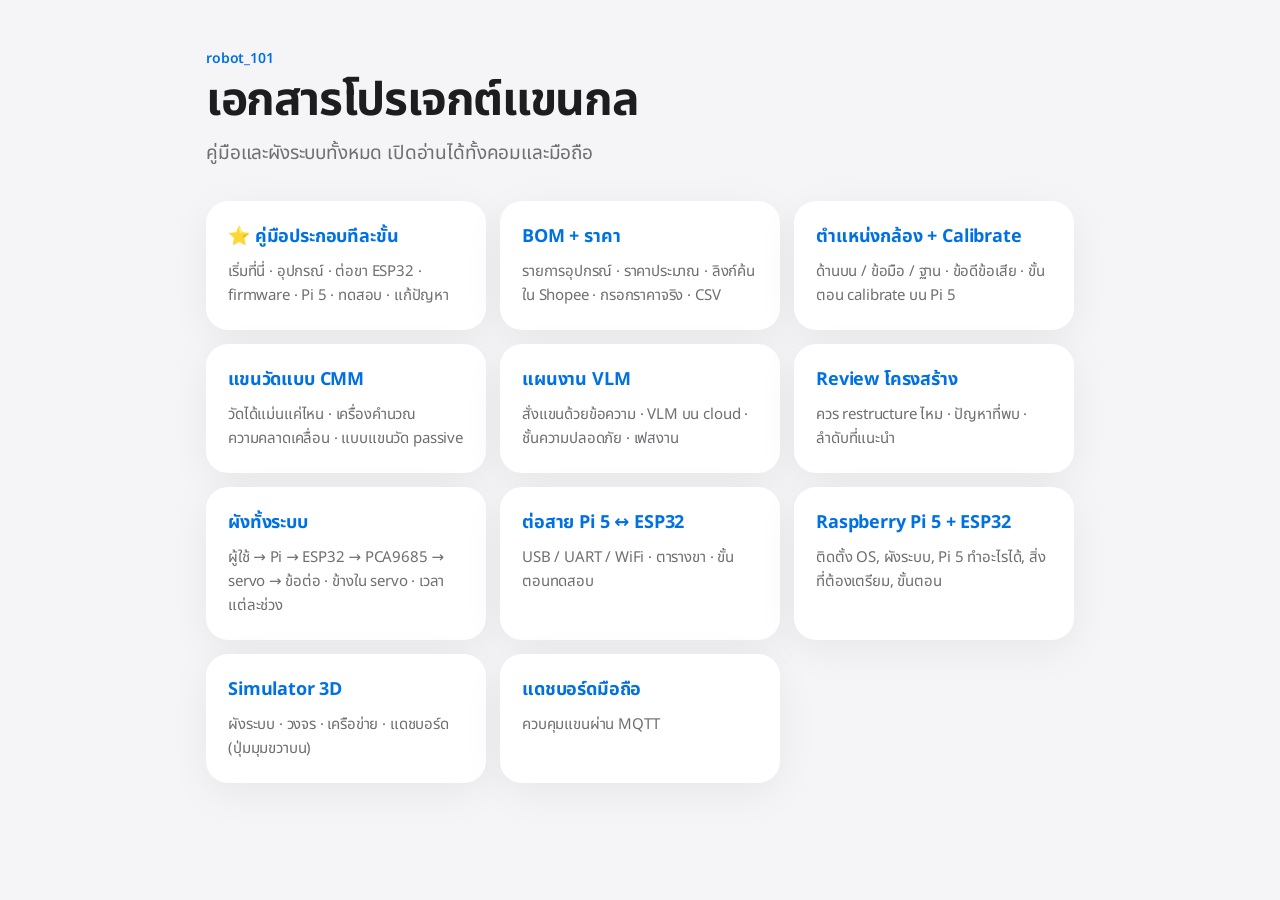
<file: sim/docs/index.html>
<!doctype html>
<html lang="th">
<head>
<meta charset="utf-8">
<meta name="viewport" content="width=device-width,initial-scale=1">
<title>Robot Arm Docs</title>
<link rel="preconnect" href="https://fonts.googleapis.com">
<link href="https://fonts.googleapis.com/css2?family=Noto+Sans+Thai:wght@400;600;700&display=swap" rel="stylesheet">
<link rel="stylesheet" href="docs.css">
</head>
<body>
<main>
  <p class="eyebrow">robot_101</p>
  <h1>เอกสารโปรเจกต์แขนกล</h1>
  <p class="lede">คู่มือและผังระบบทั้งหมด เปิดอ่านได้ทั้งคอมและมือถือ</p>
  <div class="grid">
    <a class="card" href="build-guide.html"><h3>⭐ คู่มือประกอบทีละขั้น</h3><p>เริ่มที่นี่ · อุปกรณ์ · ต่อขา ESP32 · firmware · Pi 5 · ทดสอบ · แก้ปัญหา</p></a>
    <a class="card" href="bom.html"><h3>BOM + ราคา</h3><p>รายการอุปกรณ์ · ราคาประมาณ · ลิงก์ค้นใน Shopee · กรอกราคาจริง · CSV</p></a>
    <a class="card" href="camera.html"><h3>ตำแหน่งกล้อง + Calibrate</h3><p>ด้านบน / ข้อมือ / ฐาน · ข้อดีข้อเสีย · ขั้นตอน calibrate บน Pi 5</p></a>
    <a class="card" href="cmm.html"><h3>แขนวัดแบบ CMM</h3><p>วัดได้แม่นแค่ไหน · เครื่องคำนวณความคลาดเคลื่อน · แบบแขนวัด passive</p></a>
    <a class="card" href="vlm-plan.html"><h3>แผนงาน VLM</h3><p>สั่งแขนด้วยข้อความ · VLM บน cloud · ชั้นความปลอดภัย · เฟสงาน</p></a>
    <a class="card" href="review.html"><h3>Review โครงสร้าง</h3><p>ควร restructure ไหม · ปัญหาที่พบ · ลำดับที่แนะนำ</p></a>
    <a class="card" href="system.html"><h3>ผังทั้งระบบ</h3><p>ผู้ใช้ → Pi → ESP32 → PCA9685 → servo → ข้อต่อ · ข้างใน servo · เวลาแต่ละช่วง</p></a>
    <a class="card" href="pi-wiring.html"><h3>ต่อสาย Pi 5 ↔ ESP32</h3><p>USB / UART / WiFi · ตารางขา · ขั้นตอนทดสอบ</p></a>
    <a class="card" href="raspberry-pi.html"><h3>Raspberry Pi 5 + ESP32</h3><p>ติดตั้ง OS, ผังระบบ, Pi 5 ทำอะไรได้, สิ่งที่ต้องเตรียม, ขั้นตอน</p></a>
    <a class="card" href="../index.html"><h3>Simulator 3D</h3><p>ผังระบบ · วงจร · เครือข่าย · แดชบอร์ด (ปุ่มมุมขวาบน)</p></a>
    <a class="card" href="../remote.html"><h3>แดชบอร์ดมือถือ</h3><p>ควบคุมแขนผ่าน MQTT</p></a>
  </div>
</main>
</body>
</html>
</file>
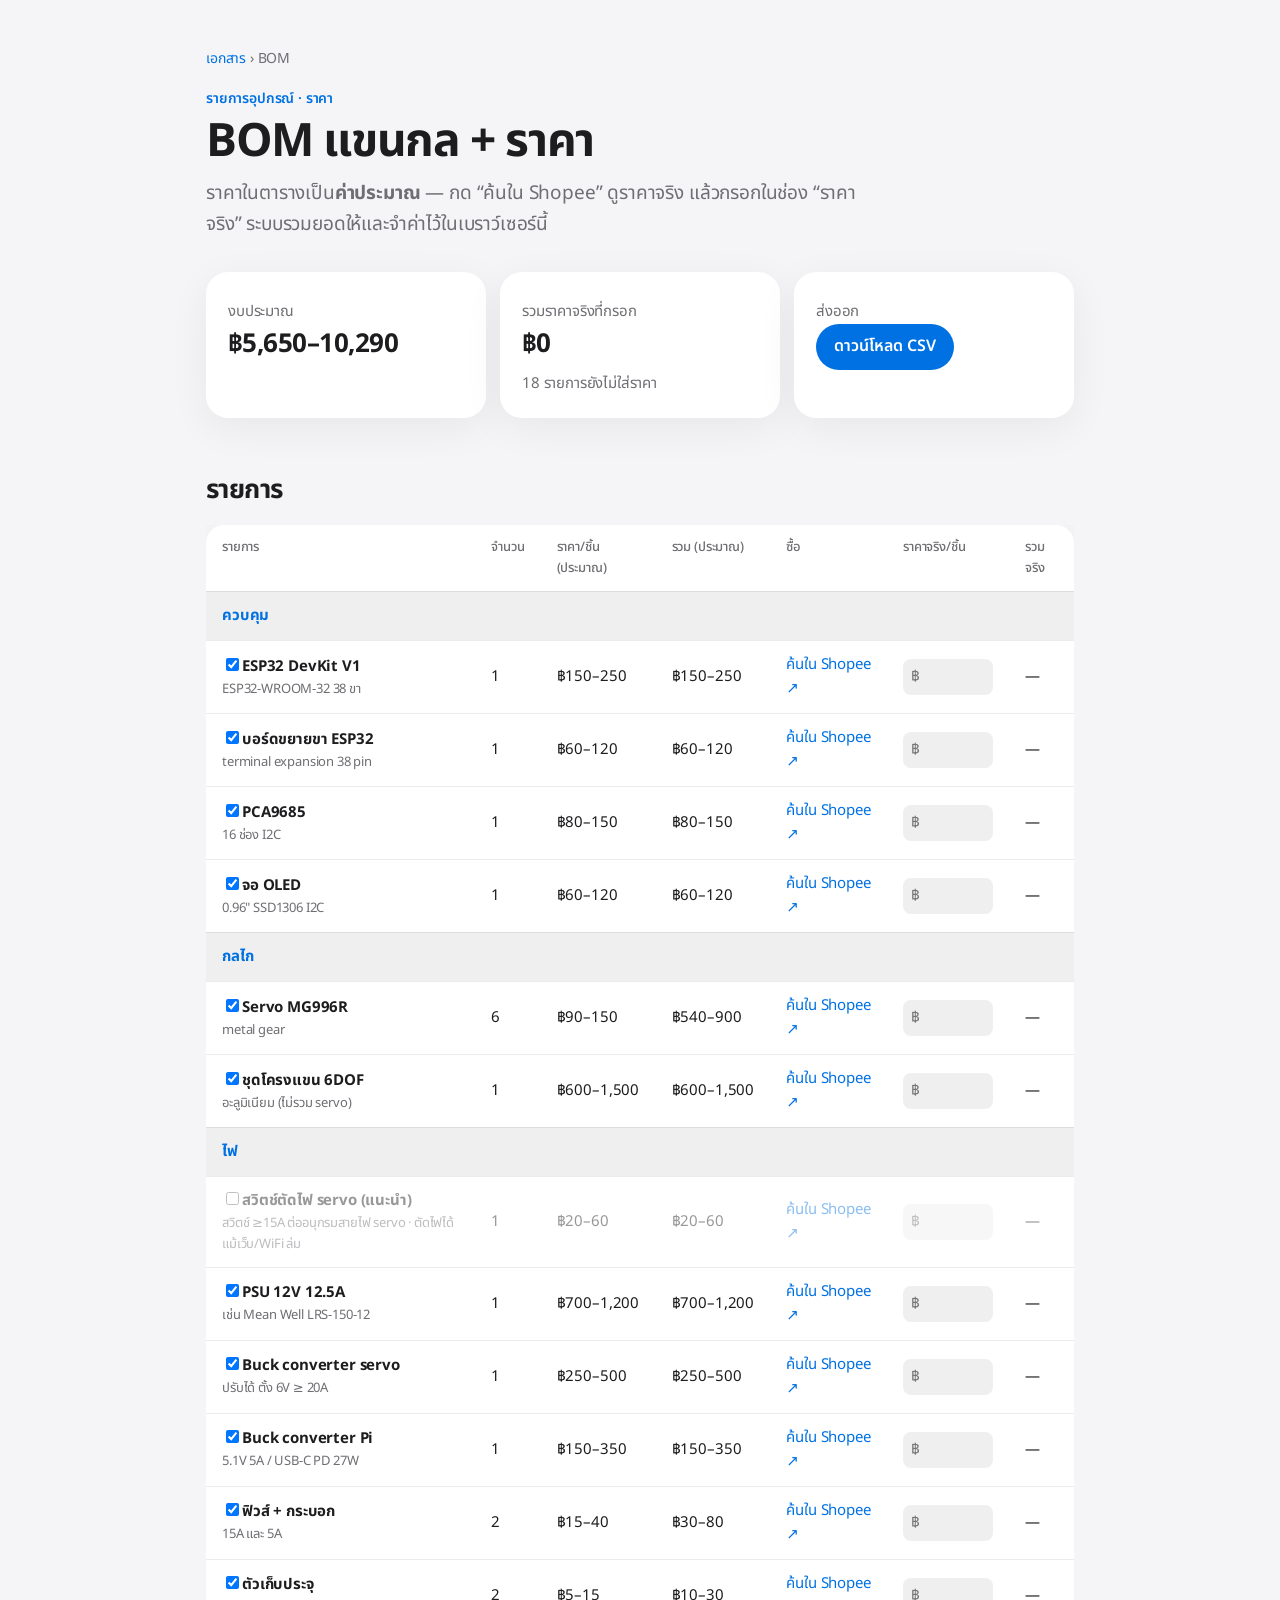
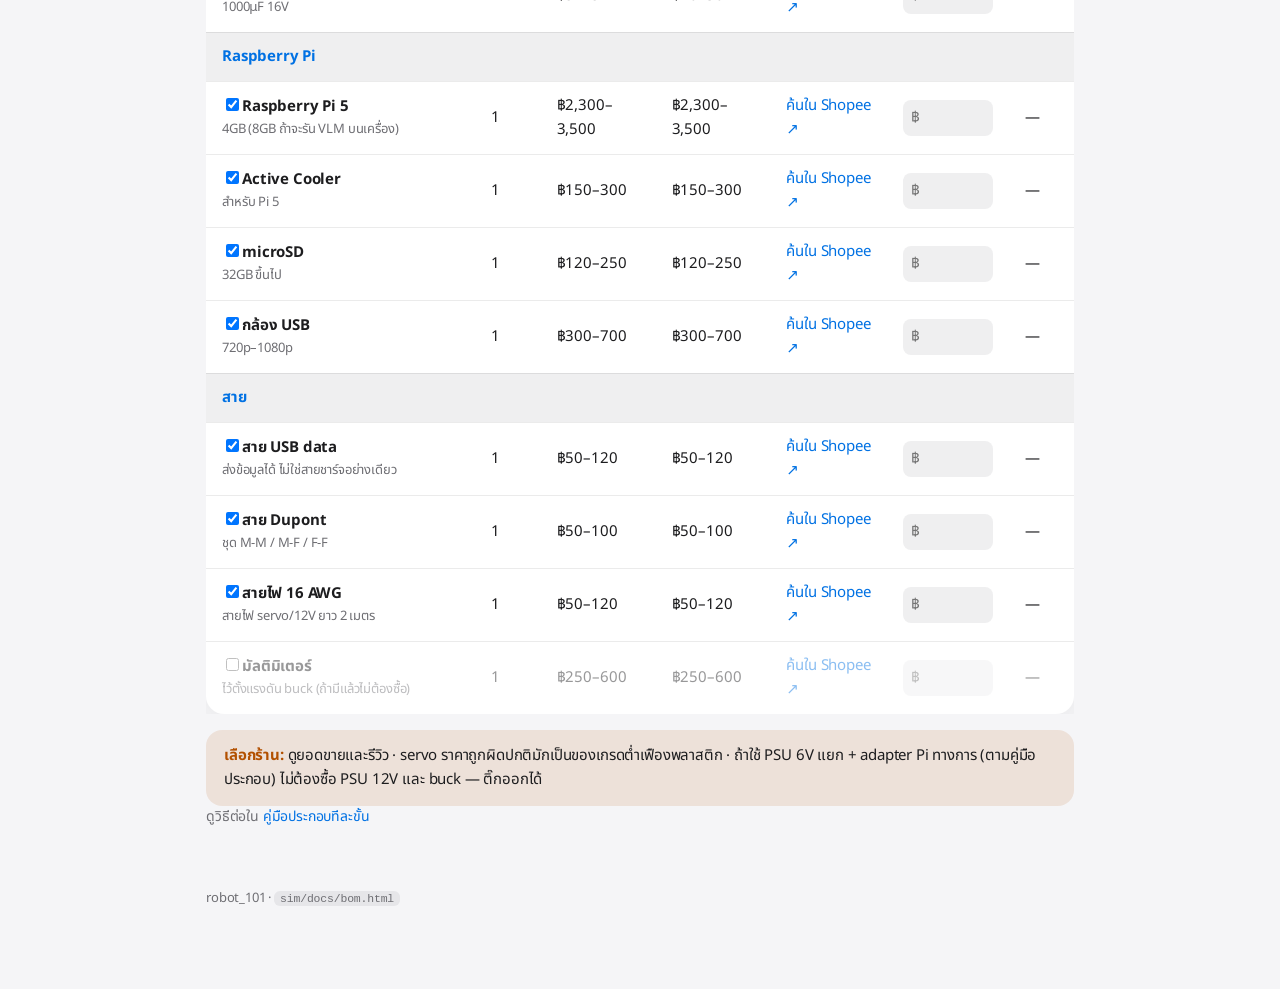
<file: sim/docs/bom.html>
<!DOCTYPE html>
<html lang="th">
<head>
    <meta charset="UTF-8">
    <meta name="viewport" content="width=device-width, initial-scale=1.0">
    <title>Bill of Materials</title>
    <link rel="preconnect" href="https://fonts.googleapis.com">
    <link rel="preconnect" href="https://fonts.gstatic.com" crossorigin>
    <link href="https://fonts.googleapis.com/css2?family=Noto+Sans+Thai:wght@400;600;700&display=swap" rel="stylesheet">
    <link rel="stylesheet" href="docs.css">
    <style>
        table.bom td{vertical-align:middle}
        table.bom .spec{color:var(--muted);font-size:13px}
        table.bom tr.grp td{font-weight:700;color:var(--accent);background:var(--fill)}
        table.bom tr.off{opacity:.45}
        table.bom input.price{width:90px;font:inherit;padding:6px 8px;border:0;border-radius:8px;background:var(--fill);color:var(--text)}
        .tot{font-size:26px;font-weight:700;letter-spacing:-.02em}
        .wrap{overflow-x:auto}
        button.dl{font:inherit;font-weight:600;border:0;border-radius:999px;padding:10px 18px;background:var(--accent);color:#fff;cursor:pointer}
    </style>
</head>
<body>
    <main>
        <div class="crumb"><a href="index.html">เอกสาร</a> › BOM</div>
        <p class="eyebrow">รายการอุปกรณ์ · ราคา</p>
        <h1>BOM แขนกล + ราคา</h1>
        <p class="lede">ราคาในตารางเป็น<b>ค่าประมาณ</b> — กด “ค้นใน Shopee” ดูราคาจริง แล้วกรอกในช่อง “ราคาจริง” ระบบรวมยอดให้และจำค่าไว้ในเบราว์เซอร์นี้</p>

        <div class="grid">
            <div class="card">
                <p>งบประมาณ</p>
                <div class="tot" id="totEst">—</div>
            </div>
            <div class="card">
                <p>รวมราคาจริงที่กรอก</p>
                <div class="tot" id="totActual">฿0</div>
                <p id="missing"></p>
            </div>
            <div class="card">
                <p>ส่งออก</p>
                <button class="dl" id="csv" type="button">ดาวน์โหลด CSV</button>
            </div>
        </div>

        <h2>รายการ</h2>
        <div class="wrap">
            <table class="bom">
                <thead>
                    <tr>
                        <th>รายการ</th>
                        <th>จำนวน</th>
                        <th>ราคา/ชิ้น (ประมาณ)</th>
                        <th>รวม (ประมาณ)</th>
                        <th>ซื้อ</th>
                        <th>ราคาจริง/ชิ้น</th>
                        <th>รวมจริง</th>
                    </tr>
                </thead>
                <tbody id="bomBody"></tbody>
            </table>
        </div>

        <div class="note">
            <b>เลือกร้าน:</b> ดูยอดขายและรีวิว · servo ราคาถูกผิดปกติมักเป็นของเกรดต่ำเฟืองพลาสติก · ถ้าใช้ PSU 6V แยก + adapter Pi ทางการ (ตามคู่มือประกอบ) ไม่ต้องซื้อ PSU 12V และ buck — ติ๊กออกได้
        </div>

        <p class="lede" style="font-size:14px">ดูวิธีต่อใน <a href="build-guide.html">คู่มือประกอบทีละขั้น</a></p>

        <footer>robot_101 · <code>sim/docs/bom.html</code></footer>
    </main>

    <script src="bom.js"></script>
</body>
</html>
</file>
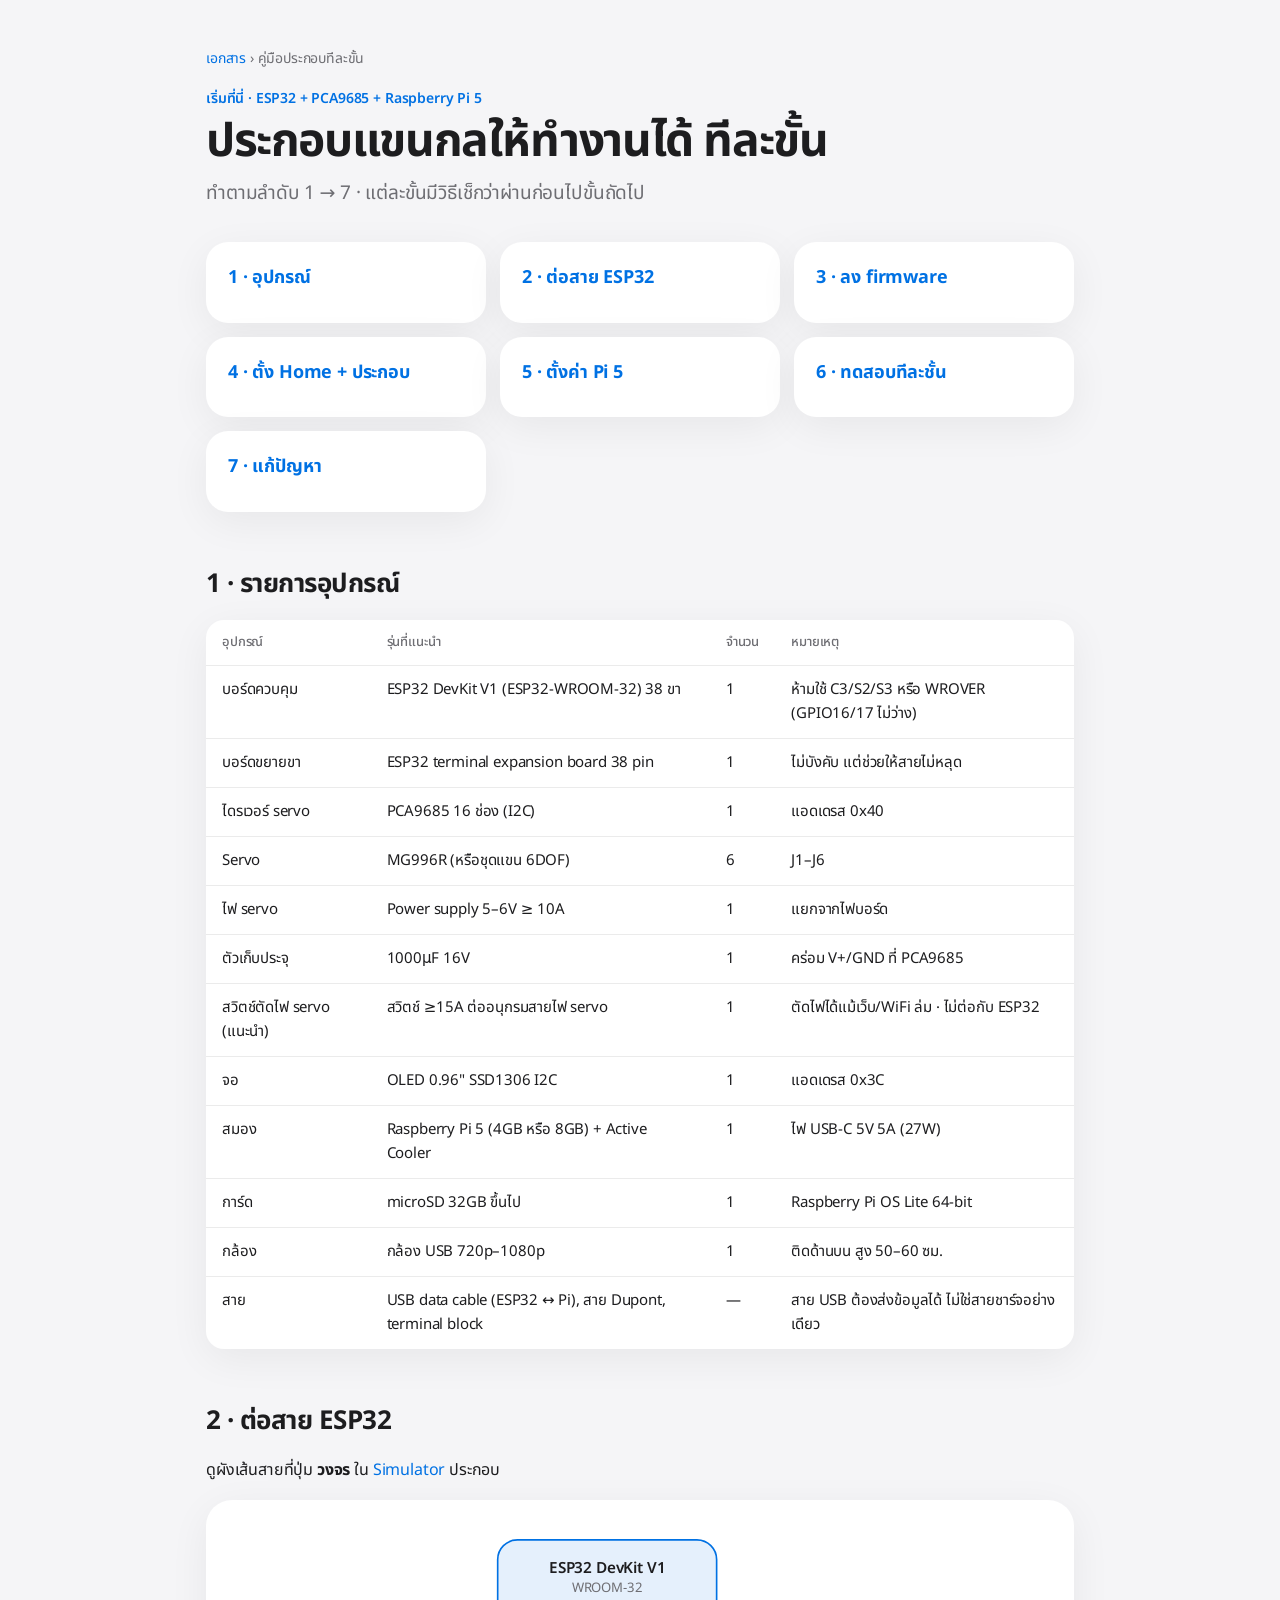
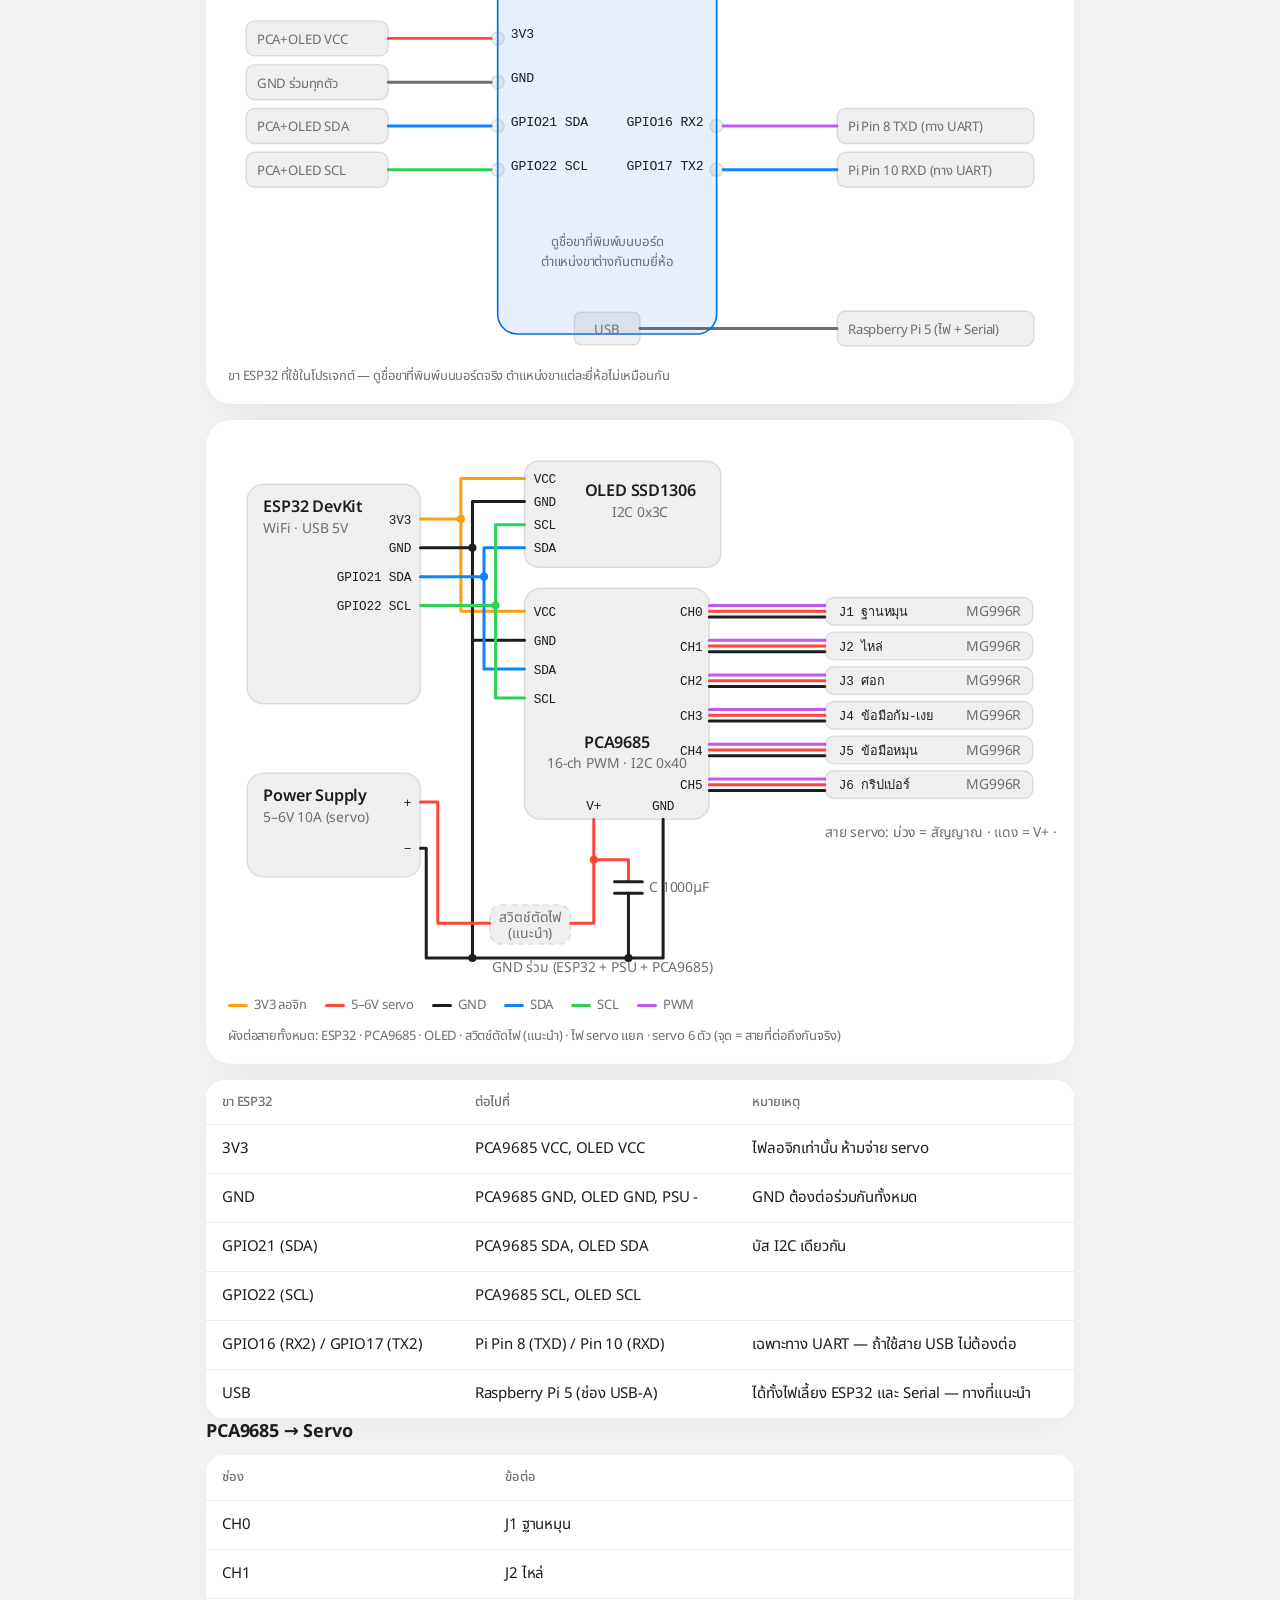
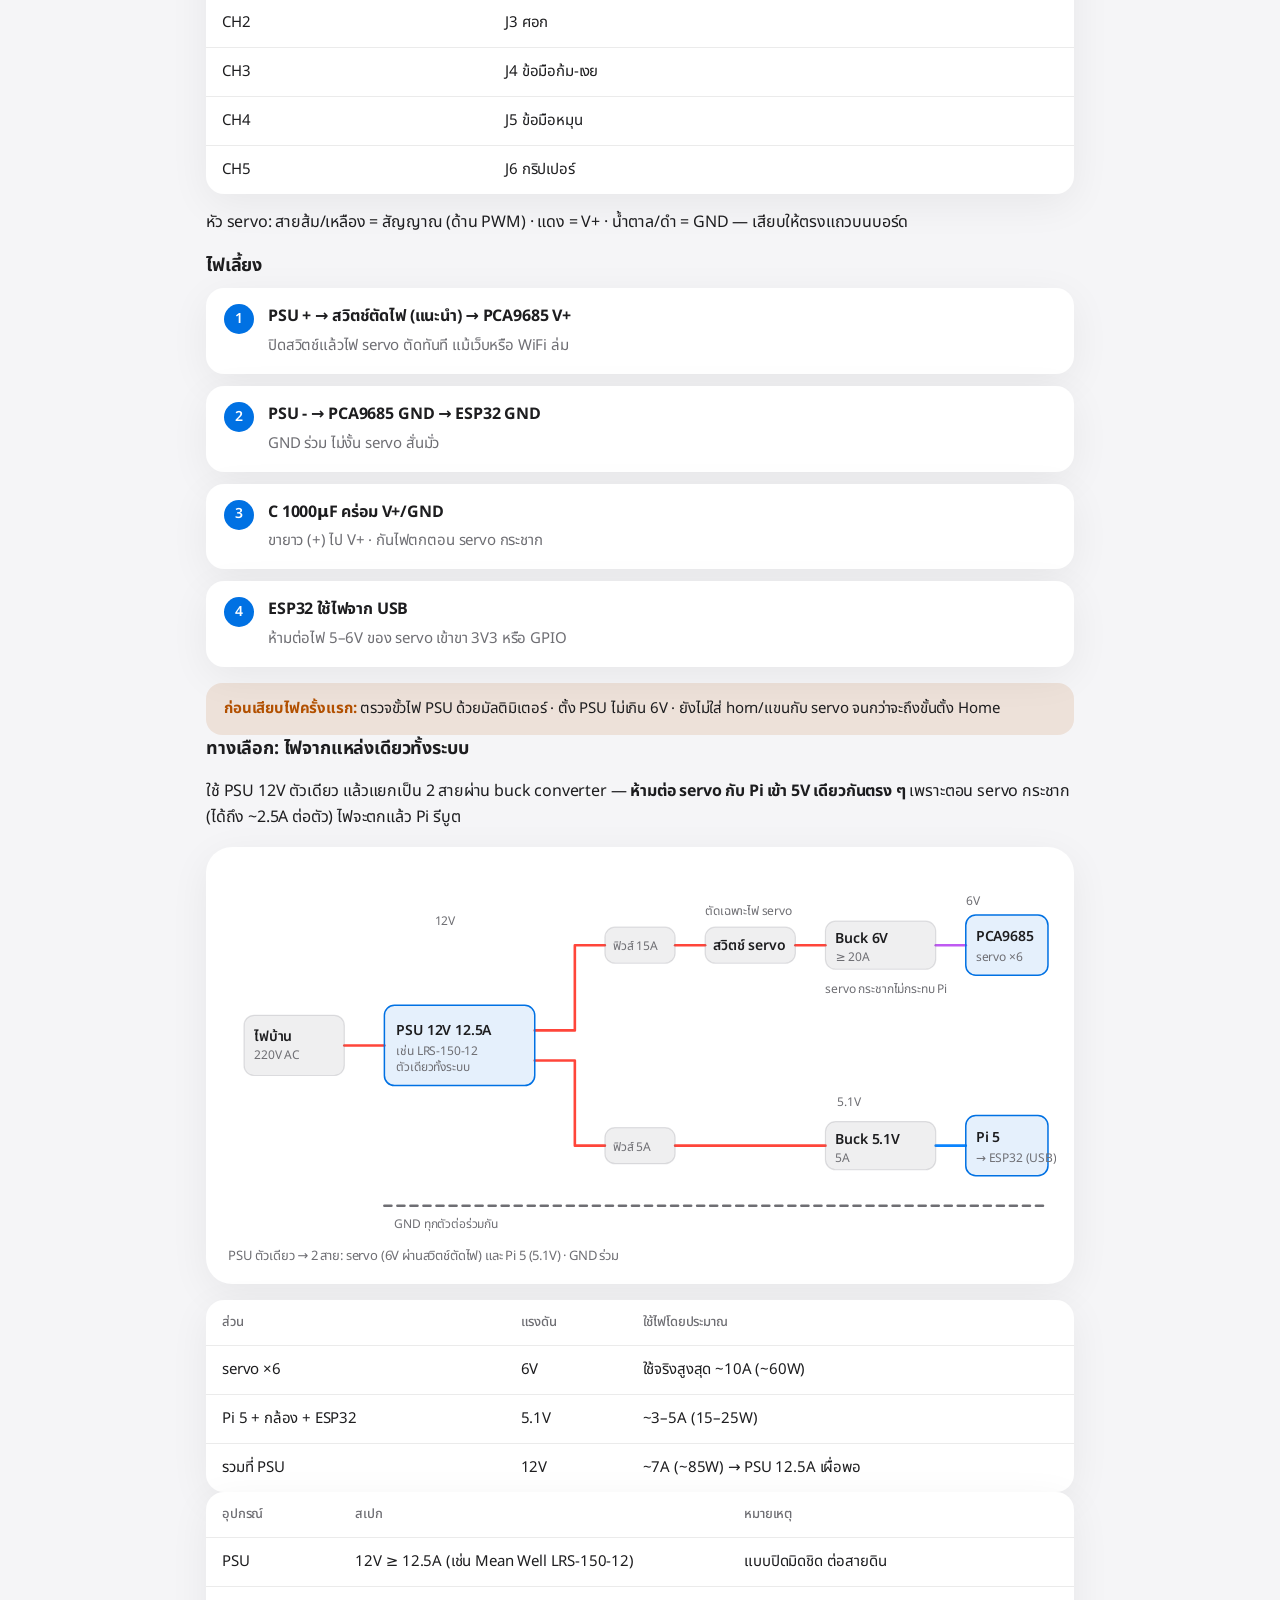
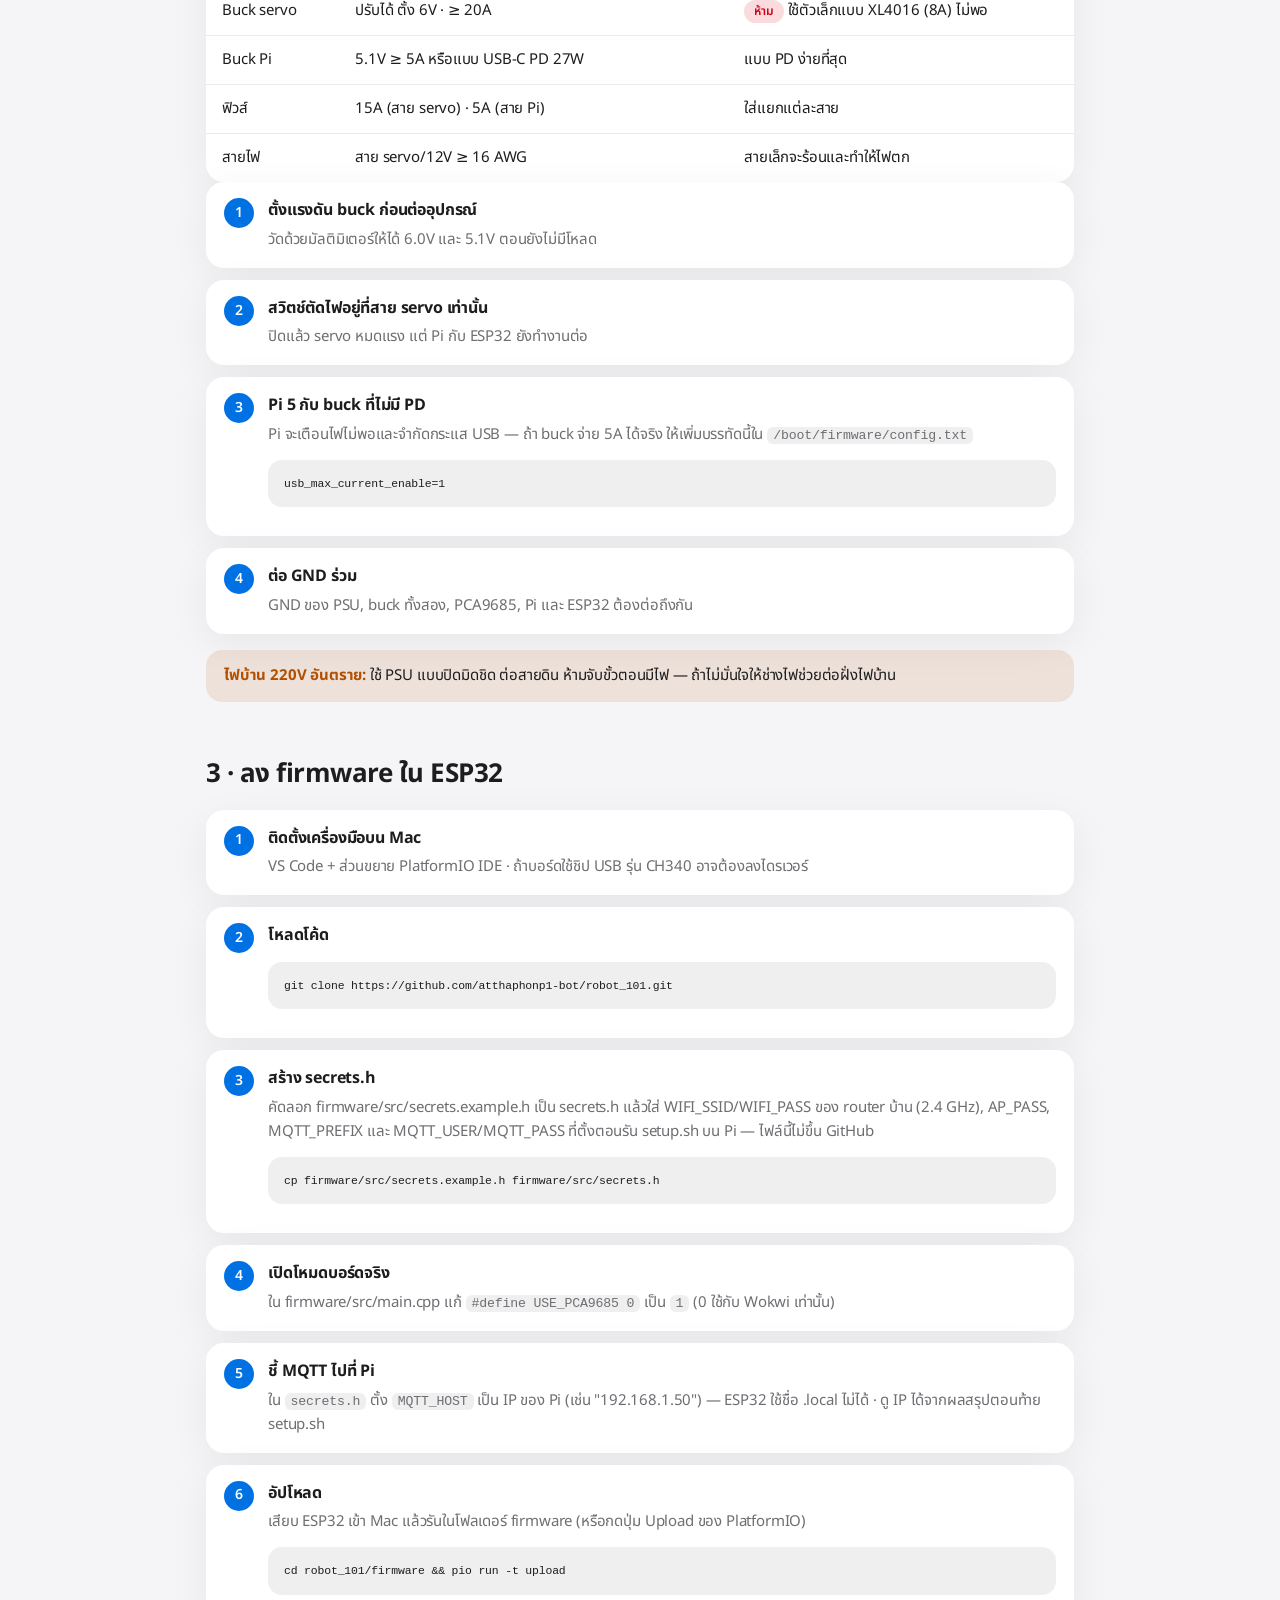
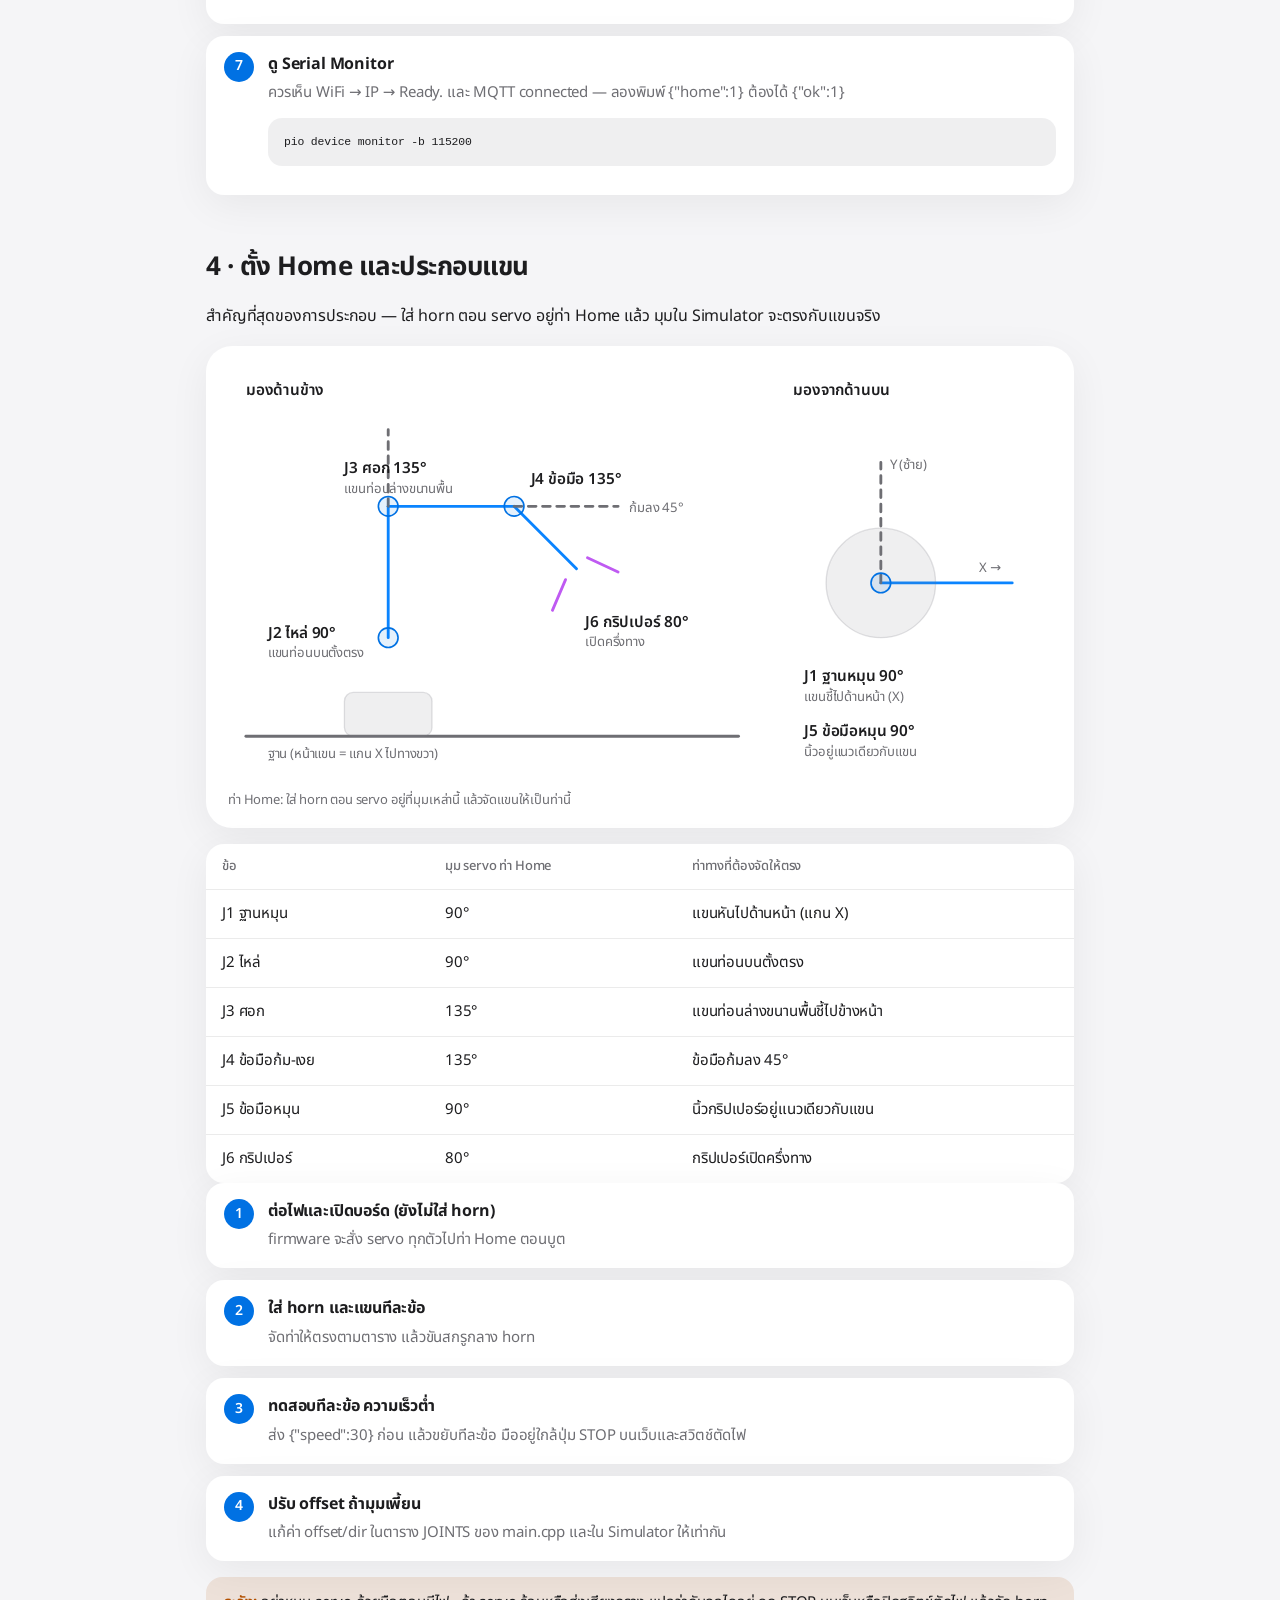
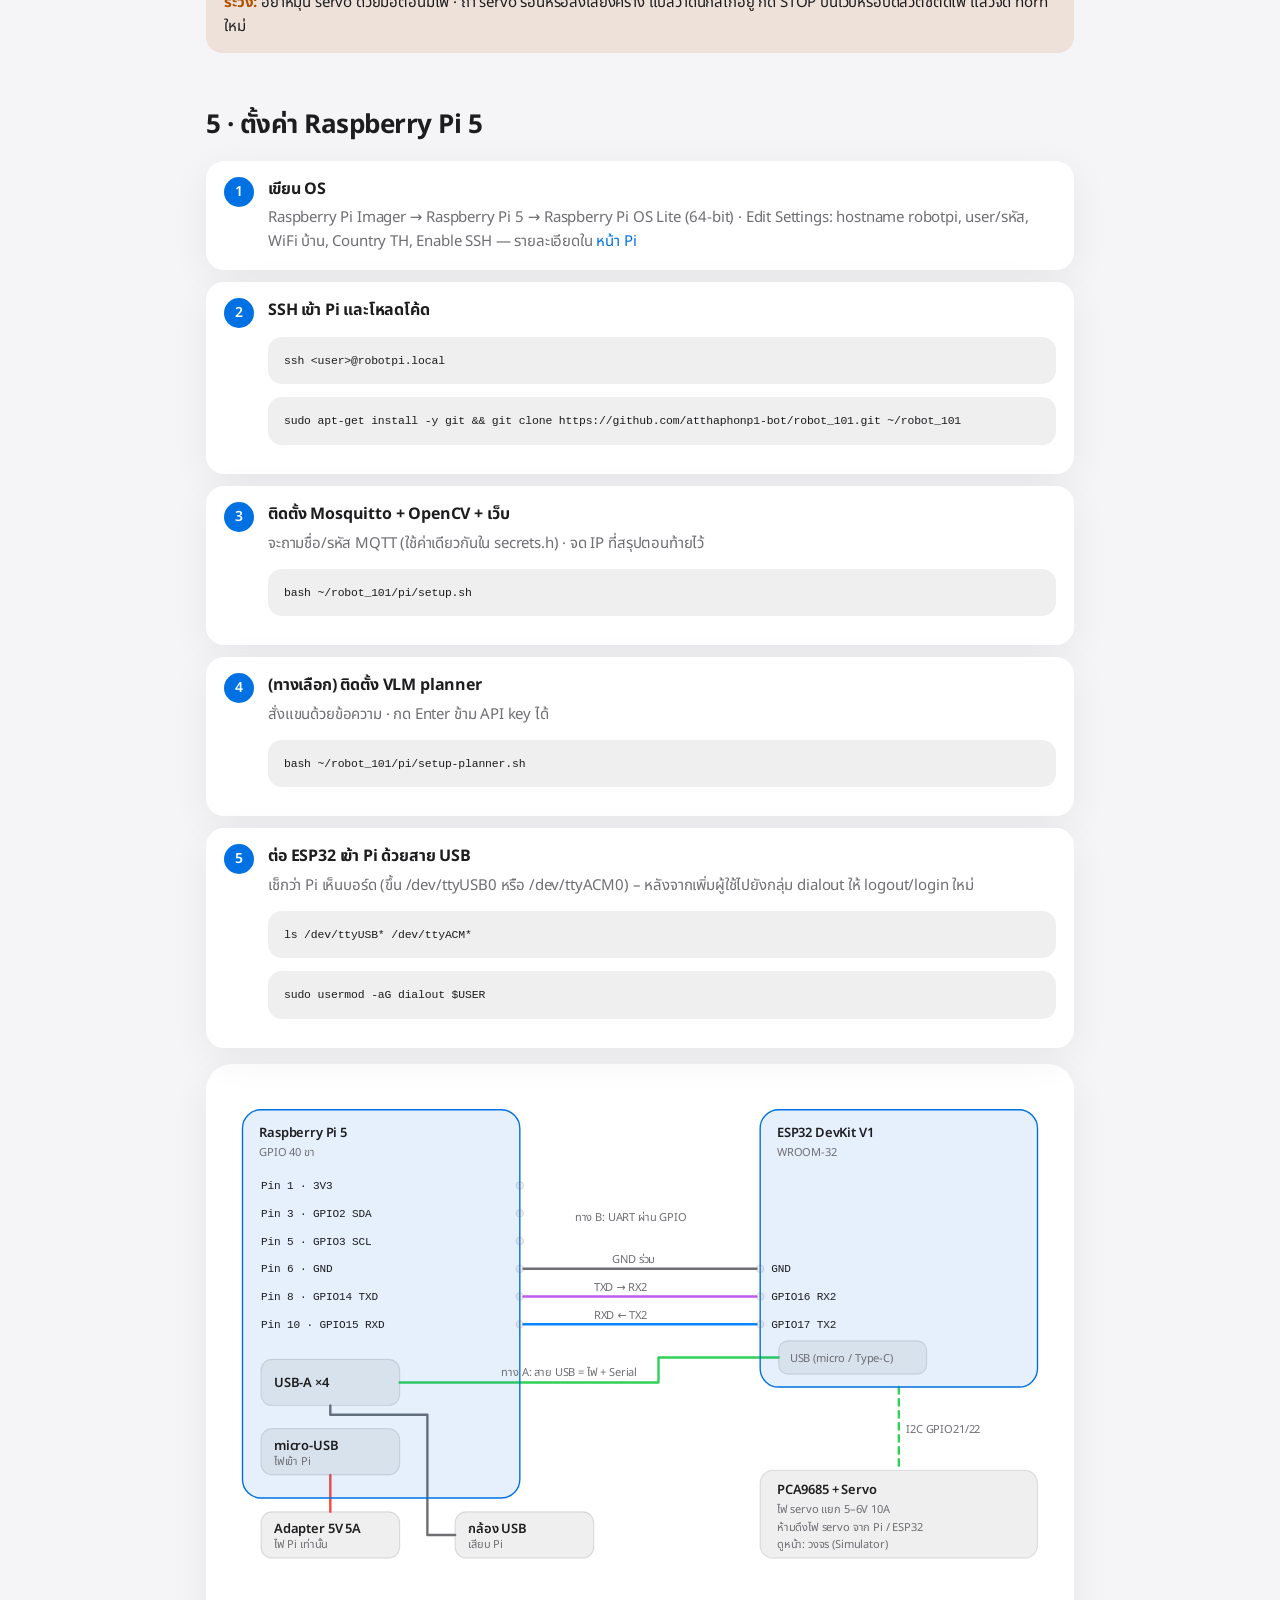
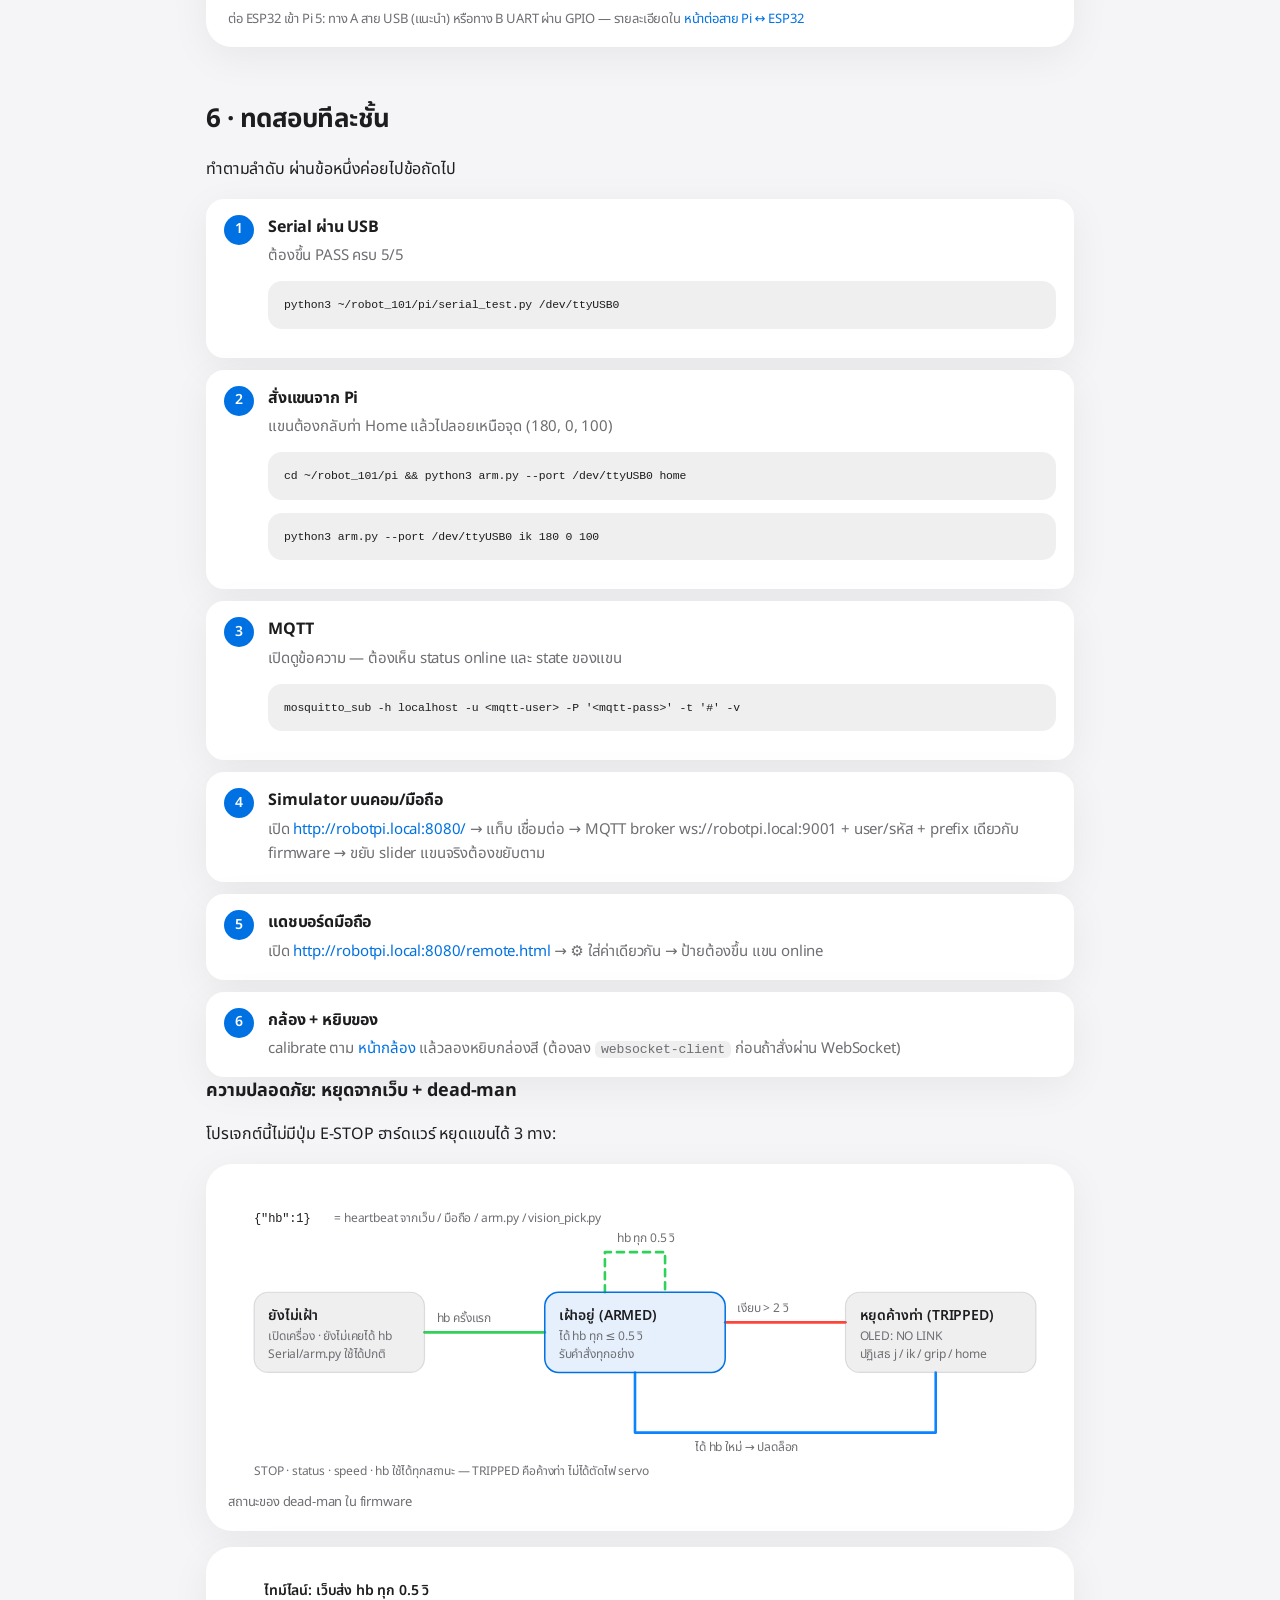
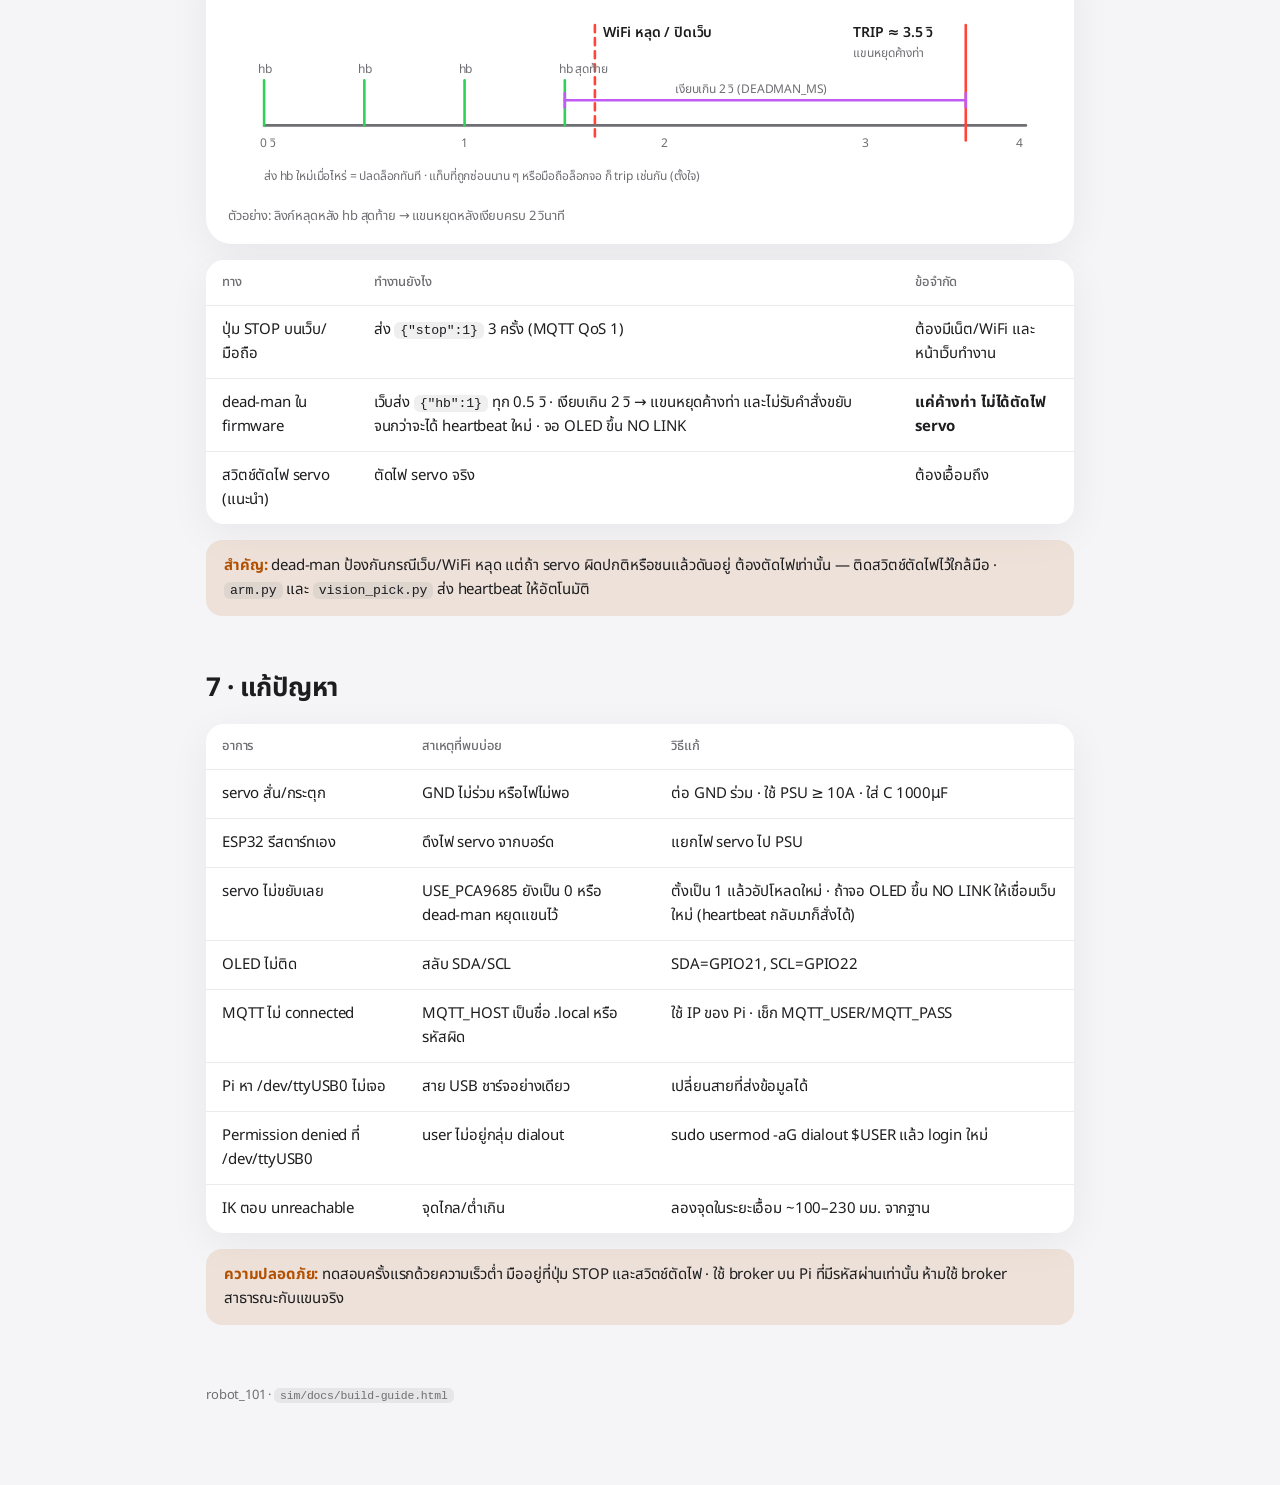
<file: sim/docs/build-guide.html>
<!doctype html>
<html lang="th">
<head>
<meta charset="utf-8">
<meta name="viewport" content="width=device-width,initial-scale=1">
<title>Build Guide</title>
<link rel="preconnect" href="https://fonts.googleapis.com">
<link href="https://fonts.googleapis.com/css2?family=Noto+Sans+Thai:wght@400;600;700&display=swap" rel="stylesheet">
<link rel="stylesheet" href="docs.css">
<style>
  .diagram .pin { fill: var(--text); font: 11px var(--mono); }
  .w.c-3v3 { stroke: #ff9f0a; } .w.c-pwr { stroke: var(--c-red); } .w.c-gnd { stroke: var(--text); }
  .w.c-sda { stroke: var(--c-blue); } .w.c-scl { stroke: var(--c-green); } .w.c-pwm { stroke: var(--c-purple); } .w.c-sig { stroke: #64d2ff; }
  .diagram .dot { stroke: none; }
</style>
</head>
<body>
<main>
  <div class="crumb"><a href="index.html">เอกสาร</a> › คู่มือประกอบทีละขั้น</div>
  <p class="eyebrow">เริ่มที่นี่ · ESP32 + PCA9685 + Raspberry Pi 5</p>
  <h1>ประกอบแขนกลให้ทำงานได้ ทีละขั้น</h1>
  <p class="lede">ทำตามลำดับ 1 → 7 · แต่ละขั้นมีวิธีเช็กว่าผ่านก่อนไปขั้นถัดไป</p>
  <div class="grid">
    <a class="card" href="#parts"><h3>1 · อุปกรณ์</h3></a>
    <a class="card" href="#wiring"><h3>2 · ต่อสาย ESP32</h3></a>
    <a class="card" href="#firmware"><h3>3 · ลง firmware</h3></a>
    <a class="card" href="#home"><h3>4 · ตั้ง Home + ประกอบ</h3></a>
    <a class="card" href="#pi"><h3>5 · ตั้งค่า Pi 5</h3></a>
    <a class="card" href="#test"><h3>6 · ทดสอบทีละชั้น</h3></a>
    <a class="card" href="#trouble"><h3>7 · แก้ปัญหา</h3></a>
  </div>

<h2 id="parts">1 · รายการอุปกรณ์</h2>
<table>
  <thead>
    <tr>
      <th>อุปกรณ์</th>
      <th>รุ่นที่แนะนำ</th>
      <th>จำนวน</th>
      <th>หมายเหตุ</th>
    </tr>
  </thead>
  <tbody>
    <tr>
      <td>บอร์ดควบคุม</td>
      <td>ESP32 DevKit V1 (ESP32-WROOM-32) 38 ขา</td>
      <td>1</td>
      <td>ห้ามใช้ C3/S2/S3 หรือ WROVER (GPIO16/17 ไม่ว่าง)</td>
    </tr>
    <tr>
      <td>บอร์ดขยายขา</td>
      <td>ESP32 terminal expansion board 38 pin</td>
      <td>1</td>
      <td>ไม่บังคับ แต่ช่วยให้สายไม่หลุด</td>
    </tr>
    <tr>
      <td>ไดรเวอร์ servo</td>
      <td>PCA9685 16 ช่อง (I2C)</td>
      <td>1</td>
      <td>แอดเดรส 0x40</td>
    </tr>
    <tr>
      <td>Servo</td>
      <td>MG996R (หรือชุดแขน 6DOF)</td>
      <td>6</td>
      <td>J1–J6</td>
    </tr>
    <tr>
      <td>ไฟ servo</td>
      <td>Power supply 5–6V ≥ 10A</td>
      <td>1</td>
      <td>แยกจากไฟบอร์ด</td>
    </tr>
    <tr>
      <td>ตัวเก็บประจุ</td>
      <td>1000µF 16V</td>
      <td>1</td>
      <td>คร่อม V+/GND ที่ PCA9685</td>
    </tr>
    <tr>
      <td>สวิตช์ตัดไฟ servo (แนะนำ)</td>
      <td>สวิตช์ ≥15A ต่ออนุกรมสายไฟ servo</td>
      <td>1</td>
      <td>ตัดไฟได้แม้เว็บ/WiFi ล่ม · ไม่ต่อกับ ESP32</td>
    </tr>
    <tr>
      <td>จอ</td>
      <td>OLED 0.96" SSD1306 I2C</td>
      <td>1</td>
      <td>แอดเดรส 0x3C</td>
    </tr>
    <tr>
      <td>สมอง</td>
      <td>Raspberry Pi 5 (4GB หรือ 8GB) + Active Cooler</td>
      <td>1</td>
      <td>ไฟ USB-C 5V 5A (27W)</td>
    </tr>
    <tr>
      <td>การ์ด</td>
      <td>microSD 32GB ขึ้นไป</td>
      <td>1</td>
      <td>Raspberry Pi OS Lite 64-bit</td>
    </tr>
    <tr>
      <td>กล้อง</td>
      <td>กล้อง USB 720p–1080p</td>
      <td>1</td>
      <td>ติดด้านบน สูง 50–60 ซม.</td>
    </tr>
    <tr>
      <td>สาย</td>
      <td>USB data cable (ESP32 ↔ Pi), สาย Dupont, terminal block</td>
      <td>—</td>
      <td>สาย USB ต้องส่งข้อมูลได้ ไม่ใช่สายชาร์จอย่างเดียว</td>
    </tr>
  </tbody>
</table>

<h2 id="wiring">2 · ต่อสาย ESP32</h2>
<p>ดูผังเส้นสายที่ปุ่ม <b>วงจร</b> ใน <a href="../index.html">Simulator</a> ประกอบ</p>
  <figure class="diagram" style="margin:16px 0">
    <svg viewBox="0 0 760 400" role="img" aria-label="ขา ESP32 ที่ใช้ในโปรเจกต์และต่อไปที่ไหน">
  <!-- Paths -->
  <path class="w red" d="M244 110H150"/>
  <path class="w gray" d="M244 150H150"/>
  <path class="w blue" d="M244 190H150"/>
  <path class="w green" d="M244 230H150"/>
  <path class="w purple" d="M456 190H560"/>
  <path class="w blue" d="M456 230H560"/>
  <path class="w gray" d="M380 375H560"/>
  <!-- Shapes -->
  <rect class="blk-hi" x="250" y="20" width="200" height="360" rx="18"/>
  <rect class="blk" x="320" y="360" width="60" height="30" rx="6"/>
  <circle class="blk" cx="250" cy="110" r="6"/>
  <circle class="blk" cx="250" cy="150" r="6"/>
  <circle class="blk" cx="250" cy="190" r="6"/>
  <circle class="blk" cx="250" cy="230" r="6"/>
  <circle class="blk" cx="450" cy="190" r="6"/>
  <circle class="blk" cx="450" cy="230" r="6"/>
  <rect class="blk" x="20" y="94" width="130" height="32" rx="8"/>
  <rect class="blk" x="20" y="134" width="130" height="32" rx="8"/>
  <rect class="blk" x="20" y="174" width="130" height="32" rx="8"/>
  <rect class="blk" x="20" y="214" width="130" height="32" rx="8"/>
  <rect class="blk" x="560" y="174" width="180" height="32" rx="8"/>
  <rect class="blk" x="560" y="214" width="180" height="32" rx="8"/>
  <rect class="blk" x="560" y="359" width="180" height="32" rx="8"/>
  <!-- Texts -->
  <text class="t" x="350" y="50" text-anchor="middle">ESP32 DevKit V1</text>
  <text class="s" x="350" y="68" text-anchor="middle">WROOM-32</text>
  <text class="s" x="350" y="380" text-anchor="middle">USB</text>
  <text class="m" x="262" y="110">3V3</text>
  <text class="m" x="262" y="150">GND</text>
  <text class="m" x="262" y="190">GPIO21 SDA</text>
  <text class="m" x="262" y="230">GPIO22 SCL</text>
  <text class="s" x="30" y="115">PCA+OLED VCC</text>
  <text class="s" x="30" y="155">GND ร่วมทุกตัว</text>
  <text class="s" x="30" y="195">PCA+OLED SDA</text>
  <text class="s" x="30" y="235">PCA+OLED SCL</text>
  <text class="m" x="438" y="190" text-anchor="end">GPIO16 RX2</text>
  <text class="m" x="438" y="230" text-anchor="end">GPIO17 TX2</text>
  <text class="s" x="570" y="195">Pi Pin 8 TXD (ทาง UART)</text>
  <text class="s" x="570" y="235">Pi Pin 10 RXD (ทาง UART)</text>
  <text class="s" x="570" y="380">Raspberry Pi 5 (ไฟ + Serial)</text>
  <text class="s" x="350" y="300" text-anchor="middle">ดูชื่อขาที่พิมพ์บนบอร์ด</text>
  <text class="s" x="350" y="318" text-anchor="middle">ตำแหน่งขาต่างกันตามยี่ห้อ</text>
</svg>
    <p class="s" style="margin:10px 4px 0;color:var(--muted);font-size:13px">ขา ESP32 ที่ใช้ในโปรเจกต์ — ดูชื่อขาที่พิมพ์บนบอร์ดจริง ตำแหน่งขาแต่ละยี่ห้อไม่เหมือนกัน</p>
  </figure>
  <figure class="diagram" style="margin:16px 0">
    <svg viewBox="0 0 720 470" role="img" aria-label="แผนผังต่อสาย ESP32, PCA9685, OLED, สวิตช์ตัดไฟ servo, Power supply และ Servo 6 ตัว">
  <!-- ESP32 -->
  <rect class="blk" x="20" y="40" width="150" height="190" rx="14"/>
  <text class="t" x="34" y="64">ESP32 DevKit</text><text class="s" x="34" y="82">WiFi · USB 5V</text>
  <text class="pin" x="162" y="74" text-anchor="end">3V3</text><text class="pin" x="162" y="99" text-anchor="end">GND</text>
  <text class="pin" x="162" y="124" text-anchor="end">GPIO21 SDA</text><text class="pin" x="162" y="149" text-anchor="end">GPIO22 SCL</text>
  
  <!-- OLED -->
  <rect class="blk" x="260" y="20" width="170" height="92" rx="12"/>
  <text class="t" x="360" y="50" text-anchor="middle">OLED SSD1306</text><text class="s" x="360" y="68" text-anchor="middle">I2C 0x3C</text>
  <text class="pin" x="268" y="39">VCC</text><text class="pin" x="268" y="59">GND</text>
  <text class="pin" x="268" y="79">SCL</text><text class="pin" x="268" y="99">SDA</text>
  <!-- PCA9685 -->
  <rect class="blk" x="260" y="130" width="160" height="200" rx="14"/>
  <text class="t" x="340" y="268" text-anchor="middle">PCA9685</text><text class="s" x="340" y="286" text-anchor="middle">16-ch PWM · I2C 0x40</text>
  <text class="pin" x="268" y="154">VCC</text><text class="pin" x="268" y="179">GND</text>
  <text class="pin" x="268" y="204">SDA</text><text class="pin" x="268" y="229">SCL</text>
  <text class="pin" x="320" y="322" text-anchor="middle">V+</text><text class="pin" x="380" y="322" text-anchor="middle">GND</text>
  <!-- PSU -->
  <rect class="blk" x="20" y="290" width="150" height="90" rx="14"/>
  <text class="t" x="34" y="314">Power Supply</text><text class="s" x="34" y="332">5–6V 10A (servo)</text>
  <text class="pin" x="162" y="319" text-anchor="end">+</text><text class="pin" x="162" y="359" text-anchor="end">−</text>
  <!-- optional servo power kill switch -->
  <rect class="blk" x="230" y="404" width="70" height="34" rx="10" stroke-dasharray="5 4"/>
  <text class="s" x="265" y="419" text-anchor="middle">สวิตช์ตัดไฟ</text><text class="s" x="265" y="433" text-anchor="middle">(แนะนำ)</text>

  <!-- I2C + logic power (3V3) -->
  <path class="w c-3v3" d="M170 70H205V35H260M205 70V150H260"/>
  <path class="w c-gnd" d="M170 95H215V55H260M215 95V175H260M215 175V450"/>
  <path class="w c-sda" d="M170 120H225V95H260M225 120V200H260"/>
  <path class="w c-scl" d="M170 145H235V75H260M235 145V225H260"/>
  <!-- servo power through the optional kill switch + capacitor -->
  <path class="w c-pwr" d="M170 315H185V420H230M300 420H320V330M320 365H350V384"/>
  <path class="w c-gnd" d="M170 355H175V450H380V330M350 394V450"/>
  <path class="w c-gnd" d="M338 384H362M338 394H362"/>
  <text class="s" x="368" y="393">C 1000µF</text>
  <g class="dot"><circle cx="205" cy="70" r="3.5" fill="#ff9f0a"/><circle cx="215" cy="95" r="3.5" fill="currentColor"/>
    <circle cx="225" cy="120" r="3.5" fill="#0a84ff"/><circle cx="235" cy="145" r="3.5" fill="#30d158"/>
    <circle cx="320" cy="365" r="3.5" fill="#ff453a"/><circle cx="215" cy="450" r="3.5" fill="currentColor"/><circle cx="350" cy="450" r="3.5" fill="currentColor"/></g>
  <text class="s" x="232" y="462">GND ร่วม (ESP32 + PSU + PCA9685)</text>
  <text class="pin" x="414" y="154" text-anchor="end">CH0</text><path class="w c-pwm" d="M420 145H520"/><path class="w c-pwr" d="M420 150H520"/><path class="w c-gnd" d="M420 155H520"/><rect class="blk" x="520" y="138" width="180" height="24" rx="8"/><text class="pin" x="532" y="154">J1 ฐานหมุน</text><text class="s" x="690" y="154" text-anchor="end">MG996R</text><text class="pin" x="414" y="184" text-anchor="end">CH1</text><path class="w c-pwm" d="M420 175H520"/><path class="w c-pwr" d="M420 180H520"/><path class="w c-gnd" d="M420 185H520"/><rect class="blk" x="520" y="168" width="180" height="24" rx="8"/><text class="pin" x="532" y="184">J2 ไหล่</text><text class="s" x="690" y="184" text-anchor="end">MG996R</text><text class="pin" x="414" y="214" text-anchor="end">CH2</text><path class="w c-pwm" d="M420 205H520"/><path class="w c-pwr" d="M420 210H520"/><path class="w c-gnd" d="M420 215H520"/><rect class="blk" x="520" y="198" width="180" height="24" rx="8"/><text class="pin" x="532" y="214">J3 ศอก</text><text class="s" x="690" y="214" text-anchor="end">MG996R</text><text class="pin" x="414" y="244" text-anchor="end">CH3</text><path class="w c-pwm" d="M420 235H520"/><path class="w c-pwr" d="M420 240H520"/><path class="w c-gnd" d="M420 245H520"/><rect class="blk" x="520" y="228" width="180" height="24" rx="8"/><text class="pin" x="532" y="244">J4 ข้อมือก้ม-เงย</text><text class="s" x="690" y="244" text-anchor="end">MG996R</text><text class="pin" x="414" y="274" text-anchor="end">CH4</text><path class="w c-pwm" d="M420 265H520"/><path class="w c-pwr" d="M420 270H520"/><path class="w c-gnd" d="M420 275H520"/><rect class="blk" x="520" y="258" width="180" height="24" rx="8"/><text class="pin" x="532" y="274">J5 ข้อมือหมุน</text><text class="s" x="690" y="274" text-anchor="end">MG996R</text><text class="pin" x="414" y="304" text-anchor="end">CH5</text><path class="w c-pwm" d="M420 295H520"/><path class="w c-pwr" d="M420 300H520"/><path class="w c-gnd" d="M420 305H520"/><rect class="blk" x="520" y="288" width="180" height="24" rx="8"/><text class="pin" x="532" y="304">J6 กริปเปอร์</text><text class="s" x="690" y="304" text-anchor="end">MG996R</text>
  <text class="s" x="520" y="345">สาย servo: ม่วง = สัญญาณ · แดง = V+ · ดำ = GND</text>
</svg>
    <div class="legend">
      <span><i style="background:#ff9f0a"></i>3V3 ลอจิก</span><span><i style="background:#ff453a"></i>5–6V servo</span>
      <span><i style="background:var(--text)"></i>GND</span><span><i style="background:#0a84ff"></i>SDA</span>
      <span><i style="background:#30d158"></i>SCL</span><span><i style="background:#bf5af2"></i>PWM</span>
    </div>
    <p class="s" style="margin:10px 4px 0;color:var(--muted);font-size:13px">ผังต่อสายทั้งหมด: ESP32 · PCA9685 · OLED · สวิตช์ตัดไฟ (แนะนำ) · ไฟ servo แยก · servo 6 ตัว (จุด = สายที่ต่อถึงกันจริง)</p>
  </figure>

<table>
  <thead>
    <tr>
      <th>ขา ESP32</th>
      <th>ต่อไปที่</th>
      <th>หมายเหตุ</th>
    </tr>
  </thead>
  <tbody>
    <tr>
      <td>3V3</td>
      <td>PCA9685 VCC, OLED VCC</td>
      <td>ไฟลอจิกเท่านั้น ห้ามจ่าย servo</td>
    </tr>
    <tr>
      <td>GND</td>
      <td>PCA9685 GND, OLED GND, PSU −</td>
      <td>GND ต้องต่อร่วมกันทั้งหมด</td>
    </tr>
    <tr>
      <td>GPIO21 (SDA)</td>
      <td>PCA9685 SDA, OLED SDA</td>
      <td>บัส I2C เดียวกัน</td>
    </tr>
    <tr>
      <td>GPIO22 (SCL)</td>
      <td>PCA9685 SCL, OLED SCL</td>
      <td></td>
    </tr>
    <tr>
      <td>GPIO16 (RX2) / GPIO17 (TX2)</td>
      <td>Pi Pin 8 (TXD) / Pin 10 (RXD)</td>
      <td>เฉพาะทาง UART — ถ้าใช้สาย USB ไม่ต้องต่อ</td>
    </tr>
    <tr>
      <td>USB</td>
      <td>Raspberry Pi 5 (ช่อง USB-A)</td>
      <td>ได้ทั้งไฟเลี้ยง ESP32 และ Serial — ทางที่แนะนำ</td>
    </tr>
  </tbody>
</table>

<h3>PCA9685 → Servo</h3>
<table>
  <thead>
    <tr>
      <th>ช่อง</th>
      <th>ข้อต่อ</th>
    </tr>
  </thead>
  <tbody>
    <tr>
      <td>CH0</td>
      <td>J1 ฐานหมุน</td>
    </tr>
    <tr>
      <td>CH1</td>
      <td>J2 ไหล่</td>
    </tr>
    <tr>
      <td>CH2</td>
      <td>J3 ศอก</td>
    </tr>
    <tr>
      <td>CH3</td>
      <td>J4 ข้อมือก้ม-เงย</td>
    </tr>
    <tr>
      <td>CH4</td>
      <td>J5 ข้อมือหมุน</td>
    </tr>
    <tr>
      <td>CH5</td>
      <td>J6 กริปเปอร์</td>
    </tr>
  </tbody>
</table>
<p>หัว servo: สายส้ม/เหลือง = สัญญาณ (ด้าน PWM) · แดง = V+ · น้ำตาล/ดำ = GND — เสียบให้ตรงแถวบนบอร์ด</p>

<h3>ไฟเลี้ยง</h3>
<ol class="steps">
  <li>
    <b>PSU + → สวิตช์ตัดไฟ (แนะนำ) → PCA9685 V+</b>
    <p>ปิดสวิตช์แล้วไฟ servo ตัดทันที แม้เว็บหรือ WiFi ล่ม</p>
  </li>
  <li>
    <b>PSU − → PCA9685 GND → ESP32 GND</b>
    <p>GND ร่วม ไม่งั้น servo สั่นมั่ว</p>
  </li>
  <li>
    <b>C 1000µF คร่อม V+/GND</b>
    <p>ขายาว (+) ไป V+ · กันไฟตกตอน servo กระชาก</p>
  </li>
  <li>
    <b>ESP32 ใช้ไฟจาก USB</b>
    <p>ห้ามต่อไฟ 5–6V ของ servo เข้าขา 3V3 หรือ GPIO</p>
  </li>
</ol>

<div class="note"><b>ก่อนเสียบไฟครั้งแรก:</b> ตรวจขั้วไฟ PSU ด้วยมัลติมิเตอร์ · ตั้ง PSU ไม่เกิน 6V · ยังไม่ใส่ horn/แขนกับ servo จนกว่าจะถึงขั้นตั้ง Home</div>
<h3 id="power-single">ทางเลือก: ไฟจากแหล่งเดียวทั้งระบบ</h3>
<p>ใช้ PSU 12V ตัวเดียว แล้วแยกเป็น 2 สายผ่าน buck converter — <b>ห้ามต่อ servo กับ Pi เข้า 5V เดียวกันตรง ๆ</b> เพราะตอน servo กระชาก (ได้ถึง ~2.5A ต่อตัว) ไฟจะตกแล้ว Pi รีบูต</p>
<figure class="diagram" style="margin:16px 0">
    <svg viewBox="0 0 830 370" role="img" aria-label="ผังไฟจากแหล่งเดียว: PSU 12V แยกเป็น buck 6V ผ่านสวิตช์ตัดไฟไป servo และ buck 5.1V ไป Raspberry Pi 5">
  <path class="w red" d="M120 180H160"/>
  <path class="w red" d="M310 165H350V80H380"/>
  <path class="w red" d="M450 80H480"/>
  <path class="w red" d="M570 80H600"/>
  <path class="w purple" d="M710 80H740"/>
  <path class="w red" d="M310 195H350V280H380"/>
  <path class="w red" d="M450 280H600"/>
  <path class="w blue" d="M710 280H740"/>
  <path class="w gray dash" d="M160 340H820"/>

  <rect class="blk" x="20" y="150" width="100" height="60" rx="10"/>
  <rect class="blk-hi" x="160" y="140" width="150" height="80" rx="10"/>
  <rect class="blk" x="380" y="62" width="70" height="36" rx="10"/>
  <rect class="blk" x="480" y="62" width="90" height="36" rx="10"/>
  <rect class="blk" x="600" y="56" width="110" height="48" rx="10"/>
  <rect class="blk-hi" x="740" y="50" width="82" height="60" rx="10"/>
  <rect class="blk" x="380" y="262" width="70" height="36" rx="10"/>
  <rect class="blk" x="600" y="256" width="110" height="48" rx="10"/>
  <rect class="blk-hi" x="740" y="250" width="82" height="60" rx="10"/>

  <text class="t" x="30" y="176">ไฟบ้าน</text>
  <text class="s" x="30" y="194">220V AC</text>
  <text class="t" x="172" y="170">PSU 12V 12.5A</text>
  <text class="s" x="172" y="190">เช่น LRS-150-12</text>
  <text class="s" x="172" y="206">ตัวเดียวทั้งระบบ</text>
  <text class="s" x="388" y="85">ฟิวส์ 15A</text>
  <text class="t" x="488" y="85">สวิตช์ servo</text>
  <text class="t" x="610" y="78">Buck 6V</text>
  <text class="s" x="610" y="96">≥ 20A</text>
  <text class="t" x="750" y="76">PCA9685</text>
  <text class="s" x="750" y="96">servo ×6</text>
  <text class="s" x="388" y="285">ฟิวส์ 5A</text>
  <text class="t" x="610" y="278">Buck 5.1V</text>
  <text class="s" x="610" y="296">5A</text>
  <text class="t" x="750" y="276">Pi 5</text>
  <text class="s" x="750" y="296">→ ESP32 (USB)</text>
  <text class="s" x="480" y="50">ตัดเฉพาะไฟ servo</text>
  <text class="s" x="600" y="128">servo กระชากไม่กระทบ Pi</text>
  <text class="s" x="170" y="362">GND ทุกตัวต่อร่วมกัน</text>
  <text class="s" x="210" y="60">12V</text>
  <text class="s" x="612" y="240">5.1V</text>
  <text class="s" x="740" y="40">6V</text>
</svg>
    <p style="margin:10px 4px 0;color:var(--muted);font-size:13px">PSU ตัวเดียว → 2 สาย: servo (6V ผ่านสวิตช์ตัดไฟ) และ Pi 5 (5.1V) · GND ร่วม</p>
  </figure>

<table>
  <tr>
    <th>ส่วน</th>
    <th>แรงดัน</th>
    <th>ใช้ไฟโดยประมาณ</th>
  </tr>
  <tr>
    <td>servo ×6</td>
    <td>6V</td>
    <td>ใช้จริงสูงสุด ~10A (~60W)</td>
  </tr>
  <tr>
    <td>Pi 5 + กล้อง + ESP32</td>
    <td>5.1V</td>
    <td>~3–5A (15–25W)</td>
  </tr>
  <tr>
    <td>รวมที่ PSU</td>
    <td>12V</td>
    <td>~7A (~85W) → PSU 12.5A เผื่อพอ</td>
  </tr>
</table>

<table>
  <tr>
    <th>อุปกรณ์</th>
    <th>สเปก</th>
    <th>หมายเหตุ</th>
  </tr>
  <tr>
    <td>PSU</td>
    <td>12V ≥ 12.5A (เช่น Mean Well LRS-150-12)</td>
    <td>แบบปิดมิดชิด ต่อสายดิน</td>
  </tr>
  <tr>
    <td>Buck servo</td>
    <td>ปรับได้ ตั้ง 6V · ≥ 20A</td>
    <td><span class="tag bad">ห้าม</span> ใช้ตัวเล็กแบบ XL4016 (8A) ไม่พอ</td>
  </tr>
  <tr>
    <td>Buck Pi</td>
    <td>5.1V ≥ 5A หรือแบบ USB-C PD 27W</td>
    <td>แบบ PD ง่ายที่สุด</td>
  </tr>
  <tr>
    <td>ฟิวส์</td>
    <td>15A (สาย servo) · 5A (สาย Pi)</td>
    <td>ใส่แยกแต่ละสาย</td>
  </tr>
  <tr>
    <td>สายไฟ</td>
    <td>สาย servo/12V ≥ 16 AWG</td>
    <td>สายเล็กจะร้อนและทำให้ไฟตก</td>
  </tr>
</table>

<ol class="steps">
  <li><b>ตั้งแรงดัน buck ก่อนต่ออุปกรณ์</b><p>วัดด้วยมัลติมิเตอร์ให้ได้ 6.0V และ 5.1V ตอนยังไม่มีโหลด</p></li>
  <li><b>สวิตช์ตัดไฟอยู่ที่สาย servo เท่านั้น</b><p>ปิดแล้ว servo หมดแรง แต่ Pi กับ ESP32 ยังทำงานต่อ</p></li>
  <li><b>Pi 5 กับ buck ที่ไม่มี PD</b><p>Pi จะเตือนไฟไม่พอและจำกัดกระแส USB — ถ้า buck จ่าย 5A ได้จริง ให้เพิ่มบรรทัดนี้ใน <code>/boot/firmware/config.txt</code></p><pre><code>usb_max_current_enable=1</code></pre></li>
  <li><b>ต่อ GND ร่วม</b><p>GND ของ PSU, buck ทั้งสอง, PCA9685, Pi และ ESP32 ต้องต่อถึงกัน</p></li>
</ol>

<div class="note"><b>ไฟบ้าน 220V อันตราย:</b> ใช้ PSU แบบปิดมิดชิด ต่อสายดิน ห้ามจับขั้วตอนมีไฟ — ถ้าไม่มั่นใจให้ช่างไฟช่วยต่อฝั่งไฟบ้าน</div>

<h2 id="firmware">3 · ลง firmware ใน ESP32</h2>
<ol class="steps">
  <li><b>ติดตั้งเครื่องมือบน Mac</b><p>VS Code + ส่วนขยาย PlatformIO IDE · ถ้าบอร์ดใช้ชิป USB รุ่น CH340 อาจต้องลงไดรเวอร์</p></li>
  <li><b>โหลดโค้ด</b><p></p><pre><code>git clone https://github.com/atthaphonp1-bot/robot_101.git</code></pre></li>
  <li><b>สร้าง secrets.h</b><p>คัดลอก firmware/src/secrets.example.h เป็น secrets.h แล้วใส่ WIFI_SSID/WIFI_PASS ของ router บ้าน (2.4 GHz), AP_PASS, MQTT_PREFIX และ MQTT_USER/MQTT_PASS ที่ตั้งตอนรัน setup.sh บน Pi — ไฟล์นี้ไม่ขึ้น GitHub</p><pre><code>cp firmware/src/secrets.example.h firmware/src/secrets.h</code></pre></li>
  <li><b>เปิดโหมดบอร์ดจริง</b><p>ใน firmware/src/main.cpp แก้ <code>#define USE_PCA9685 0</code> เป็น <code>1</code> (0 ใช้กับ Wokwi เท่านั้น)</p></li>
  <li><b>ชี้ MQTT ไปที่ Pi</b><p>ใน <code>secrets.h</code> ตั้ง <code>MQTT_HOST</code> เป็น IP ของ Pi (เช่น "192.168.1.50") — ESP32 ใช้ชื่อ .local ไม่ได้ · ดู IP ได้จากผลสรุปตอนท้าย setup.sh</p></li>
  <li><b>อัปโหลด</b><p>เสียบ ESP32 เข้า Mac แล้วรันในโฟลเดอร์ firmware (หรือกดปุ่ม Upload ของ PlatformIO)</p><pre><code>cd robot_101/firmware &amp;&amp; pio run -t upload</code></pre></li>
  <li><b>ดู Serial Monitor</b><p>ควรเห็น WiFi → IP → Ready. และ MQTT connected — ลองพิมพ์ {"home":1} ต้องได้ {"ok":1}</p><pre><code>pio device monitor -b 115200</code></pre></li>
</ol>

<h2 id="home">4 · ตั้ง Home และประกอบแขน</h2>
<p>สำคัญที่สุดของการประกอบ — ใส่ horn ตอน servo อยู่ท่า Home แล้ว มุมใน Simulator จะตรงกับแขนจริง</p>
  <figure class="diagram" style="margin:16px 0">
    <svg viewBox="0 0 760 380" role="img" aria-label="ท่า Home ของแขน มองจากด้านข้างและด้านบน พร้อมมุม servo ทุกข้อ">
  <!-- Paths -->
  <path class="w gray" d="M20 340H470"/>
  <path class="w blue" d="M150 250V130"/>
  <path class="w blue" d="M150 130H265"/>
  <path class="w blue" d="M265 130L322 187"/>
  <path class="w purple" d="M312 197L300 225"/>
  <path class="w purple" d="M332 177L360 190"/>
  <path class="w gray dash" d="M150 130V60"/>
  <path class="w gray dash" d="M265 130H360"/>
  <path class="w blue" d="M600 200H720"/>
  <path class="w gray dash" d="M600 200V90"/>
  <!-- Shapes -->
  <rect class="blk" x="110" y="300" width="80" height="40" rx="8"/>
  <circle class="blk-hi" cx="150" cy="250" r="9"/>
  <circle class="blk-hi" cx="150" cy="130" r="9"/>
  <circle class="blk-hi" cx="265" cy="130" r="9"/>
  <circle class="blk" cx="600" cy="200" r="50"/>
  <circle class="blk-hi" cx="600" cy="200" r="9"/>
  <!-- Texts -->
  <text class="t" x="20" y="28">มองด้านข้าง</text>
  <text class="t" x="40" y="250">J2 ไหล่ 90°</text>
  <text class="s" x="40" y="268">แขนท่อนบนตั้งตรง</text>
  <text class="t" x="110" y="100">J3 ศอก 135°</text>
  <text class="s" x="110" y="118">แขนท่อนล่างขนานพื้น</text>
  <text class="t" x="280" y="110">J4 ข้อมือ 135°</text>
  <text class="s" x="370" y="135">ก้มลง 45°</text>
  <text class="t" x="330" y="240">J6 กริปเปอร์ 80°</text>
  <text class="s" x="330" y="258">เปิดครึ่งทาง</text>
  <text class="s" x="40" y="360">ฐาน (หน้าแขน = แกน X ไปทางขวา)</text>
  <text class="t" x="520" y="28">มองจากด้านบน</text>
  <text class="t" x="530" y="290">J1 ฐานหมุน 90°</text>
  <text class="s" x="530" y="308">แขนชี้ไปด้านหน้า (X)</text>
  <text class="s" x="690" y="190">X →</text>
  <text class="s" x="608" y="96">Y (ซ้าย)</text>
  <text class="t" x="530" y="340">J5 ข้อมือหมุน 90°</text>
  <text class="s" x="530" y="358">นิ้วอยู่แนวเดียวกับแขน</text>
</svg>
    <p class="s" style="margin:10px 4px 0;color:var(--muted);font-size:13px">ท่า Home: ใส่ horn ตอน servo อยู่ที่มุมเหล่านี้ แล้วจัดแขนให้เป็นท่านี้</p>
  </figure>

<table>
  <tr><th>ข้อ</th><th>มุม servo ท่า Home</th><th>ท่าทางที่ต้องจัดให้ตรง</th></tr>
  <tr><td>J1 ฐานหมุน</td><td>90°</td><td>แขนหันไปด้านหน้า (แกน X)</td></tr>
  <tr><td>J2 ไหล่</td><td>90°</td><td>แขนท่อนบนตั้งตรง</td></tr>
  <tr><td>J3 ศอก</td><td>135°</td><td>แขนท่อนล่างขนานพื้นชี้ไปข้างหน้า</td></tr>
  <tr><td>J4 ข้อมือก้ม-เงย</td><td>135°</td><td>ข้อมือก้มลง 45°</td></tr>
  <tr><td>J5 ข้อมือหมุน</td><td>90°</td><td>นิ้วกริปเปอร์อยู่แนวเดียวกับแขน</td></tr>
  <tr><td>J6 กริปเปอร์</td><td>80°</td><td>กริปเปอร์เปิดครึ่งทาง</td></tr>
</table>
<ol class="steps">
  <li><b>ต่อไฟและเปิดบอร์ด (ยังไม่ใส่ horn)</b><p>firmware จะสั่ง servo ทุกตัวไปท่า Home ตอนบูต</p></li>
  <li><b>ใส่ horn และแขนทีละข้อ</b><p>จัดท่าให้ตรงตามตาราง แล้วขันสกรูกลาง horn</p></li>
  <li><b>ทดสอบทีละข้อ ความเร็วต่ำ</b><p>ส่ง {"speed":30} ก่อน แล้วขยับทีละข้อ มืออยู่ใกล้ปุ่ม STOP บนเว็บและสวิตช์ตัดไฟ</p></li>
  <li><b>ปรับ offset ถ้ามุมเพี้ยน</b><p>แก้ค่า offset/dir ในตาราง JOINTS ของ main.cpp และใน Simulator ให้เท่ากัน</p></li>
</ol>
<div class="note"><b>ระวัง:</b> อย่าหมุน servo ด้วยมือตอนมีไฟ · ถ้า servo ร้อนหรือส่งเสียงคราง แปลว่าดันกลไกอยู่ กด STOP บนเว็บหรือปิดสวิตช์ตัดไฟ แล้วจัด horn ใหม่</div>
<h2 id="pi">5 · ตั้งค่า Raspberry Pi 5</h2>
<ol class="steps">
  <li>
    <b>เขียน OS</b>
    <p>Raspberry Pi Imager → Raspberry Pi 5 → Raspberry Pi OS Lite (64-bit) · Edit Settings: hostname robotpi, user/รหัส, WiFi บ้าน, Country TH, Enable SSH — รายละเอียดใน <a href="raspberry-pi.html">หน้า Pi</a></p>
  </li>
  <li>
    <b>SSH เข้า Pi และโหลดโค้ด</b>
    <pre><code>ssh &lt;user&gt;@robotpi.local</code></pre>
    <pre><code>sudo apt-get install -y git &amp;&amp; git clone https://github.com/atthaphonp1-bot/robot_101.git ~/robot_101</code></pre>
  </li>
  <li>
    <b>ติดตั้ง Mosquitto + OpenCV + เว็บ</b>
    <p>จะถามชื่อ/รหัส MQTT (ใช้ค่าเดียวกันใน secrets.h) · จด IP ที่สรุปตอนท้ายไว้</p>
    <pre><code>bash ~/robot_101/pi/setup.sh</code></pre>
  </li>
  <li>
    <b>(ทางเลือก) ติดตั้ง VLM planner</b>
    <p>สั่งแขนด้วยข้อความ · กด Enter ข้าม API key ได้</p>
    <pre><code>bash ~/robot_101/pi/setup-planner.sh</code></pre>
  </li>
  <li>
    <b>ต่อ ESP32 เข้า Pi ด้วยสาย USB</b>
    <p>เช็กว่า Pi เห็นบอร์ด (ขึ้น /dev/ttyUSB0 หรือ /dev/ttyACM0) – หลังจากเพิ่มผู้ใช้ไปยังกลุ่ม dialout ให้ logout/login ใหม่</p>
    <pre><code>ls /dev/ttyUSB* /dev/ttyACM*</code></pre>
    <pre><code>sudo usermod -aG dialout $USER</code></pre>
  </li>
</ol>

  <figure class="diagram" style="margin:16px 0">
    <svg viewBox="0 0 900 560" role="img" aria-label="ผังต่อสาย Raspberry Pi 5 กับ ESP32: ทางสาย USB, ทาง UART ผ่าน GPIO, กล้อง, ไฟเลี้ยง และ PCA9685">
  <!-- Paths (drawn first) -->
  <path class="w gray" d="M324 202H576"/>
  <path class="w purple" d="M324 232H576"/>
  <path class="w blue" d="M324 262H576"/>
  <path class="w green" d="M190 325H470V298H600"/>
  <path class="w gray" d="M115 350V360H220V490H250"/>
  <path class="w red" d="M115 425V465"/>
  <path class="w green dash" d="M730 330V420"/>

  <!-- Board outlines -->
  <rect class="blk-hi" x="20" y="30" width="300" height="420" rx="20"/>
  <rect class="blk-hi" x="580" y="30" width="300" height="300" rx="20"/>
  <rect class="blk" x="580" y="420" width="300" height="95" rx="14"/>

  <!-- Pi sub‑components -->
  <rect class="blk" x="40" y="300" width="150" height="50" rx="12"/>
  <rect class="blk" x="40" y="375" width="150" height="50" rx="12"/>

  <!-- ESP32 sub‑components -->
  <rect class="blk" x="600" y="280" width="160" height="36" rx="10"/>

  <!-- Webcam and Adapter -->
  <rect class="blk" x="250" y="465" width="150" height="50" rx="12"/>
  <rect class="blk" x="40" y="465" width="150" height="50" rx="12"/>

  <!-- Pin dots -->
  <circle class="blk" cx="320" cy="112" r="4"/>
  <circle class="blk" cx="320" cy="142" r="4"/>
  <circle class="blk" cx="320" cy="172" r="4"/>
  <circle class="blk" cx="320" cy="202" r="4"/>
  <circle class="blk" cx="320" cy="232" r="4"/>
  <circle class="blk" cx="320" cy="262" r="4"/>

  <circle class="blk" cx="580" cy="202" r="4"/>
  <circle class="blk" cx="580" cy="232" r="4"/>
  <circle class="blk" cx="580" cy="262" r="4"/>

  <!-- Text labels -->
  <!-- Pi board -->
  <text class="t" x="38" y="60">Raspberry Pi 5</text>
  <text class="s" x="38" y="80">GPIO 40 ขา</text>

  <!-- Pi GPIO pins -->
  <text class="m" x="40" y="116">Pin 1 · 3V3</text>
  <text class="m" x="40" y="146">Pin 3 · GPIO2 SDA</text>
  <text class="m" x="40" y="176">Pin 5 · GPIO3 SCL</text>
  <text class="m" x="40" y="206">Pin 6 · GND</text>
  <text class="m" x="40" y="236">Pin 8 · GPIO14 TXD</text>
  <text class="m" x="40" y="266">Pin 10 · GPIO15 RXD</text>

  <!-- Pi USB / Power -->
  <text class="t" x="54" y="330">USB‑A ×4</text>
  <text class="t" x="54" y="398">micro‑USB</text>
  <text class="s" x="54" y="414">ไฟเข้า Pi</text>

  <!-- ESP32 board -->
  <text class="t" x="598" y="60">ESP32 DevKit V1</text>
  <text class="s" x="598" y="80">WROOM‑32</text>

  <!-- ESP32 pins -->
  <text class="m" x="592" y="206">GND</text>
  <text class="m" x="592" y="236">GPIO16 RX2</text>
  <text class="m" x="592" y="266">GPIO17 TX2</text>

  <!-- ESP32 USB -->
  <text class="s" x="612" y="303">USB (micro / Type‑C)</text>

  <!-- Webcam -->
  <text class="t" x="264" y="488">กล้อง USB</text>
  <text class="s" x="264" y="504">เสียบ Pi</text>

  <!-- Pi adapter -->
  <text class="t" x="54" y="488">Adapter 5V 5A</text>
  <text class="s" x="54" y="504">ไฟ Pi เท่านั้น</text>

  <!-- PCA9685 -->
  <text class="t" x="598" y="446">PCA9685 + Servo</text>
  <text class="s" x="598" y="466">ไฟ servo แยก 5–6V 10A</text>
  <text class="s" x="598" y="486">ห้ามดึงไฟ servo จาก Pi / ESP32</text>
  <text class="s" x="598" y="504">ดูหน้า: วงจร (Simulator)</text>

  <!-- Path labels -->
  <text class="s" x="420" y="196">GND ร่วม</text>
  <text class="s" x="400" y="226">TXD → RX2</text>
  <text class="s" x="400" y="256">RXD ← TX2</text>
  <text class="s" x="300" y="318">ทาง A: สาย USB = ไฟ + Serial</text>
  <text class="s" x="738" y="380">I2C GPIO21/22</text>

  <!-- Caption -->
  <text class="s" x="440" y="150" text-anchor="middle">ทาง B: UART ผ่าน GPIO</text>
</svg>
    <p class="s" style="margin:10px 4px 0;color:var(--muted);font-size:13px">ต่อ ESP32 เข้า Pi 5: ทาง A สาย USB (แนะนำ) หรือทาง B UART ผ่าน GPIO — รายละเอียดใน <a href="pi-wiring.html">หน้าต่อสาย Pi ↔ ESP32</a></p>
  </figure>

<h2 id="test">6 · ทดสอบทีละชั้น</h2>
<p>ทำตามลำดับ ผ่านข้อหนึ่งค่อยไปข้อถัดไป</p>
<ol class="steps">
  <li>
    <b>Serial ผ่าน USB</b>
    <p>ต้องขึ้น PASS ครบ 5/5</p>
    <pre><code>python3 ~/robot_101/pi/serial_test.py /dev/ttyUSB0</code></pre>
  </li>
  <li>
    <b>สั่งแขนจาก Pi</b>
    <p>แขนต้องกลับท่า Home แล้วไปลอยเหนือจุด (180, 0, 100)</p>
    <pre><code>cd ~/robot_101/pi &amp;&amp; python3 arm.py --port /dev/ttyUSB0 home</code></pre>
    <pre><code>python3 arm.py --port /dev/ttyUSB0 ik 180 0 100</code></pre>
  </li>
  <li>
    <b>MQTT</b>
    <p>เปิดดูข้อความ — ต้องเห็น status online และ state ของแขน</p>
    <pre><code>mosquitto_sub -h localhost -u &lt;mqtt-user&gt; -P '&lt;mqtt-pass&gt;' -t '#' -v</code></pre>
  </li>
  <li>
    <b>Simulator บนคอม/มือถือ</b>
    <p>เปิด <a href="http://robotpi.local:8080/">http://robotpi.local:8080/</a> → แท็บ เชื่อมต่อ → MQTT broker ws://robotpi.local:9001 + user/รหัส + prefix เดียวกับ firmware → ขยับ slider แขนจริงต้องขยับตาม</p>
  </li>
  <li>
    <b>แดชบอร์ดมือถือ</b>
    <p>เปิด <a href="http://robotpi.local:8080/remote.html">http://robotpi.local:8080/remote.html</a> → ⚙ ใส่ค่าเดียวกัน → ป้ายต้องขึ้น แขน online</p>
  </li>
  <li>
    <b>กล้อง + หยิบของ</b>
    <p>calibrate ตาม <a href="camera.html">หน้ากล้อง</a> แล้วลองหยิบกล่องสี (ต้องลง <code>websocket-client</code> ก่อนถ้าสั่งผ่าน WebSocket)</p>
  </li>
</ol>

<h3 id="deadman">ความปลอดภัย: หยุดจากเว็บ + dead-man</h3>
<p>โปรเจกต์นี้ไม่มีปุ่ม E-STOP ฮาร์ดแวร์ หยุดแขนได้ 3 ทาง:</p>
  <figure class="diagram" style="margin:16px 0">
    <svg viewBox="0 0 830 300" role="img" aria-label="สถานะของ dead-man: ยังไม่เฝ้า ได้ heartbeat แรกแล้วเฝ้า เงียบเกิน 2 วินาทีแล้วหยุดค้างท่า ได้ heartbeat ใหม่แล้วปลดล็อก">
  <path class="w green" d="M200 150H320"/>
  <path class="w red" d="M500 140H620"/>
  <path class="w blue" d="M710 190V250H410V190"/>
  <path class="w green dash" d="M380 110V70H440V110"/>
  <rect class="blk" x="30" y="110" width="170" height="80" rx="14"/>
  <rect class="blk-hi" x="320" y="110" width="180" height="80" rx="14"/>
  <rect class="blk" x="620" y="110" width="190" height="80" rx="14"/>
  <text class="t" x="44" y="138">ยังไม่เฝ้า</text>
  <text class="s" x="44" y="158">เปิดเครื่อง · ยังไม่เคยได้ hb</text>
  <text class="s" x="44" y="176">Serial/arm.py ใช้ได้ปกติ</text>
  <text class="t" x="334" y="138">เฝ้าอยู่ (ARMED)</text>
  <text class="s" x="334" y="158">ได้ hb ทุก ≤ 0.5 วิ</text>
  <text class="s" x="334" y="176">รับคำสั่งทุกอย่าง</text>
  <text class="t" x="634" y="138">หยุดค้างท่า (TRIPPED)</text>
  <text class="s" x="634" y="158">OLED: NO LINK</text>
  <text class="s" x="634" y="176">ปฏิเสธ j / ik / grip / home</text>
  <text class="s" x="212" y="140">hb ครั้งแรก</text>
  <text class="s" x="512" y="130">เงียบ > 2 วิ</text>
  <text class="s" x="470" y="268">ได้ hb ใหม่ → ปลดล็อก</text>
  <text class="s" x="392" y="60">hb ทุก 0.5 วิ</text>
  <text class="m" x="30" y="40">{&quot;hb&quot;:1}</text>
  <text class="s" x="110" y="40">= heartbeat จากเว็บ / มือถือ / arm.py / vision_pick.py</text>
  <text class="s" x="30" y="292">STOP · status · speed · hb ใช้ได้ทุกสถานะ — TRIPPED คือค้างท่า ไม่ได้ตัดไฟ servo</text>
</svg>
    <p style="margin:10px 4px 0;color:var(--muted);font-size:13px">สถานะของ dead-man ใน firmware</p>
  </figure>
  <figure class="diagram" style="margin:16px 0">
    <svg viewBox="0 0 830 230" role="img" aria-label="ไทม์ไลน์ dead-man: heartbeat ทุก 0.5 วินาที ลิงก์หลุด เงียบเกิน 2 วินาที แขนหยุดค้างท่า">
  <path class="w gray" d="M40 160H800"/>
  <path class="w green" d="M40 160V115"/>
  <path class="w green" d="M140 160V115"/>
  <path class="w green" d="M240 160V115"/>
  <path class="w green" d="M340 160V115"/>
  <path class="w red dash" d="M370 60V175"/>
  <path class="w red" d="M740 60V175"/>
  <path class="w purple" d="M340 135H740"/>
  <path class="w purple" d="M340 128V142"/>
  <path class="w purple" d="M740 128V142"/>
  <text class="t" x="40" y="30">ไทม์ไลน์: เว็บส่ง hb ทุก 0.5 วิ</text>
  <text class="s" x="34" y="108">hb</text>
  <text class="s" x="134" y="108">hb</text>
  <text class="s" x="234" y="108">hb</text>
  <text class="s" x="334" y="108">hb สุดท้าย</text>
  <text class="t" x="378" y="72">WiFi หลุด / ปิดเว็บ</text>
  <text class="s" x="450" y="128">เงียบเกิน 2 วิ (DEADMAN_MS)</text>
  <text class="t" x="628" y="72">TRIP ≈ 3.5 วิ</text>
  <text class="s" x="628" y="92">แขนหยุดค้างท่า</text>
  <text class="s" x="36" y="182">0 วิ</text>
  <text class="s" x="236" y="182">1</text>
  <text class="s" x="436" y="182">2</text>
  <text class="s" x="636" y="182">3</text>
  <text class="s" x="790" y="182">4</text>
  <text class="s" x="40" y="214">ส่ง hb ใหม่เมื่อไหร่ = ปลดล็อกทันที · แท็บที่ถูกซ่อนนาน ๆ หรือมือถือล็อกจอ ก็ trip เช่นกัน (ตั้งใจ)</text>
</svg>
    <p style="margin:10px 4px 0;color:var(--muted);font-size:13px">ตัวอย่าง: ลิงก์หลุดหลัง hb สุดท้าย → แขนหยุดหลังเงียบครบ 2 วินาที</p>
  </figure>

<table>
  <tr><th>ทาง</th><th>ทำงานยังไง</th><th>ข้อจำกัด</th></tr>
  <tr><td>ปุ่ม STOP บนเว็บ/มือถือ</td><td>ส่ง <code>{"stop":1}</code> 3 ครั้ง (MQTT QoS 1)</td><td>ต้องมีเน็ต/WiFi และหน้าเว็บทำงาน</td></tr>
  <tr><td>dead-man ใน firmware</td><td>เว็บส่ง <code>{"hb":1}</code> ทุก 0.5 วิ · เงียบเกิน 2 วิ → แขนหยุดค้างท่า และไม่รับคำสั่งขยับจนกว่าจะได้ heartbeat ใหม่ · จอ OLED ขึ้น NO LINK</td><td><b>แค่ค้างท่า ไม่ได้ตัดไฟ servo</b></td></tr>
  <tr><td>สวิตช์ตัดไฟ servo (แนะนำ)</td><td>ตัดไฟ servo จริง</td><td>ต้องเอื้อมถึง</td></tr>
</table>
<div class="note"><b>สำคัญ:</b> dead-man ป้องกันกรณีเว็บ/WiFi หลุด แต่ถ้า servo ผิดปกติหรือชนแล้วดันอยู่ ต้องตัดไฟเท่านั้น — ติดสวิตช์ตัดไฟไว้ใกล้มือ · <code>arm.py</code> และ <code>vision_pick.py</code> ส่ง heartbeat ให้อัตโนมัติ</div>

<h2 id="trouble">7 · แก้ปัญหา</h2>
<table>
  <thead>
    <tr>
      <th>อาการ</th>
      <th>สาเหตุที่พบบ่อย</th>
      <th>วิธีแก้</th>
    </tr>
  </thead>
  <tbody>
    <tr>
      <td>servo สั่น/กระตุก</td>
      <td>GND ไม่ร่วม หรือไฟไม่พอ</td>
      <td>ต่อ GND ร่วม · ใช้ PSU ≥ 10A · ใส่ C 1000µF</td>
    </tr>
    <tr>
      <td>ESP32 รีสตาร์ทเอง</td>
      <td>ดึงไฟ servo จากบอร์ด</td>
      <td>แยกไฟ servo ไป PSU</td>
    </tr>
    <tr>
      <td>servo ไม่ขยับเลย</td>
      <td>USE_PCA9685 ยังเป็น 0 หรือ dead-man หยุดแขนไว้</td>
      <td>ตั้งเป็น 1 แล้วอัปโหลดใหม่ · ถ้าจอ OLED ขึ้น NO LINK ให้เชื่อมเว็บใหม่ (heartbeat กลับมาก็สั่งได้)</td>
    </tr>
    <tr>
      <td>OLED ไม่ติด</td>
      <td>สลับ SDA/SCL</td>
      <td>SDA=GPIO21, SCL=GPIO22</td>
    </tr>
    <tr>
      <td>MQTT ไม่ connected</td>
      <td>MQTT_HOST เป็นชื่อ .local หรือรหัสผิด</td>
      <td>ใช้ IP ของ Pi · เช็ก MQTT_USER/MQTT_PASS</td>
    </tr>
    <tr>
      <td>Pi หา /dev/ttyUSB0 ไม่เจอ</td>
      <td>สาย USB ชาร์จอย่างเดียว</td>
      <td>เปลี่ยนสายที่ส่งข้อมูลได้</td>
    </tr>
    <tr>
      <td>Permission denied ที่ /dev/ttyUSB0</td>
      <td>user ไม่อยู่กลุ่ม dialout</td>
      <td>sudo usermod -aG dialout $USER แล้ว login ใหม่</td>
    </tr>
    <tr>
      <td>IK ตอบ unreachable</td>
      <td>จุดไกล/ต่ำเกิน</td>
      <td>ลองจุดในระยะเอื้อม ~100–230 มม. จากฐาน</td>
    </tr>
  </tbody>
</table>

<div class="note"><b>ความปลอดภัย:</b> ทดสอบครั้งแรกด้วยความเร็วต่ำ มืออยู่ที่ปุ่ม STOP และสวิตช์ตัดไฟ · ใช้ broker บน Pi ที่มีรหัสผ่านเท่านั้น ห้ามใช้ broker สาธารณะกับแขนจริง</div>

  <footer>robot_101 · <code>sim/docs/build-guide.html</code></footer>
</main>
</body>
</html>
</file>
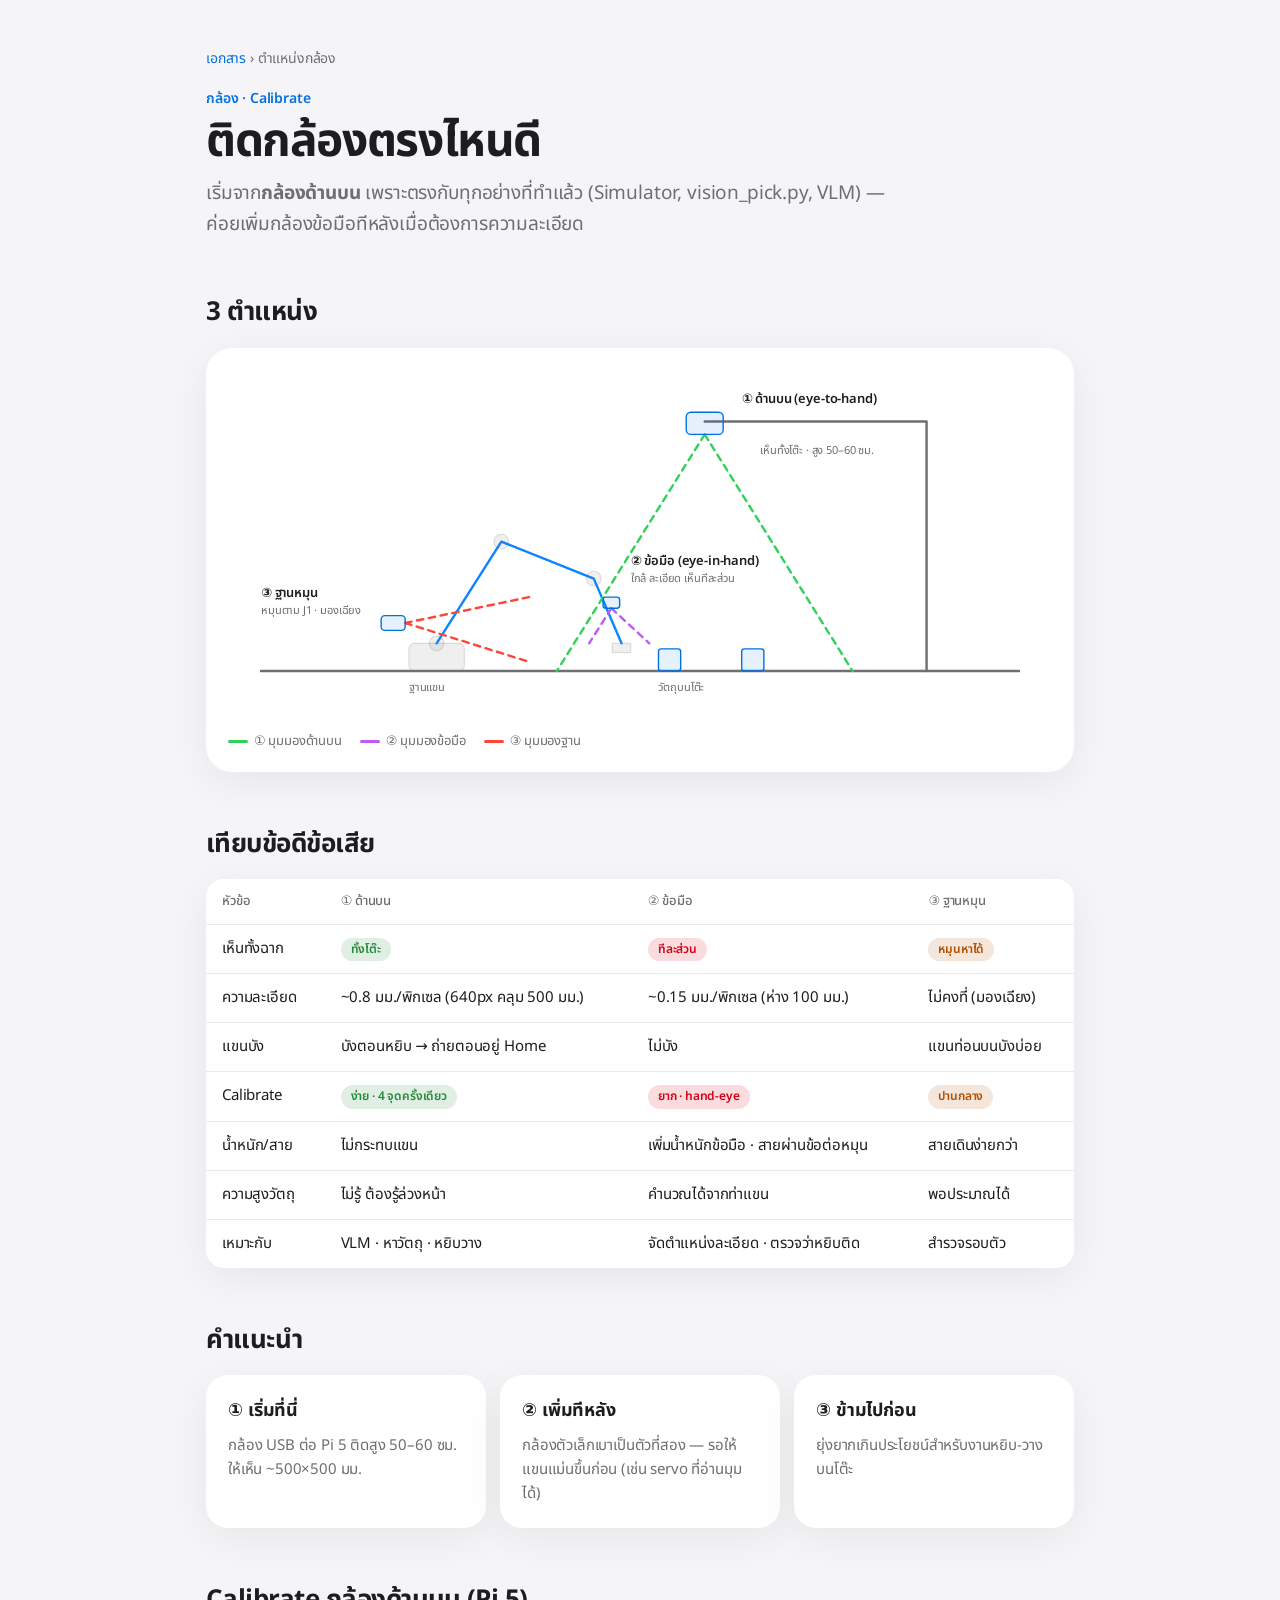
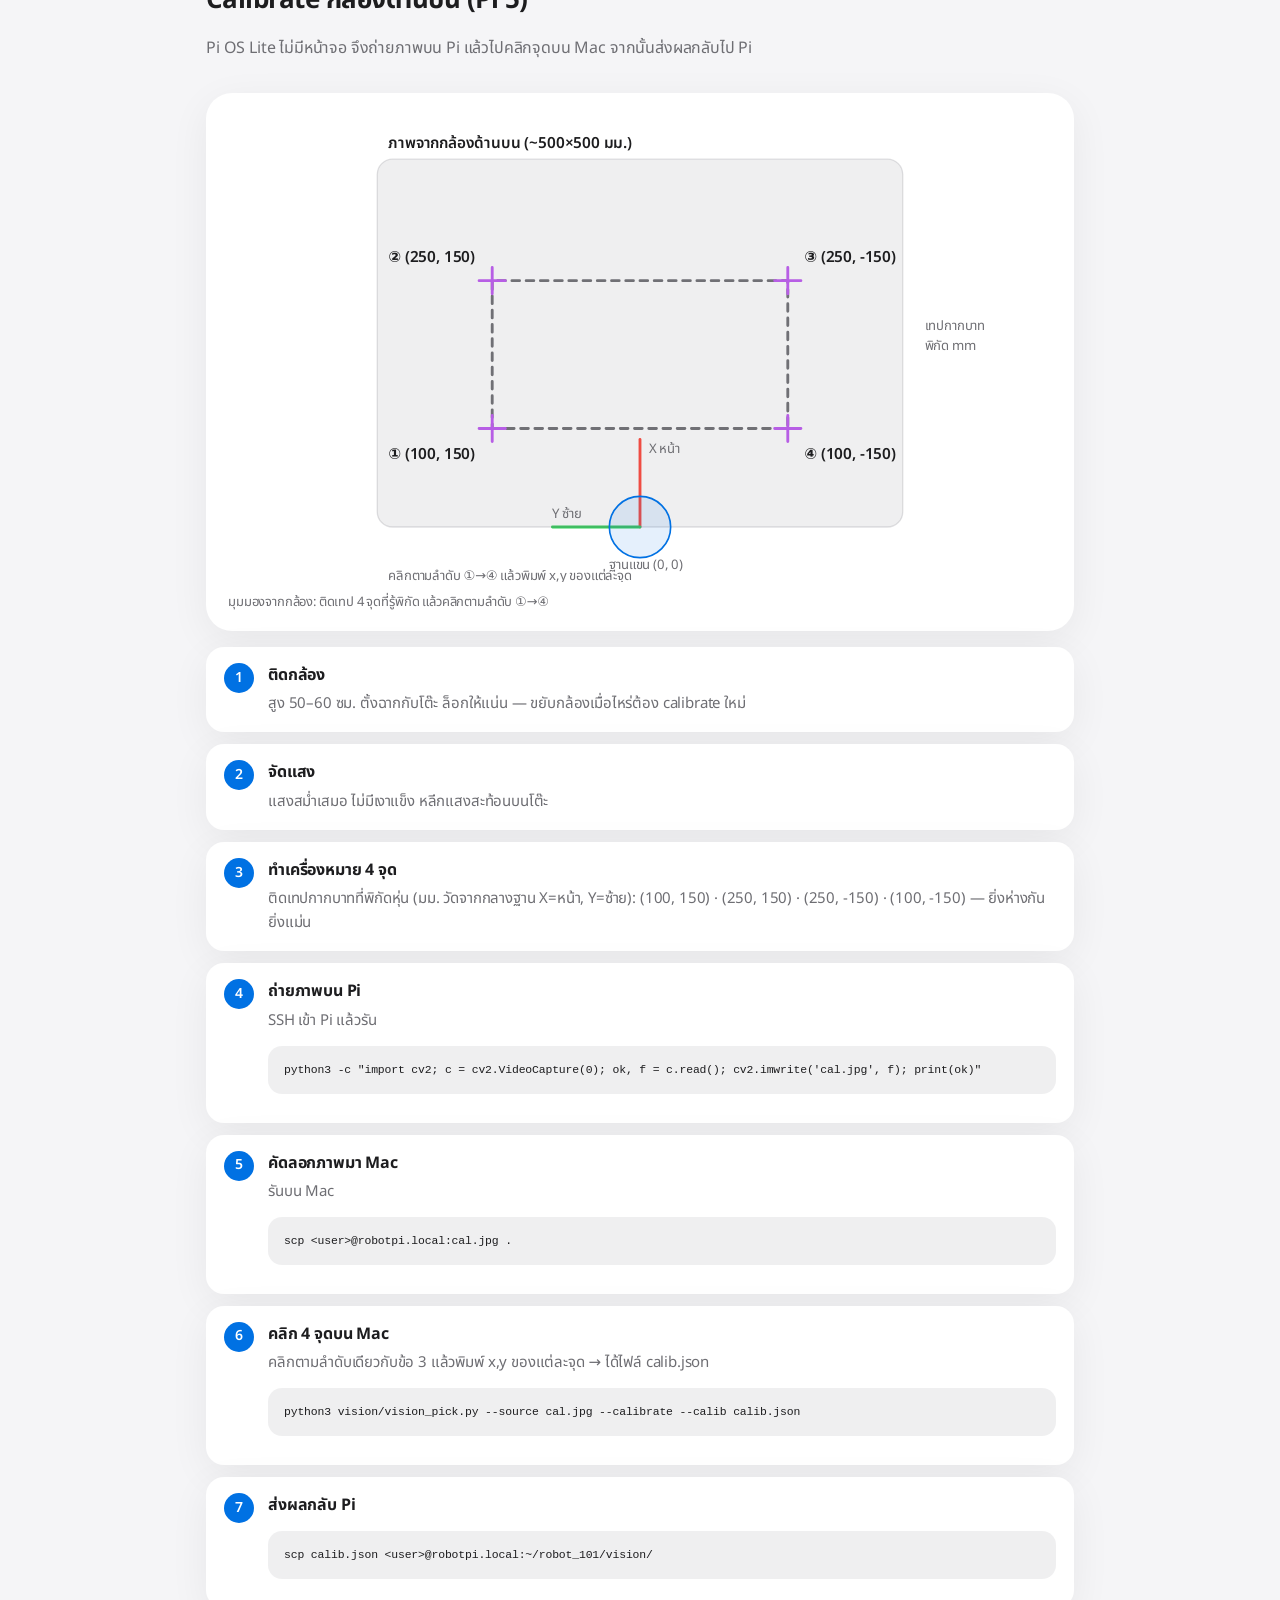
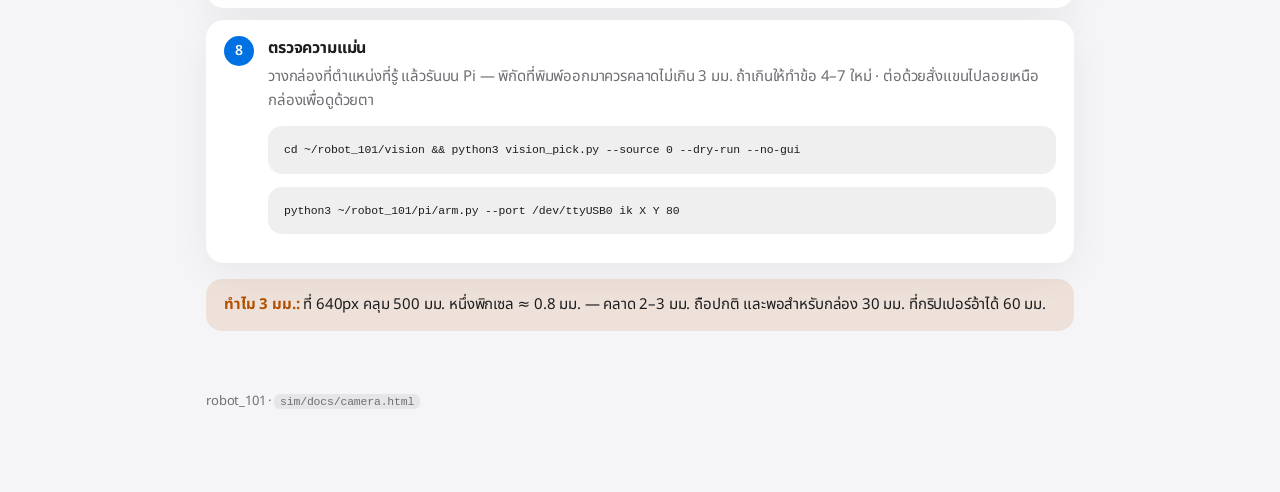
<file: sim/docs/camera.html>
<!DOCTYPE html>
<html lang="th">
<head>
    <meta charset="utf-8">
    <meta name="viewport" content="width=device-width, initial-scale=1">
    <title>Camera Placement</title>
    <link rel="preconnect" href="https://fonts.googleapis.com">
    <link rel="preconnect" href="https://fonts.gstatic.com" crossorigin>
    <link href="https://fonts.googleapis.com/css2?family=Noto+Sans+Thai:wght@400;600;700&display=swap" rel="stylesheet">
    <link rel="stylesheet" href="docs.css">
</head>
<body>
    <main>
        <div class="crumb"><a href="index.html">เอกสาร</a> › ตำแหน่งกล้อง</div>
        <p class="eyebrow">กล้อง · Calibrate</p>
        <h1>ติดกล้องตรงไหนดี</h1>
        <p class="lede">เริ่มจาก<b>กล้องด้านบน</b> เพราะตรงกับทุกอย่างที่ทำแล้ว (Simulator, vision_pick.py, VLM) — ค่อยเพิ่มกล้องข้อมือทีหลังเมื่อต้องการความละเอียด</p>

        <h2>3 ตำแหน่ง</h2>
        <figure class="diagram" style="margin:0">
            <svg viewBox="0 0 900 380" role="img" aria-label="ตำแหน่งติดกล้อง 3 แบบ มองจากด้านข้าง: ด้านบน ข้อมือ และฐานหมุน">
  <path class="w gray" d="M40 330H860"/>
  <path class="w blue" d="M230 300L300 190L400 230L430 300"/>
  <path class="w gray" d="M760 330V60H520"/>
  <path class="w green dash" d="M520 74L360 330"/>
  <path class="w green dash" d="M520 74L680 330"/>
  <path class="w purple dash" d="M419 262L395 300"/>
  <path class="w purple dash" d="M419 262L460 300"/>
  <path class="w red dash" d="M196 278L330 250"/>
  <path class="w red dash" d="M196 278L330 320"/>
  <rect class="blk" x="200" y="300" width="60" height="30" rx="6"/>
  <circle class="blk" cx="230" cy="300" r="8"/>
  <circle class="blk" cx="300" cy="190" r="8"/>
  <circle class="blk" cx="400" cy="230" r="8"/>
  <rect class="blk" x="420" y="300" width="20" height="10"/>
  <rect class="blk-hi" x="470" y="306" width="24" height="24" rx="3"/>
  <rect class="blk-hi" x="560" y="306" width="24" height="24" rx="3"/>
  <rect class="blk-hi" x="500" y="50" width="40" height="24" rx="5"/>
  <rect class="blk-hi" x="410" y="250" width="18" height="12" rx="3"/>
  <rect class="blk-hi" x="170" y="270" width="26" height="16" rx="4"/>
  <text class="t" x="560" y="40">① ด้านบน (eye-to-hand)</text>
  <text class="t" x="440" y="215">② ข้อมือ (eye-in-hand)</text>
  <text class="t" x="40" y="250">③ ฐานหมุน</text>
  <text class="s" x="580" y="95">เห็นทั้งโต๊ะ · สูง 50–60 ซม.</text>
  <text class="s" x="440" y="234">ใกล้ ละเอียด เห็นทีละส่วน</text>
  <text class="s" x="40" y="268">หมุนตาม J1 · มองเฉียง</text>
  <text class="s" x="470" y="352">วัตถุบนโต๊ะ</text>
  <text class="s" x="200" y="352">ฐานแขน</text>
</svg>
            <div class="legend">
                <span><i style="background:var(--c-green)"></i>① มุมมองด้านบน</span>
                <span><i style="background:var(--c-purple)"></i>② มุมมองข้อมือ</span>
                <span><i style="background:var(--c-red)"></i>③ มุมมองฐาน</span>
            </div>
        </figure>

        <h2>เทียบข้อดีข้อเสีย</h2>
        <table>
            <thead>
                <tr>
                    <th>หัวข้อ</th>
                    <th>① ด้านบน</th>
                    <th>② ข้อมือ</th>
                    <th>③ ฐานหมุน</th>
                </tr>
            </thead>
            <tbody>
                <tr>
                    <td>เห็นทั้งฉาก</td>
                    <td><span class="tag ok">ทั้งโต๊ะ</span></td>
                    <td><span class="tag bad">ทีละส่วน</span></td>
                    <td><span class="tag warn">หมุนหาได้</span></td>
                </tr>
                <tr>
                    <td>ความละเอียด</td>
                    <td>~0.8 มม./พิกเซล (640px คลุม 500 มม.)</td>
                    <td>~0.15 มม./พิกเซล (ห่าง 100 มม.)</td>
                    <td>ไม่คงที่ (มองเฉียง)</td>
                </tr>
                <tr>
                    <td>แขนบัง</td>
                    <td>บังตอนหยิบ → ถ่ายตอนอยู่ Home</td>
                    <td>ไม่บัง</td>
                    <td>แขนท่อนบนบังบ่อย</td>
                </tr>
                <tr>
                    <td>Calibrate</td>
                    <td><span class="tag ok">ง่าย · 4 จุดครั้งเดียว</span></td>
                    <td><span class="tag bad">ยาก · hand-eye</span></td>
                    <td><span class="tag warn">ปานกลาง</span></td>
                </tr>
                <tr>
                    <td>น้ำหนัก/สาย</td>
                    <td>ไม่กระทบแขน</td>
                    <td>เพิ่มน้ำหนักข้อมือ · สายผ่านข้อต่อหมุน</td>
                    <td>สายเดินง่ายกว่า</td>
                </tr>
                <tr>
                    <td>ความสูงวัตถุ</td>
                    <td>ไม่รู้ ต้องรู้ล่วงหน้า</td>
                    <td>คำนวณได้จากท่าแขน</td>
                    <td>พอประมาณได้</td>
                </tr>
                <tr>
                    <td>เหมาะกับ</td>
                    <td>VLM · หาวัตถุ · หยิบวาง</td>
                    <td>จัดตำแหน่งละเอียด · ตรวจว่าหยิบติด</td>
                    <td>สำรวจรอบตัว</td>
                </tr>
            </tbody>
        </table>

        <h2>คำแนะนำ</h2>
        <div class="grid">
            <div class="card">
                <h3>① เริ่มที่นี่</h3>
                <p>กล้อง USB ต่อ Pi 5 ติดสูง 50–60 ซม. ให้เห็น ~500×500 มม.</p>
            </div>
            <div class="card">
                <h3>② เพิ่มทีหลัง</h3>
                <p>กล้องตัวเล็กเบาเป็นตัวที่สอง — รอให้แขนแม่นขึ้นก่อน (เช่น servo ที่อ่านมุมได้)</p>
            </div>
            <div class="card">
                <h3>③ ข้ามไปก่อน</h3>
                <p>ยุ่งยากเกินประโยชน์สำหรับงานหยิบ-วางบนโต๊ะ</p>
            </div>
        </div>

        <h2>Calibrate กล้องด้านบน (Pi 5)</h2>
        <p class="lede" style="font-size:16px">Pi OS Lite ไม่มีหน้าจอ จึงถ่ายภาพบน Pi แล้วไปคลิกจุดบน Mac จากนั้นส่งผลกลับไป Pi</p>
  <figure class="diagram" style="margin:16px 0">
    <svg viewBox="0 0 760 430" role="img" aria-label="ภาพจากกล้องด้านบน แสดงจุด calibrate 4 จุดรอบฐานแขนพร้อมพิกัด">
  <path class="w red" d="M380 380V300"/>
  <path class="w green" d="M380 380H300"/>
  <path class="w gray dash" d="M245 290H515V155H245Z"/>
  <path class="w purple" d="M233 290H257M245 278V302"/>
  <path class="w purple" d="M233 155H257M245 143V167"/>
  <path class="w purple" d="M503 155H527M515 143V167"/>
  <path class="w purple" d="M503 290H527M515 278V302"/>
  <rect class="blk" x="140" y="44" width="480" height="336" rx="14"/>
  <circle class="blk-hi" cx="380" cy="380" r="28"/>
  <text class="t" x="150" y="34">ภาพจากกล้องด้านบน (~500×500 มม.)</text>
  <text class="s" x="388" y="312">X หน้า</text>
  <text class="s" x="300" y="372">Y ซ้าย</text>
  <text class="s" x="352" y="418">ฐานแขน (0, 0)</text>
  <text class="t" x="150" y="318">① (100, 150)</text>
  <text class="t" x="150" y="138">② (250, 150)</text>
  <text class="t" x="530" y="138">③ (250, −150)</text>
  <text class="t" x="530" y="318">④ (100, −150)</text>
  <text class="s" x="640" y="200">เทปกากบาท</text>
  <text class="s" x="640" y="218">พิกัด mm</text>
  <text class="s" x="150" y="428">คลิกตามลำดับ ①→④ แล้วพิมพ์ x,y ของแต่ละจุด</text>
</svg>
    <p style="margin:10px 4px 0;color:var(--muted);font-size:13px">มุมมองจากกล้อง: ติดเทป 4 จุดที่รู้พิกัด แล้วคลิกตามลำดับ ①→④</p>
  </figure>

        <ol class="steps">
            <li>
                <b>ติดกล้อง</b>
                <p>สูง 50–60 ซม. ตั้งฉากกับโต๊ะ ล็อกให้แน่น — ขยับกล้องเมื่อไหร่ต้อง calibrate ใหม่</p>
            </li>
            <li>
                <b>จัดแสง</b>
                <p>แสงสม่ำเสมอ ไม่มีเงาแข็ง หลีกแสงสะท้อนบนโต๊ะ</p>
            </li>
            <li>
                <b>ทำเครื่องหมาย 4 จุด</b>
                <p>ติดเทปกากบาทที่พิกัดหุ่น (มม. วัดจากกลางฐาน X=หน้า, Y=ซ้าย): (100, 150) · (250, 150) · (250, −150) · (100, −150) — ยิ่งห่างกันยิ่งแม่น</p>
            </li>
            <li>
                <b>ถ่ายภาพบน Pi</b>
                <p>SSH เข้า Pi แล้วรัน</p>
                <pre><code>python3 -c "import cv2; c = cv2.VideoCapture(0); ok, f = c.read(); cv2.imwrite('cal.jpg', f); print(ok)"</code></pre>
            </li>
            <li>
                <b>คัดลอกภาพมา Mac</b>
                <p>รันบน Mac</p>
                <pre><code>scp &lt;user&gt;@robotpi.local:cal.jpg .</code></pre>
            </li>
            <li>
                <b>คลิก 4 จุดบน Mac</b>
                <p>คลิกตามลำดับเดียวกับข้อ 3 แล้วพิมพ์ x,y ของแต่ละจุด → ได้ไฟล์ calib.json</p>
                <pre><code>python3 vision/vision_pick.py --source cal.jpg --calibrate --calib calib.json</code></pre>
            </li>
            <li>
                <b>ส่งผลกลับ Pi</b>
                <pre><code>scp calib.json &lt;user&gt;@robotpi.local:~/robot_101/vision/</code></pre>
            </li>
            <li>
                <b>ตรวจความแม่น</b>
                <p>วางกล่องที่ตำแหน่งที่รู้ แล้วรันบน Pi — พิกัดที่พิมพ์ออกมาควรคลาดไม่เกิน 3 มม. ถ้าเกินให้ทำข้อ 4–7 ใหม่ · ต่อด้วยสั่งแขนไปลอยเหนือกล่องเพื่อดูด้วยตา</p>
                <pre><code>cd ~/robot_101/vision &amp;&amp; python3 vision_pick.py --source 0 --dry-run --no-gui</code></pre>
                <pre><code>python3 ~/robot_101/pi/arm.py --port /dev/ttyUSB0 ik X Y 80</code></pre>
            </li>
        </ol>

        <div class="note">
            <b>ทำไม 3 มม.:</b> ที่ 640px คลุม 500 มม. หนึ่งพิกเซล ≈ 0.8 มม. — คลาด 2–3 มม. ถือปกติ และพอสำหรับกล่อง 30 มม. ที่กริปเปอร์อ้าได้ 60 มม.
        </div>

        <footer>robot_101 · <code>sim/docs/camera.html</code></footer>
    </main>
</body>
</html>
</file>
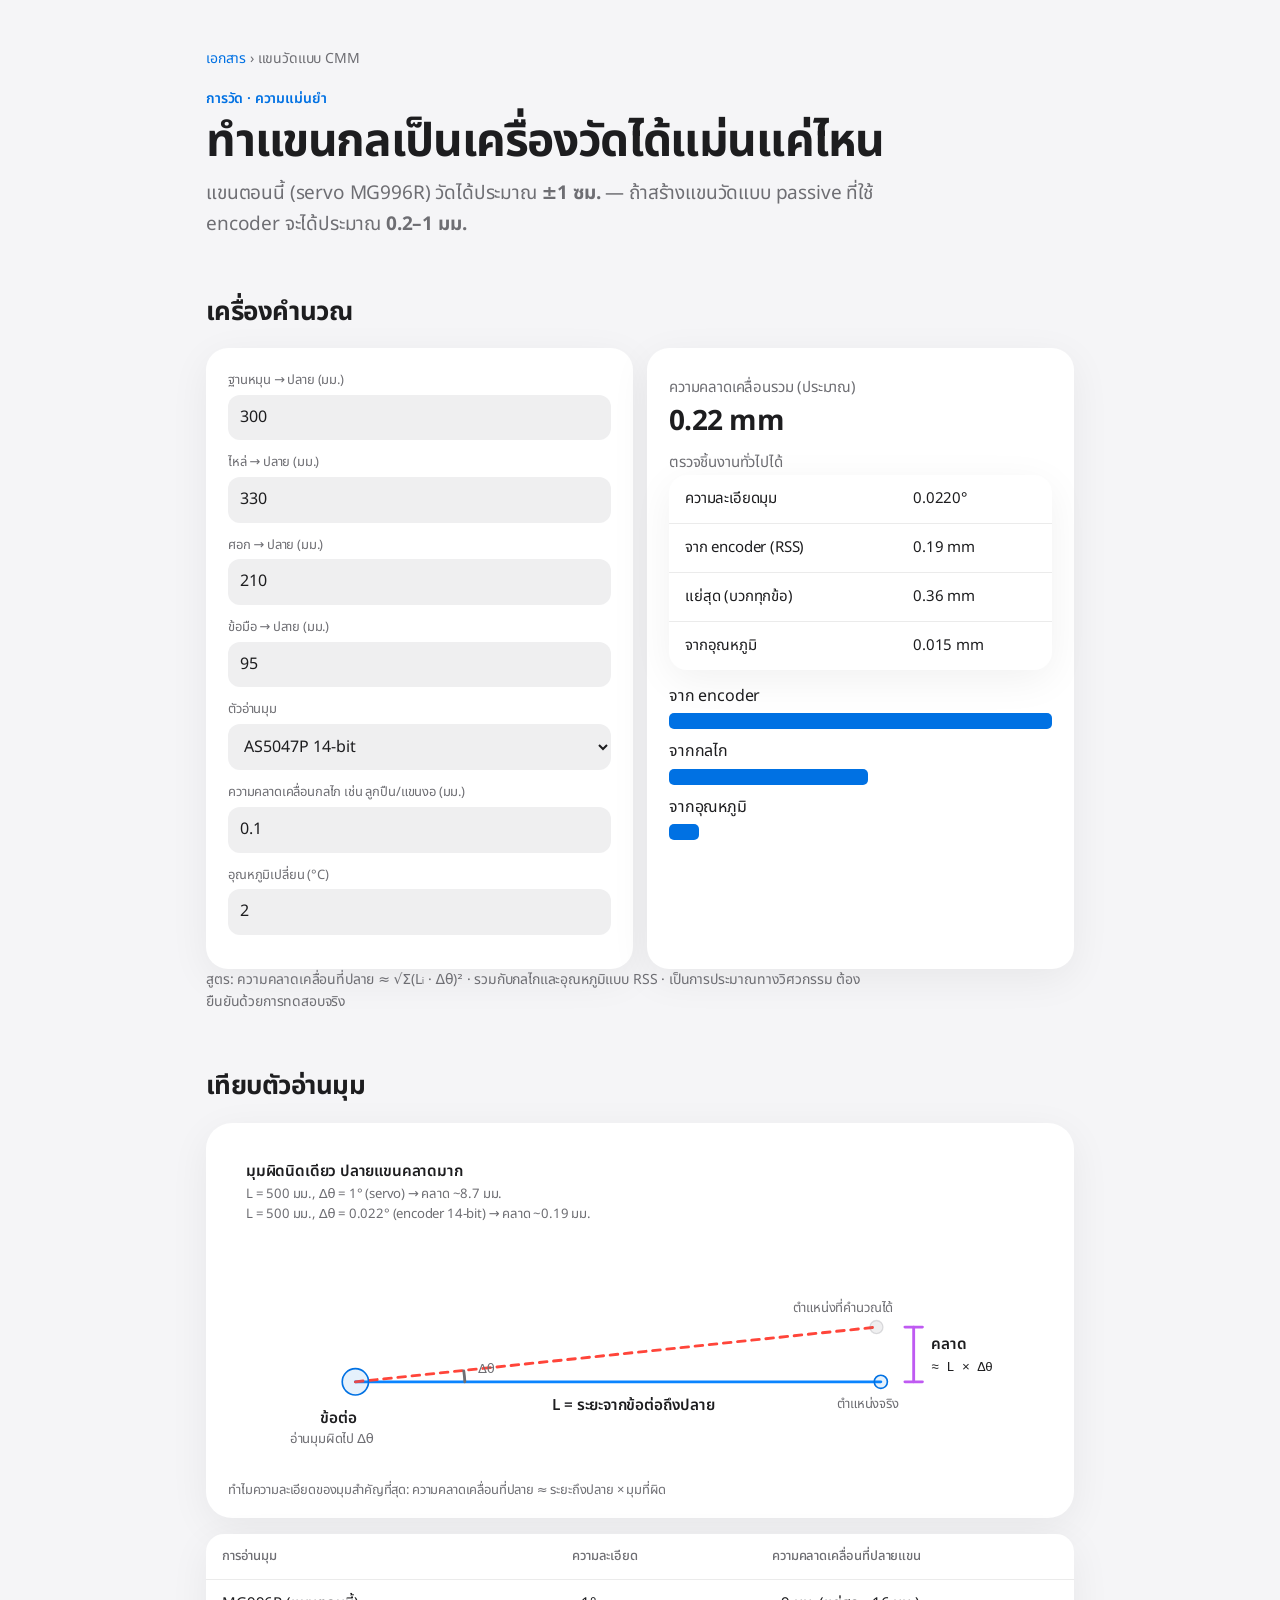
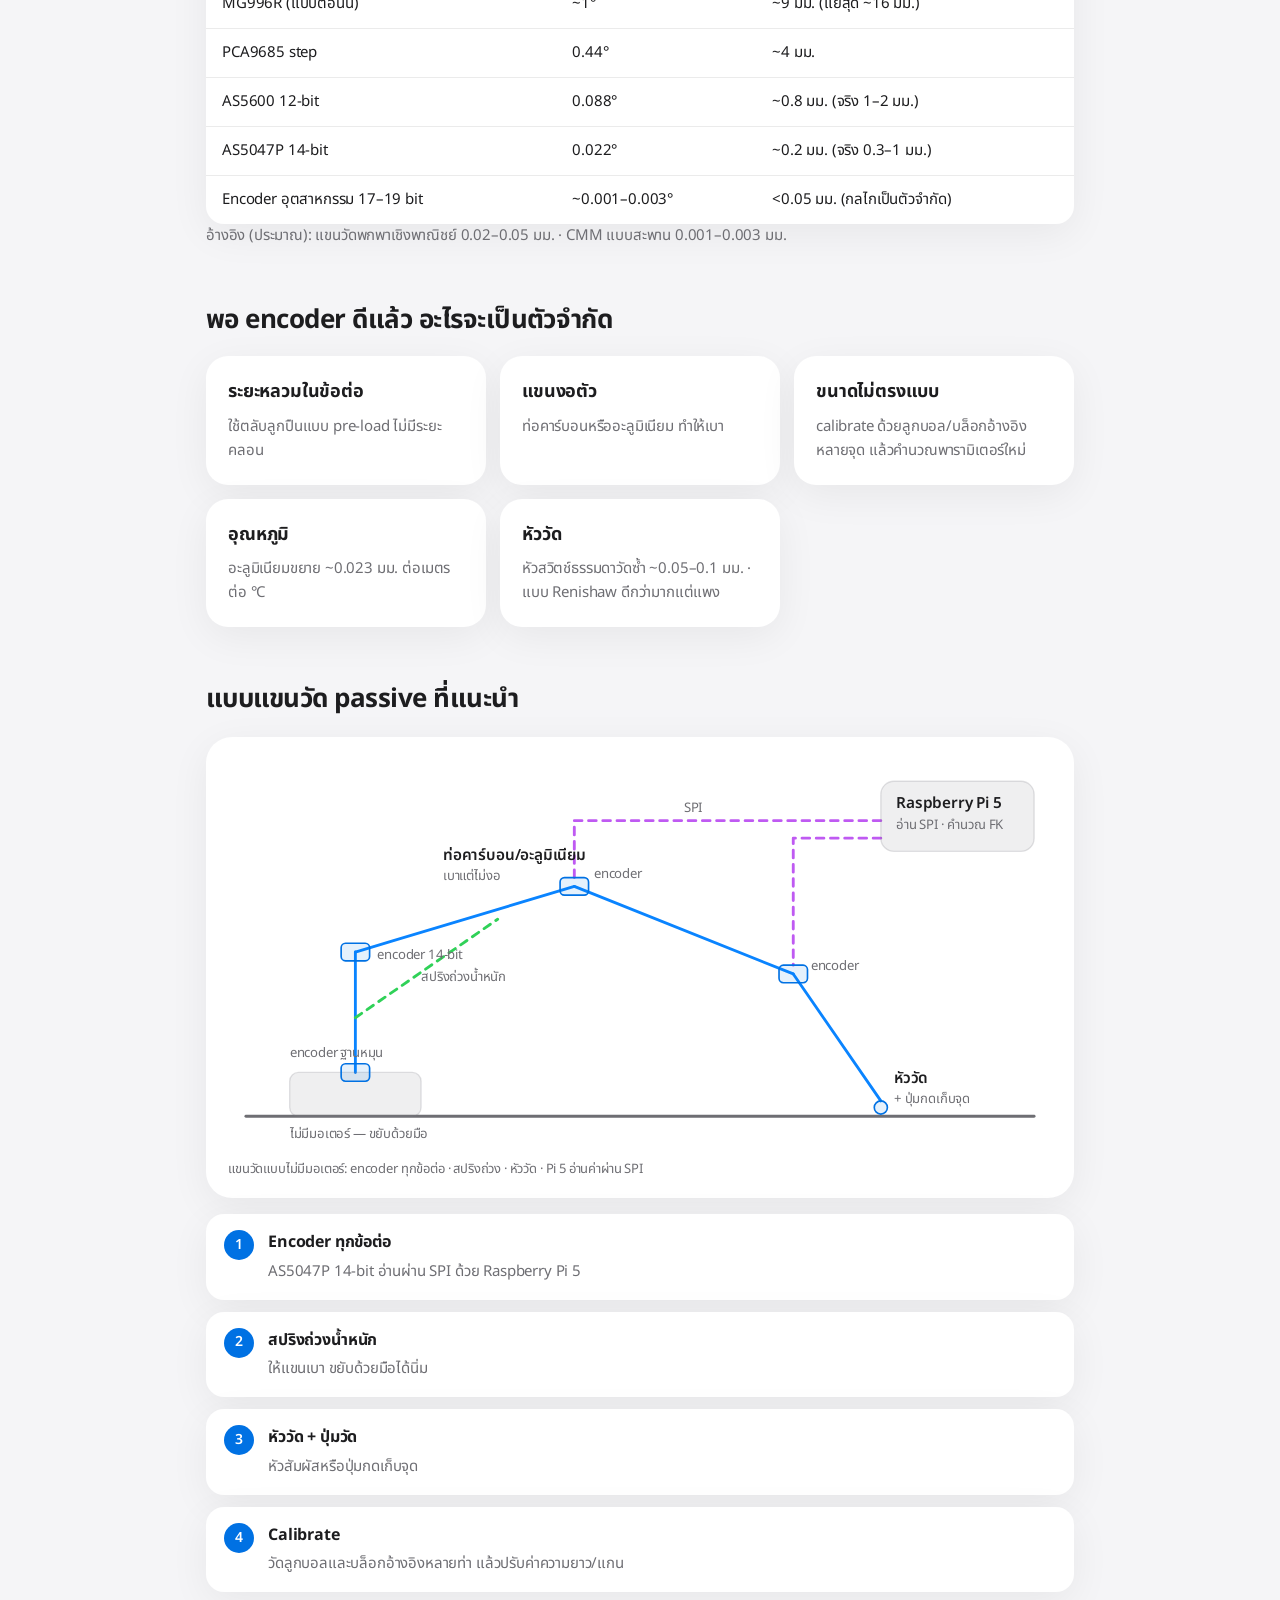
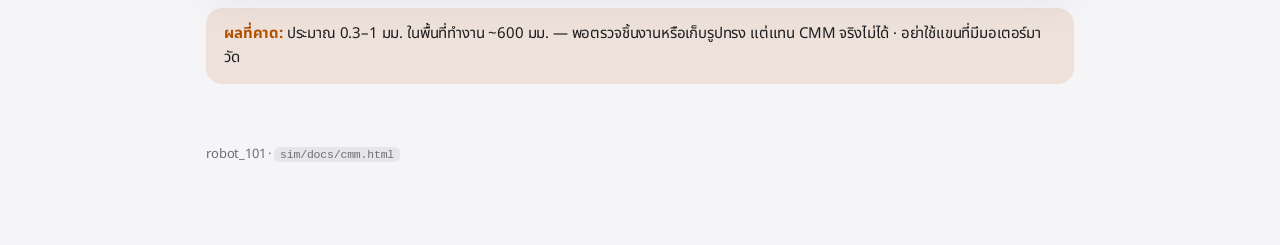
<file: sim/docs/cmm.html>
<!DOCTYPE html>
<html lang="th">
<head>
    <meta charset="UTF-8">
    <meta name="viewport" content="width=device-width, initial-scale=1.0">
    <title>Measuring Arm Accuracy</title>
    <link rel="preconnect" href="https://fonts.googleapis.com">
    <link rel="preconnect" href="https://fonts.gstatic.com" crossorigin>
    <link href="https://fonts.googleapis.com/css2?family=Noto+Sans+Thai:wght@400;600;700&display=swap" rel="stylesheet">
    <link rel="stylesheet" href="docs.css">
    <style>
        .calc .field{margin-bottom:12px}
        .calc label{display:block;font-size:13px;color:var(--muted);margin-bottom:4px}
        .calc input,.calc select{width:100%;box-sizing:border-box;font:inherit;padding:10px 12px;border:0;border-radius:12px;background:var(--fill);color:var(--text)}
        .out{font-size:28px;font-weight:700;letter-spacing:-.02em}
        .bar{height:10px;border-radius:5px;margin:4px 0 10px}
    </style>
</head>
<body>
    <main>
        <div class="crumb"><a href="index.html">เอกสาร</a> › แขนวัดแบบ CMM</div>
        <p class="eyebrow">การวัด · ความแม่นยำ</p>
        <h1>ทำแขนกลเป็นเครื่องวัดได้แม่นแค่ไหน</h1>
        <p class="lede">แขนตอนนี้ (servo MG996R) วัดได้ประมาณ <b>±1 ซม.</b> — ถ้าสร้างแขนวัดแบบ passive ที่ใช้ encoder จะได้ประมาณ <b>0.2–1 มม.</b></p>

        <h2>เครื่องคำนวณ</h2>
        <div class="grid">
            <div class="card calc">
                <form id="calc">
                    <div class="field">
                        <label for="r1">ฐานหมุน → ปลาย (มม.)</label>
                        <input type="number" id="r1" min="0" step="1" value="300">
                    </div>
                    <div class="field">
                        <label for="r2">ไหล่ → ปลาย (มม.)</label>
                        <input type="number" id="r2" min="0" step="1" value="330">
                    </div>
                    <div class="field">
                        <label for="r3">ศอก → ปลาย (มม.)</label>
                        <input type="number" id="r3" min="0" step="1" value="210">
                    </div>
                    <div class="field">
                        <label for="r4">ข้อมือ → ปลาย (มม.)</label>
                        <input type="number" id="r4" min="0" step="1" value="95">
                    </div>
                    <div class="field">
                        <label for="enc">ตัวอ่านมุม</label>
                        <select id="enc"></select>
                    </div>
                    <div class="field">
                        <label for="encCustom">ความละเอียด (°)</label>
                        <input type="number" id="encCustom" step="any" value="0.01">
                    </div>
                    <div class="field">
                        <label for="mech">ความคลาดเคลื่อนกลไก เช่น ลูกปืน/แขนงอ (มม.)</label>
                        <input type="number" id="mech" step="0.01" min="0" value="0.1">
                    </div>
                    <div class="field">
                        <label for="dT">อุณหภูมิเปลี่ยน (°C)</label>
                        <input type="number" id="dT" step="0.5" value="2">
                    </div>
                </form>
            </div>
            <div class="card calc">
                <p class="muted">ความคลาดเคลื่อนรวม (ประมาณ)</p>
                <div class="out" id="outTotal">—</div>
                <p id="outVerdict"></p>
                <table>
                    <tr><td>ความละเอียดมุม</td><td><span id="outStep"></span></td></tr>
                    <tr><td>จาก encoder (RSS)</td><td><span id="outRss"></span></td></tr>
                    <tr><td>แย่สุด (บวกทุกข้อ)</td><td><span id="outWorst"></span></td></tr>
                    <tr><td>จากอุณหภูมิ</td><td><span id="outThermal"></span></td></tr>
                </table>
                <div id="bars" style="margin-top:14px"></div>
            </div>
        </div>
        <p class="lede" style="font-size:14px">สูตร: ความคลาดเคลื่อนที่ปลาย ≈ √Σ(Lᵢ · Δθ)² · รวมกับกลไกและอุณหภูมิแบบ RSS · เป็นการประมาณทางวิศวกรรม ต้องยืนยันด้วยการทดสอบจริง</p>

        <h2>เทียบตัวอ่านมุม</h2>
  <figure class="diagram" style="margin:16px 0">
    <svg viewBox="0 0 760 300" role="img" aria-label="มุมผิดนิดเดียวที่ข้อต่อทำให้ปลายแขนคลาดเท่ากับ L คูณ Δθ">
  <path class="w blue" d="M120 220H600"/>
  <path class="w red dash" d="M120 220L596 170"/>
  <path class="w purple" d="M630 220V170"/>
  <path class="w purple" d="M622 220H638M622 170H638"/>
  <path class="w gray" d="M220 220A100 100 0 0 0 219 210"/>
  <circle class="blk-hi" cx="120" cy="220" r="12"/>
  <circle class="blk-hi" cx="600" cy="220" r="6"/>
  <circle class="blk" cx="596" cy="170" r="6"/>
  <text class="t" x="20" y="32">มุมผิดนิดเดียว ปลายแขนคลาดมาก</text>
  <text class="s" x="20" y="52">L = 500 มม., Δθ = 1° (servo) → คลาด ~8.7 มม.</text>
  <text class="s" x="20" y="70">L = 500 มม., Δθ = 0.022° (encoder 14-bit) → คลาด ~0.19 มม.</text>
  <text class="t" x="88" y="258">ข้อต่อ</text>
  <text class="s" x="60" y="276">อ่านมุมผิดไป Δθ</text>
  <text class="s" x="232" y="212">Δθ</text>
  <text class="t" x="300" y="246">L = ระยะจากข้อต่อถึงปลาย</text>
  <text class="t" x="646" y="190">คลาด</text>
  <text class="m" x="646" y="210">≈ L × Δθ</text>
  <text class="s" x="560" y="244">ตำแหน่งจริง</text>
  <text class="s" x="520" y="156">ตำแหน่งที่คำนวณได้</text>
</svg>
    <p style="margin:10px 4px 0;color:var(--muted);font-size:13px">ทำไมความละเอียดของมุมสำคัญที่สุด: ความคลาดเคลื่อนที่ปลาย ≈ ระยะถึงปลาย × มุมที่ผิด</p>
  </figure>

        <table>
            <tr><th>การอ่านมุม</th><th>ความละเอียด</th><th>ความคลาดเคลื่อนที่ปลายแขน</th></tr>
            <tr><td>MG996R (แบบตอนนี้)</td><td>~1°</td><td>~9 มม. (แย่สุด ~16 มม.)</td></tr>
            <tr><td>PCA9685 step</td><td>0.44°</td><td>~4 มม.</td></tr>
            <tr><td>AS5600 12-bit</td><td>0.088°</td><td>~0.8 มม. (จริง 1–2 มม.)</td></tr>
            <tr><td>AS5047P 14-bit</td><td>0.022°</td><td>~0.2 มม. (จริง 0.3–1 มม.)</td></tr>
            <tr><td>Encoder อุตสาหกรรม 17–19 bit</td><td>~0.001–0.003°</td><td>&lt;0.05 มม. (กลไกเป็นตัวจำกัด)</td></tr>
        </table>
        <p class="lede" style="font-size:15px">อ้างอิง (ประมาณ): แขนวัดพกพาเชิงพาณิชย์ 0.02–0.05 มม. · CMM แบบสะพาน 0.001–0.003 มม.</p>

        <h2>พอ encoder ดีแล้ว อะไรจะเป็นตัวจำกัด</h2>
        <div class="grid">
            <div class="card">
                <h3>ระยะหลวมในข้อต่อ</h3>
                <p>ใช้ตลับลูกปืนแบบ pre-load ไม่มีระยะคลอน</p>
            </div>
            <div class="card">
                <h3>แขนงอตัว</h3>
                <p>ท่อคาร์บอนหรืออะลูมิเนียม ทำให้เบา</p>
            </div>
            <div class="card">
                <h3>ขนาดไม่ตรงแบบ</h3>
                <p>calibrate ด้วยลูกบอล/บล็อกอ้างอิงหลายจุด แล้วคำนวณพารามิเตอร์ใหม่</p>
            </div>
            <div class="card">
                <h3>อุณหภูมิ</h3>
                <p>อะลูมิเนียมขยาย ~0.023 มม. ต่อเมตรต่อ °C</p>
            </div>
            <div class="card">
                <h3>หัววัด</h3>
                <p>หัวสวิตช์ธรรมดาวัดซ้ำ ~0.05–0.1 มม. · แบบ Renishaw ดีกว่ามากแต่แพง</p>
            </div>
        </div>

        <h2>แบบแขนวัด passive ที่แนะนำ</h2>
  <figure class="diagram" style="margin:16px 0">
    <svg viewBox="0 0 760 360" role="img" aria-label="แบบแขนวัด passive: encoder ทุกข้อต่อ สปริงถ่วง หัววัด และ Raspberry Pi 5 อ่านค่า">
  <path class="w gray" d="M20 330H740"/>
  <path class="w blue" d="M120 290V180"/>
  <path class="w blue" d="M120 180L320 120"/>
  <path class="w blue" d="M320 120L520 200"/>
  <path class="w blue" d="M520 200L600 316"/>
  <path class="w green dash" d="M120 240L250 150"/>
  <path class="w purple dash" d="M600 60H320V112"/>
  <path class="w purple dash" d="M600 76H520V192"/>
  <rect class="blk" x="60" y="290" width="120" height="40" rx="8"/>
  <rect class="blk-hi" x="107" y="172" width="26" height="16" rx="4"/>
  <rect class="blk-hi" x="307" y="112" width="26" height="16" rx="4"/>
  <rect class="blk-hi" x="507" y="192" width="26" height="16" rx="4"/>
  <rect class="blk-hi" x="107" y="282" width="26" height="16" rx="4"/>
  <circle class="blk-hi" cx="600" cy="322" r="6"/>
  <rect class="blk" x="600" y="24" width="140" height="64" rx="12"/>
  <text class="t" x="614" y="48">Raspberry Pi 5</text>
  <text class="s" x="614" y="68">อ่าน SPI · คำนวณ FK</text>
  <text class="s" x="420" y="52">SPI</text>
  <text class="s" x="140" y="186">encoder 14-bit</text>
  <text class="s" x="338" y="112">encoder</text>
  <text class="s" x="536" y="196">encoder</text>
  <text class="s" x="60" y="276">encoder ฐานหมุน</text>
  <text class="t" x="200" y="96">ท่อคาร์บอน/อะลูมิเนียม</text>
  <text class="s" x="200" y="114">เบาแต่ไม่งอ</text>
  <text class="s" x="180" y="206">สปริงถ่วงน้ำหนัก</text>
  <text class="t" x="612" y="300">หัววัด</text>
  <text class="s" x="612" y="318">+ ปุ่มกดเก็บจุด</text>
  <text class="s" x="60" y="350">ไม่มีมอเตอร์ — ขยับด้วยมือ</text>
</svg>
    <p style="margin:10px 4px 0;color:var(--muted);font-size:13px">แขนวัดแบบไม่มีมอเตอร์: encoder ทุกข้อต่อ · สปริงถ่วง · หัววัด · Pi 5 อ่านค่าผ่าน SPI</p>
  </figure>

        <ol class="steps">
            <li><b>Encoder ทุกข้อต่อ</b><p>AS5047P 14-bit อ่านผ่าน SPI ด้วย Raspberry Pi 5</p></li>
            <li><b>สปริงถ่วงน้ำหนัก</b><p>ให้แขนเบา ขยับด้วยมือได้นิ่ม</p></li>
            <li><b>หัววัด + ปุ่มวัด</b><p>หัวสัมผัสหรือปุ่มกดเก็บจุด</p></li>
            <li><b>Calibrate</b><p>วัดลูกบอลและบล็อกอ้างอิงหลายท่า แล้วปรับค่าความยาว/แกน</p></li>
        </ol>
        <div class="note"><b>ผลที่คาด:</b> ประมาณ 0.3–1 มม. ในพื้นที่ทำงาน ~600 มม. — พอตรวจชิ้นงานหรือเก็บรูปทรง แต่แทน CMM จริงไม่ได้ · อย่าใช้แขนที่มีมอเตอร์มาวัด</div>

        <footer>robot_101 · <code>sim/docs/cmm.html</code></footer>
    </main>
    <script src="cmm-calc.js"></script>
</body>
</html>
</file>
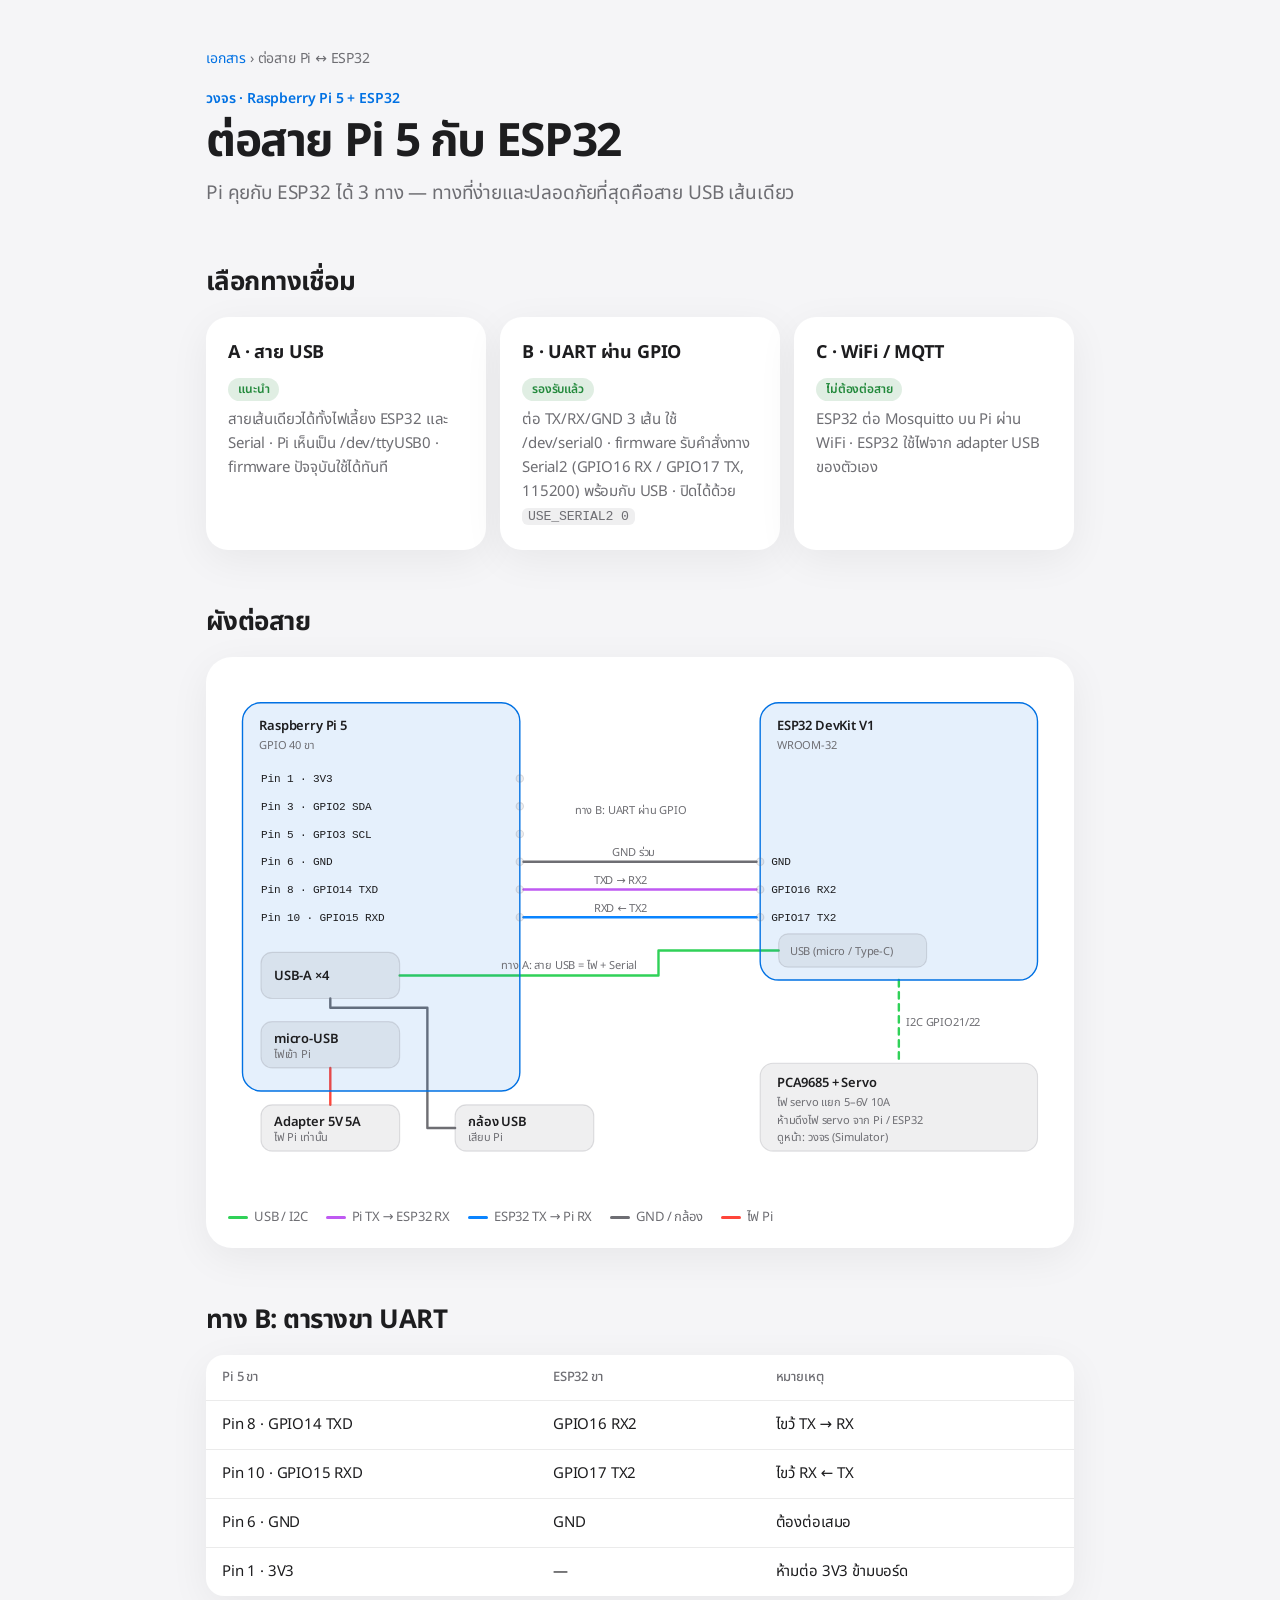
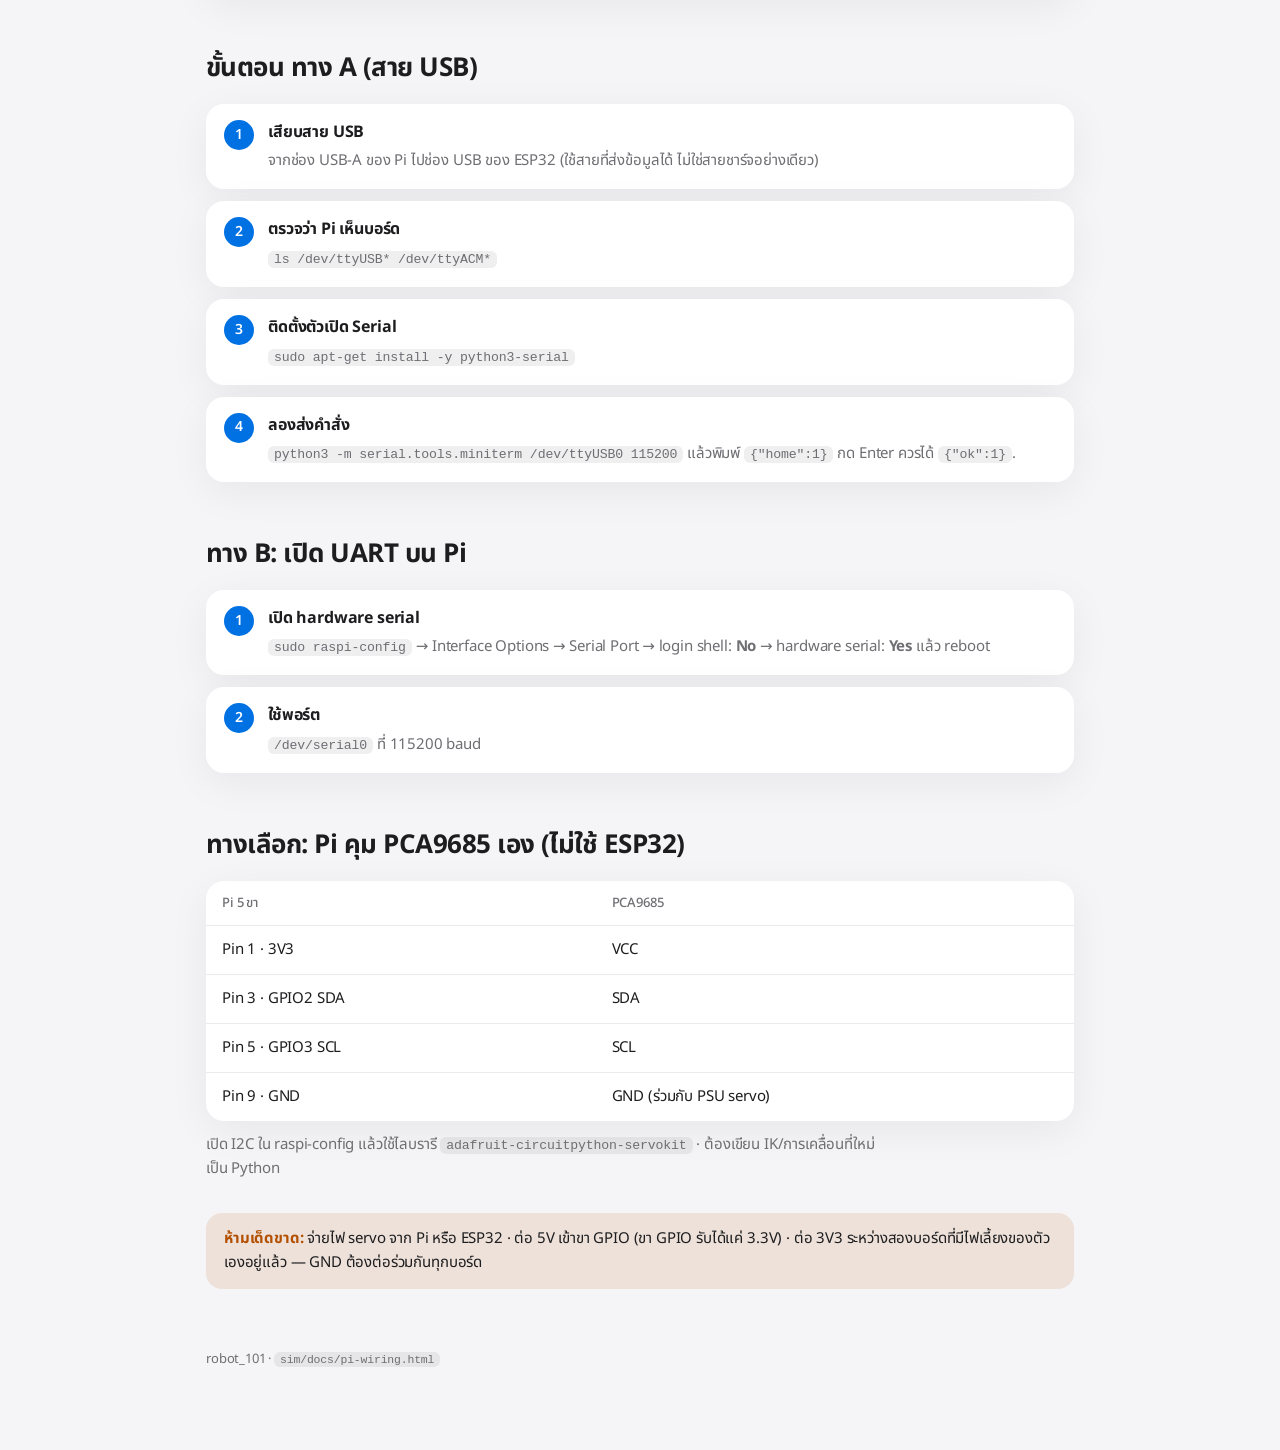
<file: sim/docs/pi-wiring.html>
<!DOCTYPE html>
<html lang="th">
<head>
    <meta charset="utf-8">
    <meta name="viewport" content="width=device-width, initial-scale=1">
    <title>Pi ESP32 Wiring</title>
    <link rel="preconnect" href="https://fonts.googleapis.com">
    <link rel="preconnect" href="https://fonts.gstatic.com" crossorigin>
    <link href="https://fonts.googleapis.com/css2?family=Noto+Sans+Thai:wght@400;600;700&display=swap" rel="stylesheet">
    <link rel="stylesheet" href="docs.css">
</head>
<body>
    <main>
        <div class="crumb"><a href="index.html">เอกสาร</a> › ต่อสาย Pi ↔ ESP32</div>

        <p class="eyebrow">วงจร · Raspberry Pi 5 + ESP32</p>
        <h1>ต่อสาย Pi 5 กับ ESP32</h1>
        <p class="lede">Pi คุยกับ ESP32 ได้ 3 ทาง — ทางที่ง่ายและปลอดภัยที่สุดคือสาย USB เส้นเดียว</p>

        <h2>เลือกทางเชื่อม</h2>
        <div class="grid">
            <div class="card">
                <h3>A · สาย USB</h3>
                <span class="tag ok">แนะนำ</span>
                <p>สายเส้นเดียวได้ทั้งไฟเลี้ยง ESP32 และ Serial · Pi เห็นเป็น /dev/ttyUSB0 · firmware ปัจจุบันใช้ได้ทันที</p>
            </div>
            <div class="card">
                <h3>B · UART ผ่าน GPIO</h3>
                <span class="tag ok">รองรับแล้ว</span>
                <p>ต่อ TX/RX/GND 3 เส้น ใช้ /dev/serial0 · firmware รับคำสั่งทาง Serial2 (GPIO16 RX / GPIO17 TX, 115200) พร้อมกับ USB · ปิดได้ด้วย <code>USE_SERIAL2 0</code></p>
            </div>
            <div class="card">
                <h3>C · WiFi / MQTT</h3>
                <span class="tag ok">ไม่ต้องต่อสาย</span>
                <p>ESP32 ต่อ Mosquitto บน Pi ผ่าน WiFi · ESP32 ใช้ไฟจาก adapter USB ของตัวเอง</p>
            </div>
        </div>

        <h2>ผังต่อสาย</h2>
        <figure class="diagram" style="margin:0">
            <svg viewBox="0 0 900 560" role="img" aria-label="ผังต่อสาย Raspberry Pi 5 กับ ESP32: ทางสาย USB, ทาง UART ผ่าน GPIO, กล้อง, ไฟเลี้ยง และ PCA9685">
  <!-- Paths (drawn first) -->
  <path class="w gray" d="M324 202H576"/>
  <path class="w purple" d="M324 232H576"/>
  <path class="w blue" d="M324 262H576"/>
  <path class="w green" d="M190 325H470V298H600"/>
  <path class="w gray" d="M115 350V360H220V490H250"/>
  <path class="w red" d="M115 425V465"/>
  <path class="w green dash" d="M730 330V420"/>

  <!-- Board outlines -->
  <rect class="blk-hi" x="20" y="30" width="300" height="420" rx="20"/>
  <rect class="blk-hi" x="580" y="30" width="300" height="300" rx="20"/>
  <rect class="blk" x="580" y="420" width="300" height="95" rx="14"/>

  <!-- Pi sub‑components -->
  <rect class="blk" x="40" y="300" width="150" height="50" rx="12"/>
  <rect class="blk" x="40" y="375" width="150" height="50" rx="12"/>

  <!-- ESP32 sub‑components -->
  <rect class="blk" x="600" y="280" width="160" height="36" rx="10"/>

  <!-- Webcam and Adapter -->
  <rect class="blk" x="250" y="465" width="150" height="50" rx="12"/>
  <rect class="blk" x="40" y="465" width="150" height="50" rx="12"/>

  <!-- Pin dots -->
  <circle class="blk" cx="320" cy="112" r="4"/>
  <circle class="blk" cx="320" cy="142" r="4"/>
  <circle class="blk" cx="320" cy="172" r="4"/>
  <circle class="blk" cx="320" cy="202" r="4"/>
  <circle class="blk" cx="320" cy="232" r="4"/>
  <circle class="blk" cx="320" cy="262" r="4"/>

  <circle class="blk" cx="580" cy="202" r="4"/>
  <circle class="blk" cx="580" cy="232" r="4"/>
  <circle class="blk" cx="580" cy="262" r="4"/>

  <!-- Text labels -->
  <!-- Pi board -->
  <text class="t" x="38" y="60">Raspberry Pi 5</text>
  <text class="s" x="38" y="80">GPIO 40 ขา</text>

  <!-- Pi GPIO pins -->
  <text class="m" x="40" y="116">Pin 1 · 3V3</text>
  <text class="m" x="40" y="146">Pin 3 · GPIO2 SDA</text>
  <text class="m" x="40" y="176">Pin 5 · GPIO3 SCL</text>
  <text class="m" x="40" y="206">Pin 6 · GND</text>
  <text class="m" x="40" y="236">Pin 8 · GPIO14 TXD</text>
  <text class="m" x="40" y="266">Pin 10 · GPIO15 RXD</text>

  <!-- Pi USB / Power -->
  <text class="t" x="54" y="330">USB‑A ×4</text>
  <text class="t" x="54" y="398">micro‑USB</text>
  <text class="s" x="54" y="414">ไฟเข้า Pi</text>

  <!-- ESP32 board -->
  <text class="t" x="598" y="60">ESP32 DevKit V1</text>
  <text class="s" x="598" y="80">WROOM‑32</text>

  <!-- ESP32 pins -->
  <text class="m" x="592" y="206">GND</text>
  <text class="m" x="592" y="236">GPIO16 RX2</text>
  <text class="m" x="592" y="266">GPIO17 TX2</text>

  <!-- ESP32 USB -->
  <text class="s" x="612" y="303">USB (micro / Type‑C)</text>

  <!-- Webcam -->
  <text class="t" x="264" y="488">กล้อง USB</text>
  <text class="s" x="264" y="504">เสียบ Pi</text>

  <!-- Pi adapter -->
  <text class="t" x="54" y="488">Adapter 5V 5A</text>
  <text class="s" x="54" y="504">ไฟ Pi เท่านั้น</text>

  <!-- PCA9685 -->
  <text class="t" x="598" y="446">PCA9685 + Servo</text>
  <text class="s" x="598" y="466">ไฟ servo แยก 5–6V 10A</text>
  <text class="s" x="598" y="486">ห้ามดึงไฟ servo จาก Pi / ESP32</text>
  <text class="s" x="598" y="504">ดูหน้า: วงจร (Simulator)</text>

  <!-- Path labels -->
  <text class="s" x="420" y="196">GND ร่วม</text>
  <text class="s" x="400" y="226">TXD → RX2</text>
  <text class="s" x="400" y="256">RXD ← TX2</text>
  <text class="s" x="300" y="318">ทาง A: สาย USB = ไฟ + Serial</text>
  <text class="s" x="738" y="380">I2C GPIO21/22</text>

  <!-- Caption -->
  <text class="s" x="440" y="150" text-anchor="middle">ทาง B: UART ผ่าน GPIO</text>
</svg>
            <div class="legend">
                <span><i style="background:var(--c-green)"></i>USB / I2C</span>
                <span><i style="background:var(--c-purple)"></i>Pi TX → ESP32 RX</span>
                <span><i style="background:var(--c-blue)"></i>ESP32 TX → Pi RX</span>
                <span><i style="background:var(--muted)"></i>GND / กล้อง</span>
                <span><i style="background:var(--c-red)"></i>ไฟ Pi</span>
            </div>
        </figure>

        <h2>ทาง B: ตารางขา UART</h2>
        <table>
            <thead>
                <tr>
                    <th>Pi 5 ขา</th>
                    <th>ESP32 ขา</th>
                    <th>หมายเหตุ</th>
                </tr>
            </thead>
            <tbody>
                <tr>
                    <td>Pin 8 · GPIO14 TXD</td>
                    <td>GPIO16 RX2</td>
                    <td>ไขว้ TX → RX</td>
                </tr>
                <tr>
                    <td>Pin 10 · GPIO15 RXD</td>
                    <td>GPIO17 TX2</td>
                    <td>ไขว้ RX ← TX</td>
                </tr>
                <tr>
                    <td>Pin 6 · GND</td>
                    <td>GND</td>
                    <td>ต้องต่อเสมอ</td>
                </tr>
                <tr>
                    <td>Pin 1 · 3V3</td>
                    <td>—</td>
                    <td>ห้ามต่อ 3V3 ข้ามบอร์ด</td>
                </tr>
            </tbody>
        </table>

        <h2>ขั้นตอน ทาง A (สาย USB)</h2>
        <ol class="steps">
            <li>
                <b>เสียบสาย USB</b>
                <p>จากช่อง USB-A ของ Pi ไปช่อง USB ของ ESP32 (ใช้สายที่ส่งข้อมูลได้ ไม่ใช่สายชาร์จอย่างเดียว)</p>
            </li>
            <li>
                <b>ตรวจว่า Pi เห็นบอร์ด</b>
                <p><code>ls /dev/ttyUSB* /dev/ttyACM*</code></p>
            </li>
            <li>
                <b>ติดตั้งตัวเปิด Serial</b>
                <p><code>sudo apt-get install -y python3-serial</code></p>
            </li>
            <li>
                <b>ลองส่งคำสั่ง</b>
                <p><code>python3 -m serial.tools.miniterm /dev/ttyUSB0 115200</code> แล้วพิมพ์ <code>{"home":1}</code> กด Enter ควรได้ <code>{"ok":1}</code>.</p>
            </li>
        </ol>

        <h2>ทาง B: เปิด UART บน Pi</h2>
        <ol class="steps">
            <li>
                <b>เปิด hardware serial</b>
                <p><code>sudo raspi-config</code> → Interface Options → Serial Port → login shell: <b>No</b> → hardware serial: <b>Yes</b> แล้ว reboot</p>
            </li>
            <li>
                <b>ใช้พอร์ต</b>
                <p><code>/dev/serial0</code> ที่ 115200 baud</p>
            </li>
        </ol>

        <h2>ทางเลือก: Pi คุม PCA9685 เอง (ไม่ใช้ ESP32)</h2>
        <table>
            <thead>
                <tr>
                    <th>Pi 5 ขา</th>
                    <th>PCA9685</th>
                </tr>
            </thead>
            <tbody>
                <tr>
                    <td>Pin 1 · 3V3</td>
                    <td>VCC</td>
                </tr>
                <tr>
                    <td>Pin 3 · GPIO2 SDA</td>
                    <td>SDA</td>
                </tr>
                <tr>
                    <td>Pin 5 · GPIO3 SCL</td>
                    <td>SCL</td>
                </tr>
                <tr>
                    <td>Pin 9 · GND</td>
                    <td>GND (ร่วมกับ PSU servo)</td>
                </tr>
            </tbody>
        </table>
        <p class="lede" style="font-size:15px;margin-top:12px">เปิด I2C ใน raspi-config แล้วใช้ไลบรารี <code>adafruit-circuitpython-servokit</code> · ต้องเขียน IK/การเคลื่อนที่ใหม่เป็น Python</p>

        <div class="note">
            <b>ห้ามเด็ดขาด:</b> จ่ายไฟ servo จาก Pi หรือ ESP32 · ต่อ 5V เข้าขา GPIO (ขา GPIO รับได้แค่ 3.3V) · ต่อ 3V3 ระหว่างสองบอร์ดที่มีไฟเลี้ยงของตัวเองอยู่แล้ว — GND ต้องต่อร่วมกันทุกบอร์ด
        </div>

        <footer>robot_101 · <code>sim/docs/pi-wiring.html</code></footer>
    </main>
</body>
</html>
</file>
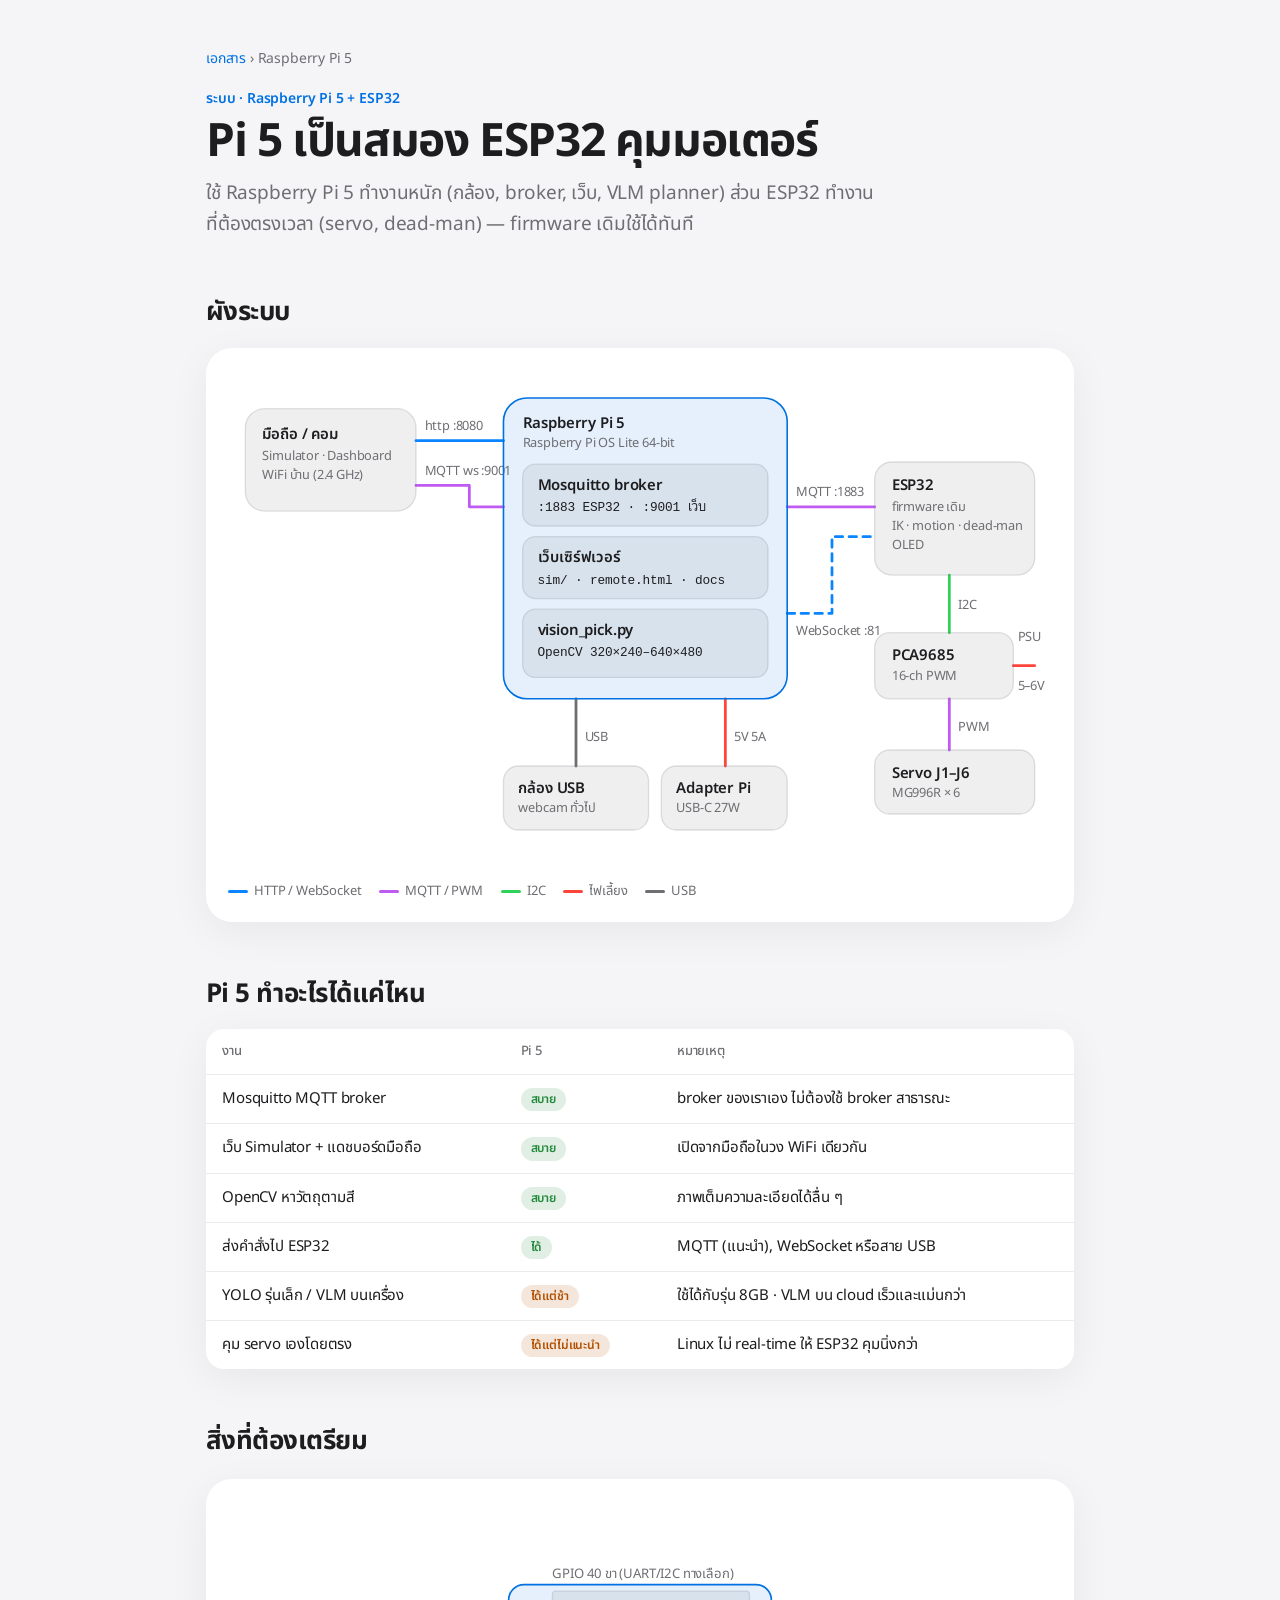
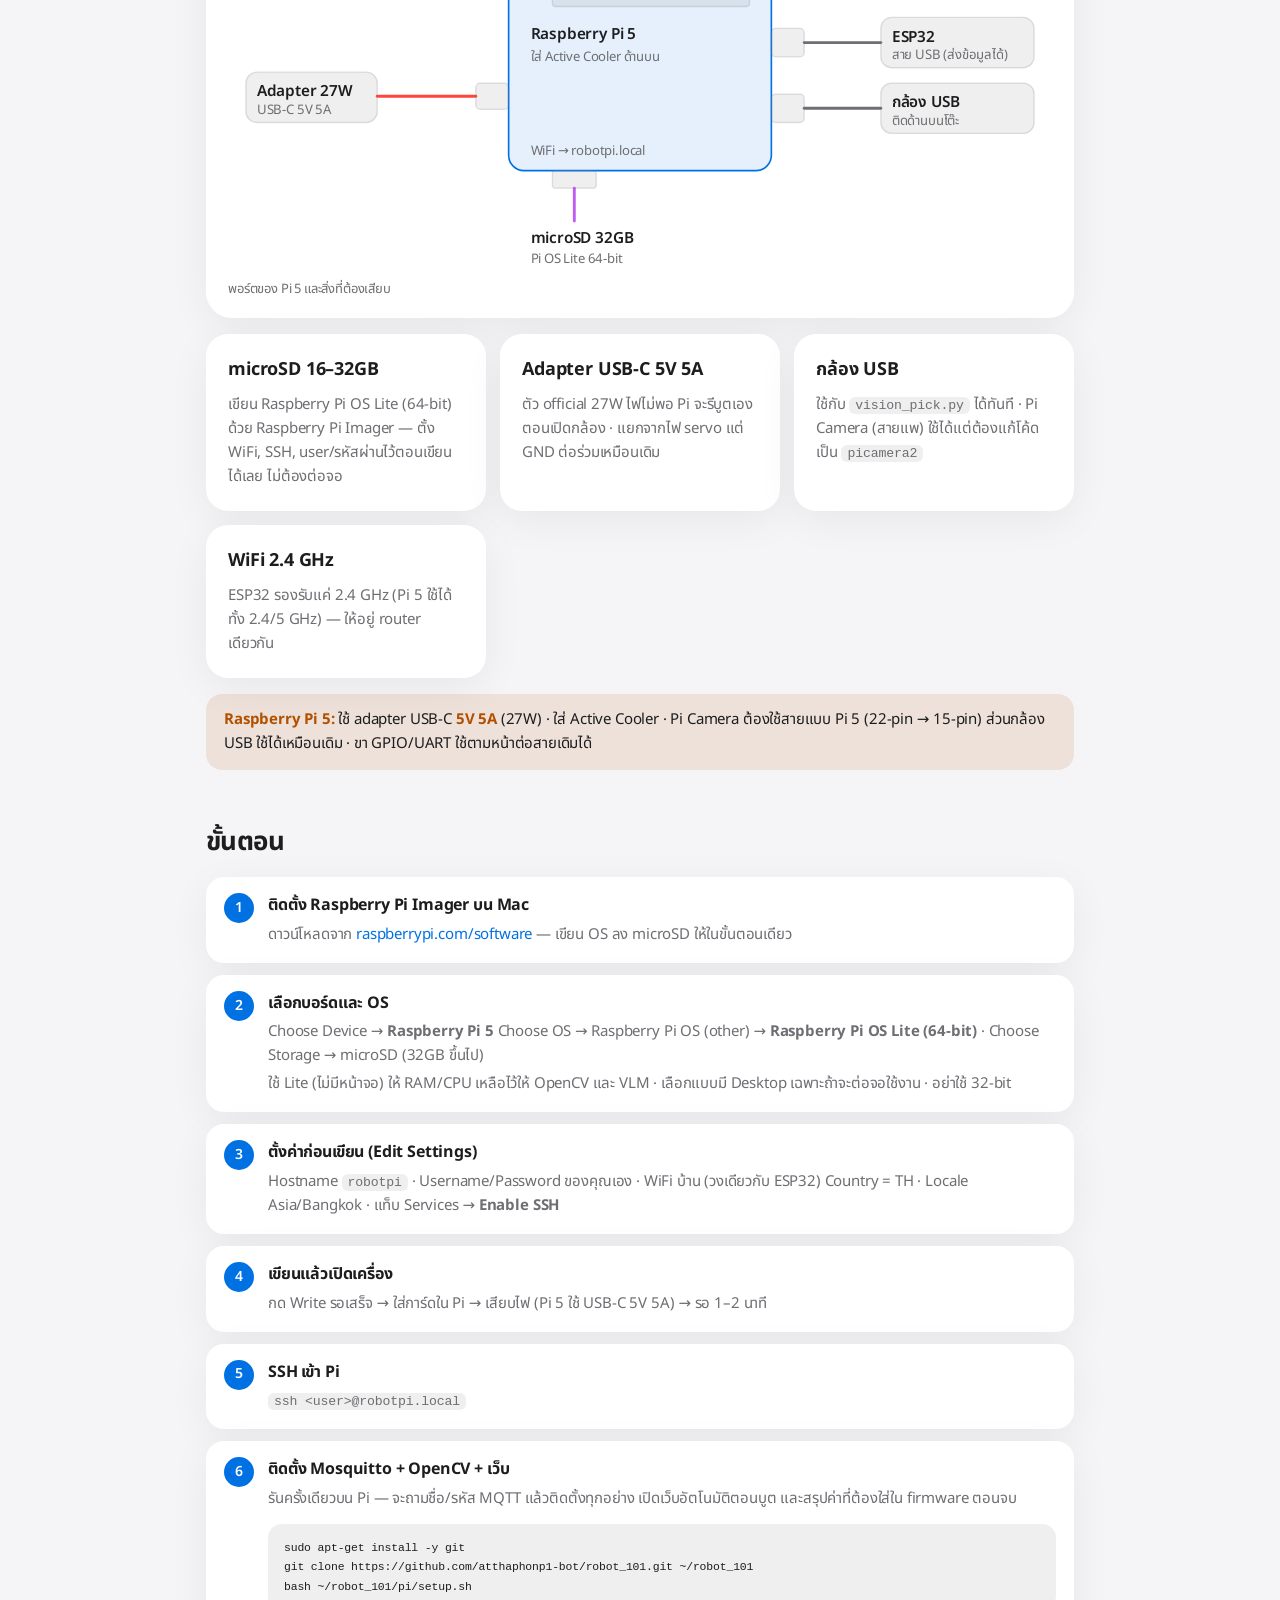
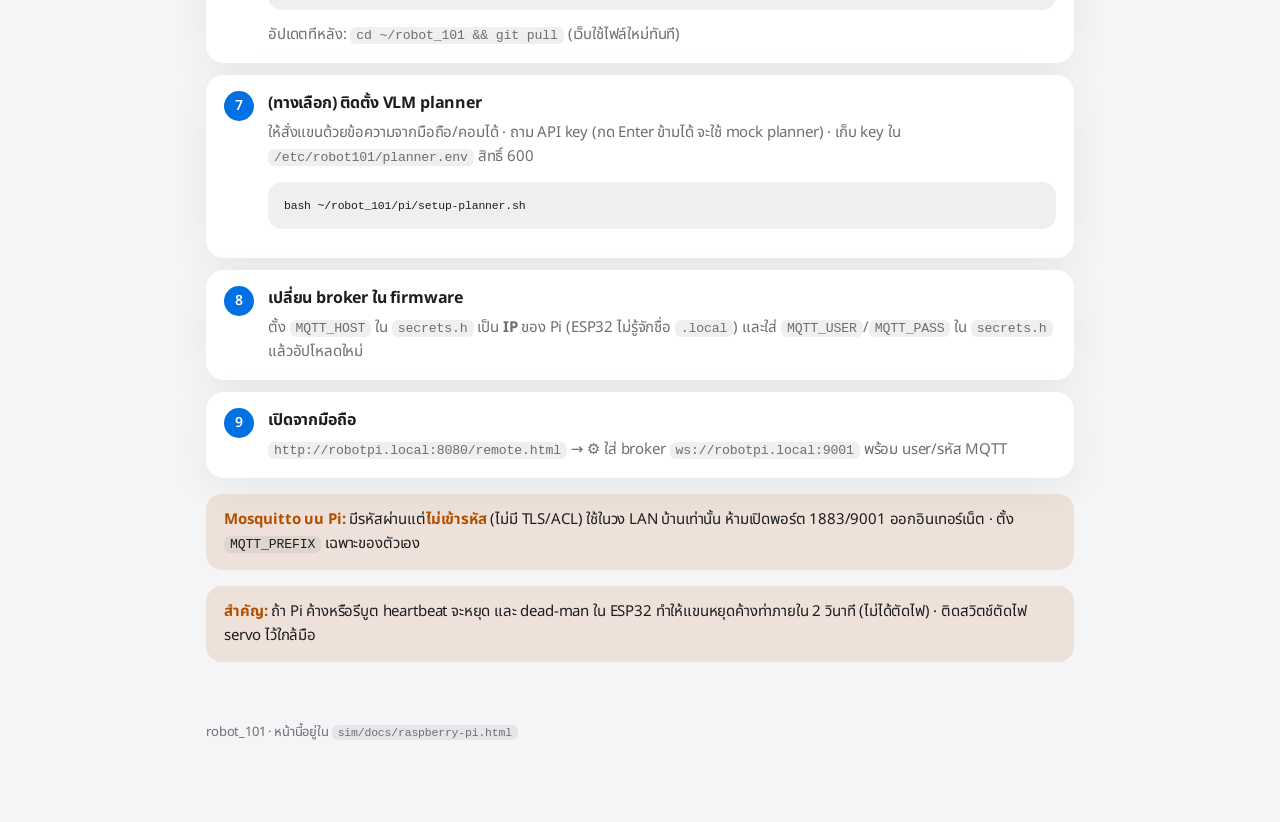
<file: sim/docs/raspberry-pi.html>
<!doctype html>
<html lang="th">
<head>
<meta charset="utf-8">
<meta name="viewport" content="width=device-width,initial-scale=1">
<title>Raspberry Pi 5 Setup</title>
<link rel="preconnect" href="https://fonts.googleapis.com">
<link href="https://fonts.googleapis.com/css2?family=Noto+Sans+Thai:wght@400;600;700&display=swap" rel="stylesheet">
<link rel="stylesheet" href="docs.css">
</head>
<body>
<main>
  <div class="crumb"><a href="index.html">เอกสาร</a> › Raspberry Pi 5</div>
  <p class="eyebrow">ระบบ · Raspberry Pi 5 + ESP32</p>
  <h1>Pi 5 เป็นสมอง ESP32 คุมมอเตอร์</h1>
  <p class="lede">ใช้ Raspberry Pi 5 ทำงานหนัก (กล้อง, broker, เว็บ, VLM planner) ส่วน ESP32 ทำงานที่ต้องตรงเวลา (servo, dead-man) — firmware เดิมใช้ได้ทันที</p>

  <h2>ผังระบบ</h2>
  <figure class="diagram" style="margin:0">
    <svg viewBox="0 0 780 470" role="img" aria-label="ผังระบบ: มือถือเชื่อม Raspberry Pi 5 ผ่าน WiFi, Pi รัน Mosquitto เว็บ และ OpenCV พร้อมกล้อง USB, Pi ส่ง MQTT ไป ESP32 ซึ่งคุม PCA9685 และ servo 6 ตัว">
      <!-- links -->
      <path class="w blue" d="M180 70H262"/>
      <path class="w purple" d="M180 112H230V132H262"/>
      <path class="w purple" d="M528 132H610"/>
      <path class="w blue dash" d="M528 232H570V160H610"/>
      <path class="w gray" d="M330 375V312"/>
      <path class="w red" d="M470 375V312"/>
      <path class="w green" d="M680 196V250"/>
      <path class="w purple" d="M680 312V360"/>
      <path class="w red" d="M760 281H740"/>
      <!-- link labels -->
      <text class="s" x="188" y="60">http :8080</text>
      <text class="s" x="188" y="102">MQTT ws :9001</text>
      <text class="s" x="536" y="122">MQTT :1883</text>
      <text class="s" x="536" y="252">WebSocket :81</text>
      <text class="s" x="338" y="352">USB</text>
      <text class="s" x="478" y="352">5V 5A</text>
      <text class="s" x="688" y="228">I2C</text>
      <text class="s" x="688" y="342">PWM</text>

      <!-- phone -->
      <rect class="blk" x="20" y="40" width="160" height="96" rx="18"/>
      <text class="t" x="36" y="68">มือถือ / คอม</text>
      <text class="s" x="36" y="88">Simulator · Dashboard</text>
      <text class="s" x="36" y="106">WiFi บ้าน (2.4 GHz)</text>

      <!-- pi -->
      <rect class="blk-hi" x="262" y="30" width="266" height="282" rx="22"/>
      <text class="t" x="280" y="58">Raspberry Pi 5</text>
      <text class="s" x="280" y="76">Raspberry Pi OS Lite 64-bit</text>
      <rect class="blk" x="280" y="92" width="230" height="58" rx="12"/>
      <text class="t" x="294" y="116">Mosquitto broker</text>
      <text class="m" x="294" y="136">:1883 ESP32 · :9001 เว็บ</text>
      <rect class="blk" x="280" y="160" width="230" height="58" rx="12"/>
      <text class="t" x="294" y="184">เว็บเซิร์ฟเวอร์</text>
      <text class="m" x="294" y="204">sim/ · remote.html · docs</text>
      <rect class="blk" x="280" y="228" width="230" height="64" rx="12"/>
      <text class="t" x="294" y="252">vision_pick.py</text>
      <text class="m" x="294" y="272">OpenCV 320×240–640×480</text>

      <!-- camera + psu -->
      <rect class="blk" x="262" y="375" width="136" height="60" rx="14"/>
      <text class="t" x="276" y="400">กล้อง USB</text><text class="s" x="276" y="418">webcam ทั่วไป</text>
      <rect class="blk" x="410" y="375" width="118" height="60" rx="14"/>
      <text class="t" x="424" y="400">Adapter Pi</text><text class="s" x="424" y="418">USB-C 27W</text>

      <!-- esp32 chain -->
      <rect class="blk" x="610" y="90" width="150" height="106" rx="16"/>
      <text class="t" x="626" y="116">ESP32</text>
      <text class="s" x="626" y="136">firmware เดิม</text>
      <text class="s" x="626" y="154">IK · motion · dead-man</text>
      <text class="s" x="626" y="172">OLED</text>
      <rect class="blk" x="610" y="250" width="130" height="62" rx="14"/>
      <text class="t" x="626" y="276">PCA9685</text><text class="s" x="626" y="294">16-ch PWM</text>
      <text class="s" x="744" y="258">PSU</text><text class="s" x="744" y="304">5–6V</text>
      <rect class="blk" x="610" y="360" width="150" height="60" rx="14"/>
      <text class="t" x="626" y="386">Servo J1–J6</text><text class="s" x="626" y="404">MG996R × 6</text>
    </svg>
    <div class="legend">
      <span><i style="background:var(--c-blue)"></i>HTTP / WebSocket</span>
      <span><i style="background:var(--c-purple)"></i>MQTT / PWM</span>
      <span><i style="background:var(--c-green)"></i>I2C</span>
      <span><i style="background:var(--c-red)"></i>ไฟเลี้ยง</span>
      <span><i style="background:var(--muted)"></i>USB</span>
    </div>
  </figure>

  <h2>Pi 5 ทำอะไรได้แค่ไหน</h2>
  <table>
    <tr><th>งาน</th><th>Pi 5</th><th>หมายเหตุ</th></tr>
    <tr><td>Mosquitto MQTT broker</td><td><span class="tag ok">สบาย</span></td><td>broker ของเราเอง ไม่ต้องใช้ broker สาธารณะ</td></tr>
    <tr><td>เว็บ Simulator + แดชบอร์ดมือถือ</td><td><span class="tag ok">สบาย</span></td><td>เปิดจากมือถือในวง WiFi เดียวกัน</td></tr>
    <tr><td>OpenCV หาวัตถุตามสี</td><td><span class="tag ok">สบาย</span></td><td>ภาพเต็มความละเอียดได้ลื่น ๆ</td></tr>
    <tr><td>ส่งคำสั่งไป ESP32</td><td><span class="tag ok">ได้</span></td><td>MQTT (แนะนำ), WebSocket หรือสาย USB</td></tr>
    <tr><td>YOLO รุ่นเล็ก / VLM บนเครื่อง</td><td><span class="tag warn">ได้แต่ช้า</span></td><td>ใช้ได้กับรุ่น 8GB · VLM บน cloud เร็วและแม่นกว่า</td></tr>
    <tr><td>คุม servo เองโดยตรง</td><td><span class="tag warn">ได้แต่ไม่แนะนำ</span></td><td>Linux ไม่ real-time ให้ ESP32 คุมนิ่งกว่า</td></tr>
  </table>

  <h2>สิ่งที่ต้องเตรียม</h2>
  <figure class="diagram" style="margin:16px 0">
    <svg viewBox="0 0 760 340" role="img" aria-label="พอร์ต Raspberry Pi 5 และสิ่งที่เสียบ: ไฟ USB-C, ESP32, กล้อง USB, microSD, GPIO">
  <path class="w red" d="M230 182H140"/>
  <path class="w gray" d="M530 133H600"/>
  <path class="w gray" d="M530 193H600"/>
  <path class="w purple" d="M320 266V296"/>
  <rect class="blk-hi" x="260" y="80" width="240" height="170" rx="14"/>
  <rect class="blk" x="300" y="86" width="180" height="14" rx="3"/>
  <rect class="blk" x="230" y="170" width="30" height="24" rx="4"/>
  <rect class="blk" x="500" y="120" width="30" height="26" rx="4"/>
  <rect class="blk" x="500" y="180" width="30" height="26" rx="4"/>
  <rect class="blk" x="300" y="250" width="40" height="16" rx="3"/>
  <rect class="blk" x="20" y="160" width="120" height="46" rx="10"/>
  <rect class="blk" x="600" y="110" width="140" height="46" rx="10"/>
  <rect class="blk" x="600" y="170" width="140" height="46" rx="10"/>
  <text class="t" x="280" y="130">Raspberry Pi 5</text>
  <text class="s" x="280" y="150">ใส่ Active Cooler ด้านบน</text>
  <text class="s" x="280" y="236">WiFi → robotpi.local</text>
  <text class="s" x="300" y="74">GPIO 40 ขา (UART/I2C ทางเลือก)</text>
  <text class="t" x="30" y="182">Adapter 27W</text>
  <text class="s" x="30" y="198">USB-C 5V 5A</text>
  <text class="t" x="610" y="132">ESP32</text>
  <text class="s" x="610" y="148">สาย USB (ส่งข้อมูลได้)</text>
  <text class="t" x="610" y="192">กล้อง USB</text>
  <text class="s" x="610" y="208">ติดด้านบนโต๊ะ</text>
  <text class="t" x="280" y="316">microSD 32GB</text>
  <text class="s" x="280" y="334">Pi OS Lite 64-bit</text>
</svg>
    <p style="margin:10px 4px 0;color:var(--muted);font-size:13px">พอร์ตของ Pi 5 และสิ่งที่ต้องเสียบ</p>
  </figure>

  <div class="grid">
    <div class="card"><h3>microSD 16–32GB</h3><p>เขียน Raspberry Pi OS Lite (64-bit) ด้วย Raspberry Pi Imager — ตั้ง WiFi, SSH, user/รหัสผ่านไว้ตอนเขียนได้เลย ไม่ต้องต่อจอ</p></div>
    <div class="card"><h3>Adapter USB-C 5V 5A</h3><p>ตัว official 27W ไฟไม่พอ Pi จะรีบูตเองตอนเปิดกล้อง · แยกจากไฟ servo แต่ GND ต่อร่วมเหมือนเดิม</p></div>
    <div class="card"><h3>กล้อง USB</h3><p>ใช้กับ <code>vision_pick.py</code> ได้ทันที · Pi Camera (สายแพ) ใช้ได้แต่ต้องแก้โค้ดเป็น <code>picamera2</code></p></div>
    <div class="card"><h3>WiFi 2.4 GHz</h3><p>ESP32 รองรับแค่ 2.4 GHz (Pi 5 ใช้ได้ทั้ง 2.4/5 GHz) — ให้อยู่ router เดียวกัน</p></div>
  </div>

  <div class="note"><b>Raspberry Pi 5:</b> ใช้ adapter USB-C <b>5V 5A</b> (27W) · ใส่ Active Cooler · Pi Camera ต้องใช้สายแบบ Pi 5 (22-pin → 15-pin) ส่วนกล้อง USB ใช้ได้เหมือนเดิม · ขา GPIO/UART ใช้ตามหน้าต่อสายเดิมได้</div>

  <h2>ขั้นตอน</h2>
  <ol class="steps">
    <li><b>ติดตั้ง Raspberry Pi Imager บน Mac</b><p>ดาวน์โหลดจาก <a href="https://www.raspberrypi.com/software/">raspberrypi.com/software</a> — เขียน OS ลง microSD ให้ในขั้นตอนเดียว</p></li>
    <li><b>เลือกบอร์ดและ OS</b><p>Choose Device → <b>Raspberry Pi 5</b> Choose OS → Raspberry Pi OS (other) → <b>Raspberry Pi OS Lite (64-bit)</b> · Choose Storage → microSD (32GB ขึ้นไป)</p>
      <p>ใช้ Lite (ไม่มีหน้าจอ) ให้ RAM/CPU เหลือไว้ให้ OpenCV และ VLM · เลือกแบบมี Desktop เฉพาะถ้าจะต่อจอใช้งาน · อย่าใช้ 32-bit</p></li>
    <li><b>ตั้งค่าก่อนเขียน (Edit Settings)</b><p>Hostname <code>robotpi</code> · Username/Password ของคุณเอง · WiFi บ้าน (วงเดียวกับ ESP32) Country = TH · Locale Asia/Bangkok · แท็บ Services → <b>Enable SSH</b></p></li>
    <li><b>เขียนแล้วเปิดเครื่อง</b><p>กด Write รอเสร็จ → ใส่การ์ดใน Pi → เสียบไฟ (Pi 5 ใช้ USB-C 5V 5A) → รอ 1–2 นาที</p></li>
    <li><b>SSH เข้า Pi</b><p><code>ssh &lt;user&gt;@robotpi.local</code></p></li>
    <li><b>ติดตั้ง Mosquitto + OpenCV + เว็บ</b><p>รันครั้งเดียวบน Pi — จะถามชื่อ/รหัส MQTT แล้วติดตั้งทุกอย่าง เปิดเว็บอัตโนมัติตอนบูต และสรุปค่าที่ต้องใส่ใน firmware ตอนจบ</p>
<pre><code>sudo apt-get install -y git
git clone https://github.com/atthaphonp1-bot/robot_101.git ~/robot_101
bash ~/robot_101/pi/setup.sh</code></pre>
<p>อัปเดตทีหลัง: <code>cd ~/robot_101 &amp;&amp; git pull</code> (เว็บใช้ไฟล์ใหม่ทันที)</p></li>
    <li><b>(ทางเลือก) ติดตั้ง VLM planner</b><p>ให้สั่งแขนด้วยข้อความจากมือถือ/คอมได้ · ถาม API key (กด Enter ข้ามได้ จะใช้ mock planner) · เก็บ key ใน <code>/etc/robot101/planner.env</code> สิทธิ์ 600</p>
<pre><code>bash ~/robot_101/pi/setup-planner.sh</code></pre></li>
    <li><b>เปลี่ยน broker ใน firmware</b><p>ตั้ง <code>MQTT_HOST</code> ใน <code>secrets.h</code> เป็น <b>IP</b> ของ Pi (ESP32 ไม่รู้จักชื่อ <code>.local</code>) และใส่ <code>MQTT_USER</code>/<code>MQTT_PASS</code> ใน <code>secrets.h</code> แล้วอัปโหลดใหม่</p></li>
    <li><b>เปิดจากมือถือ</b><p><code>http://robotpi.local:8080/remote.html</code> → ⚙ ใส่ broker <code>ws://robotpi.local:9001</code> พร้อม user/รหัส MQTT</p></li>
  </ol>
  <div class="note"><b>Mosquitto บน Pi:</b> มีรหัสผ่านแต่<b>ไม่เข้ารหัส</b> (ไม่มี TLS/ACL) ใช้ในวง LAN บ้านเท่านั้น ห้ามเปิดพอร์ต 1883/9001 ออกอินเทอร์เน็ต · ตั้ง <code>MQTT_PREFIX</code> เฉพาะของตัวเอง</div>
  <div class="note"><b>สำคัญ:</b> ถ้า Pi ค้างหรือรีบูต heartbeat จะหยุด และ dead-man ใน ESP32 ทำให้แขนหยุดค้างท่าภายใน 2 วินาที (ไม่ได้ตัดไฟ) · ติดสวิตช์ตัดไฟ servo ไว้ใกล้มือ</div>

  <footer>robot_101 · หน้านี้อยู่ใน <code>sim/docs/raspberry-pi.html</code></footer>
</main>
</body>
</html>
</file>
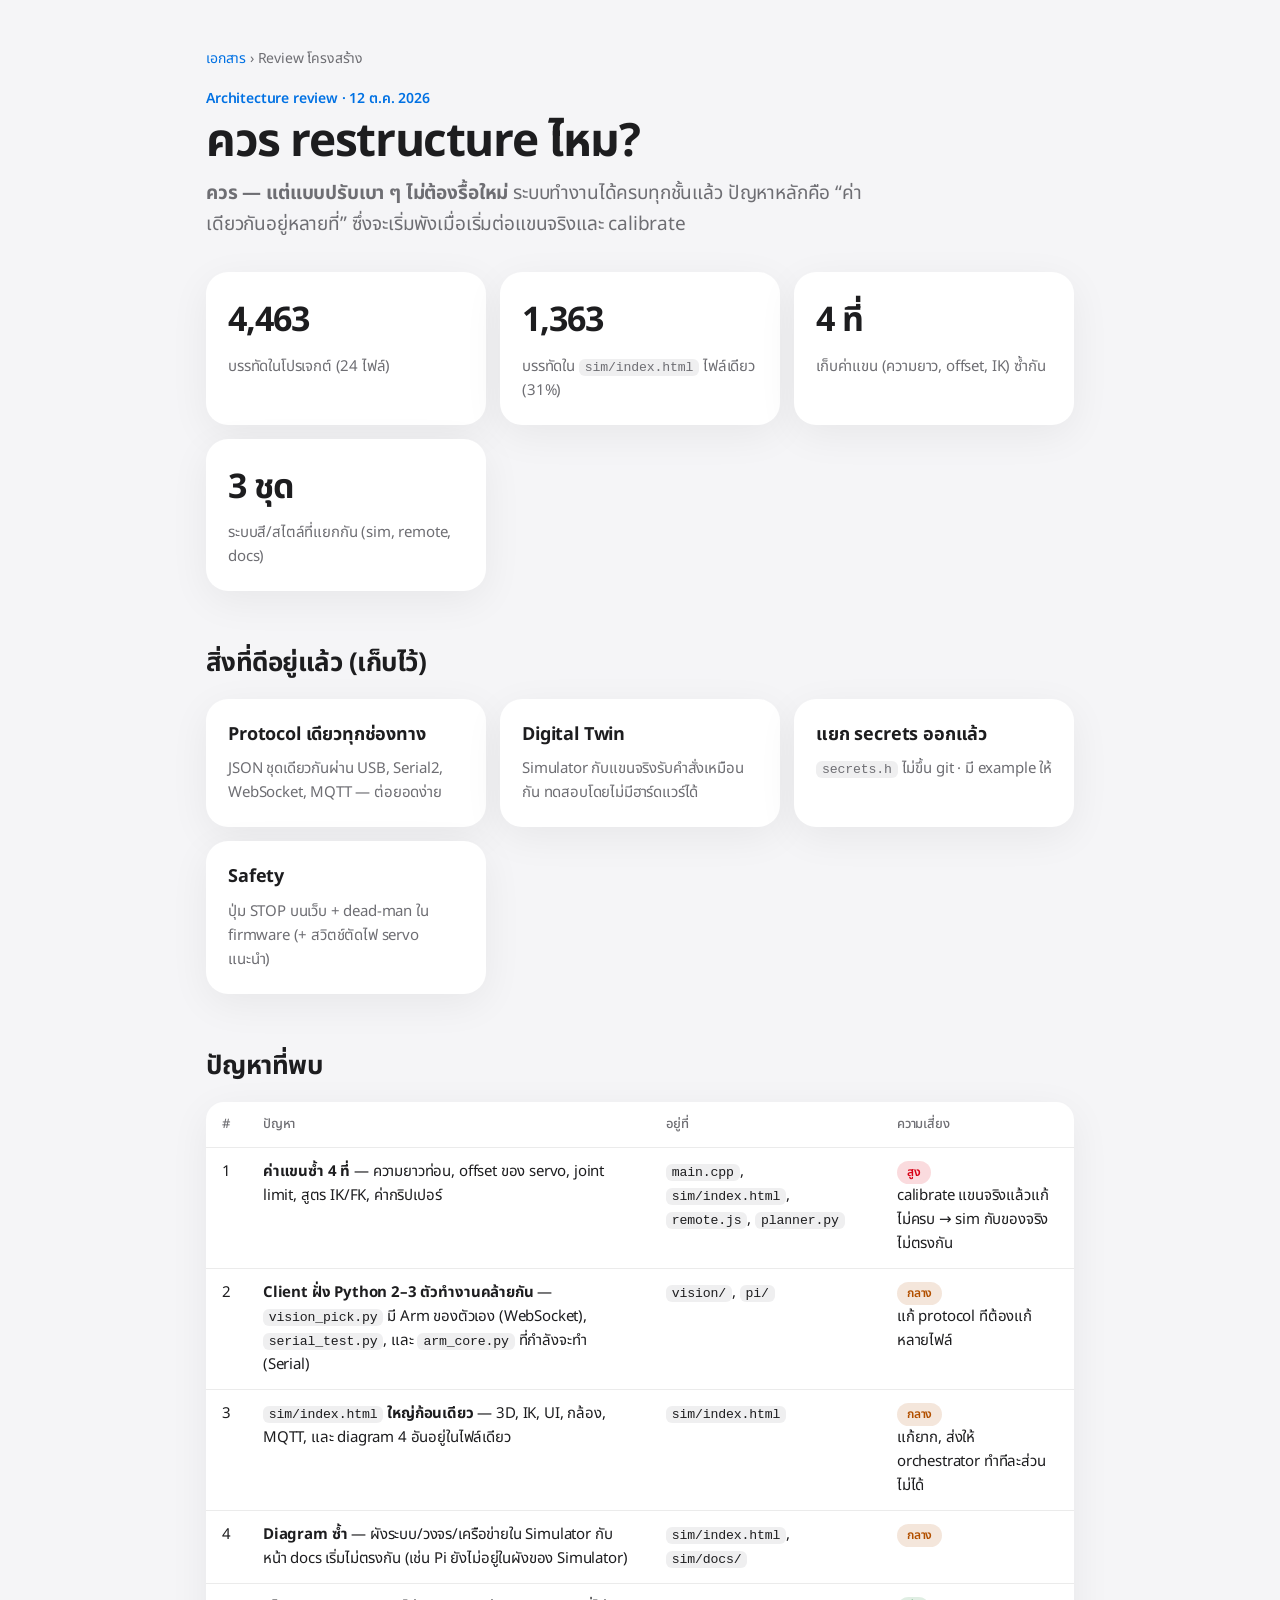
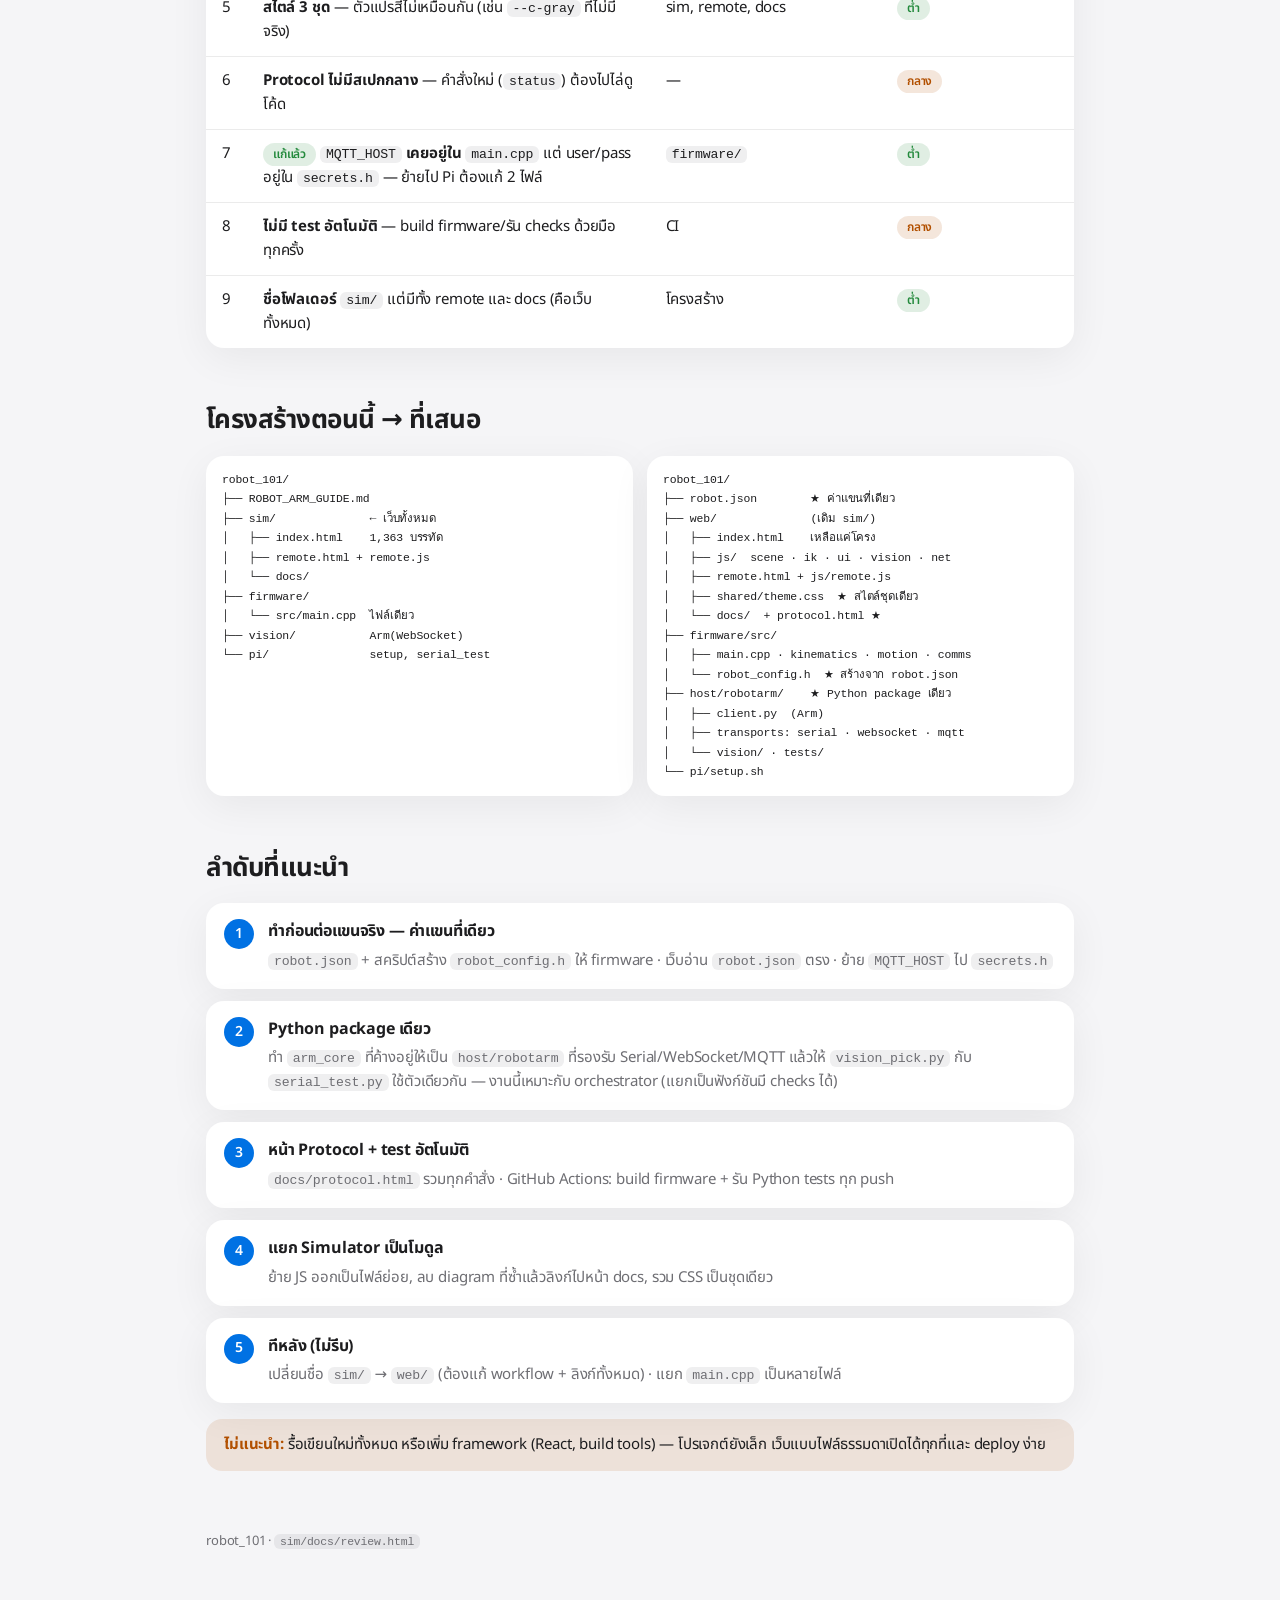
<file: sim/docs/review.html>
<!doctype html>
<html lang="th">
<head>
<meta charset="utf-8">
<meta name="viewport" content="width=device-width,initial-scale=1">
<title>Architecture Review</title>
<link rel="preconnect" href="https://fonts.googleapis.com">
<link href="https://fonts.googleapis.com/css2?family=Noto+Sans+Thai:wght@400;600;700&display=swap" rel="stylesheet">
<link rel="stylesheet" href="docs.css">
<style>
  .cols { display: grid; gap: 14px; grid-template-columns: repeat(auto-fit, minmax(300px, 1fr)); }
  .cols pre { margin: 0; background: var(--card); box-shadow: var(--shadow); border-radius: 18px; }
  .stat { font-size: 34px; font-weight: 700; letter-spacing: -.03em; }
</style>
</head>
<body>
<main>
  <div class="crumb"><a href="index.html">เอกสาร</a> › Review โครงสร้าง</div>
  <p class="eyebrow">Architecture review · 12 ต.ค. 2026</p>
  <h1>ควร restructure ไหม?</h1>
  <p class="lede"><b>ควร — แต่แบบปรับเบา ๆ ไม่ต้องรื้อใหม่</b> ระบบทำงานได้ครบทุกชั้นแล้ว ปัญหาหลักคือ “ค่าเดียวกันอยู่หลายที่” ซึ่งจะเริ่มพังเมื่อเริ่มต่อแขนจริงและ calibrate</p>

  <div class="grid">
    <div class="card"><div class="stat">4,463</div><p>บรรทัดในโปรเจกต์ (24 ไฟล์)</p></div>
    <div class="card"><div class="stat">1,363</div><p>บรรทัดใน <code>sim/index.html</code> ไฟล์เดียว (31%)</p></div>
    <div class="card"><div class="stat">4 ที่</div><p>เก็บค่าแขน (ความยาว, offset, IK) ซ้ำกัน</p></div>
    <div class="card"><div class="stat">3 ชุด</div><p>ระบบสี/สไตล์ที่แยกกัน (sim, remote, docs)</p></div>
  </div>

  <h2>สิ่งที่ดีอยู่แล้ว (เก็บไว้)</h2>
  <div class="grid">
    <div class="card"><h3>Protocol เดียวทุกช่องทาง</h3><p>JSON ชุดเดียวกันผ่าน USB, Serial2, WebSocket, MQTT — ต่อยอดง่าย</p></div>
    <div class="card"><h3>Digital Twin</h3><p>Simulator กับแขนจริงรับคำสั่งเหมือนกัน ทดสอบโดยไม่มีฮาร์ดแวร์ได้</p></div>
    <div class="card"><h3>แยก secrets ออกแล้ว</h3><p><code>secrets.h</code> ไม่ขึ้น git · มี example ให้</p></div>
    <div class="card"><h3>Safety</h3><p>ปุ่ม STOP บนเว็บ + dead-man ใน firmware (+ สวิตช์ตัดไฟ servo แนะนำ)</p></div>
  </div>

  <h2>ปัญหาที่พบ</h2>
  <table>
    <tr><th>#</th><th>ปัญหา</th><th>อยู่ที่</th><th>ความเสี่ยง</th></tr>
    <tr><td>1</td><td><b>ค่าแขนซ้ำ 4 ที่</b> — ความยาวท่อน, offset ของ servo, joint limit, สูตร IK/FK, ค่ากริปเปอร์</td><td><code>main.cpp</code>, <code>sim/index.html</code>, <code>remote.js</code>, <code>planner.py</code></td><td><span class="tag bad">สูง</span><br>calibrate แขนจริงแล้วแก้ไม่ครบ → sim กับของจริงไม่ตรงกัน</td></tr>
    <tr><td>2</td><td><b>Client ฝั่ง Python 2–3 ตัวทำงานคล้ายกัน</b> — <code>vision_pick.py</code> มี Arm ของตัวเอง (WebSocket), <code>serial_test.py</code>, และ <code>arm_core.py</code> ที่กำลังจะทำ (Serial)</td><td><code>vision/</code>, <code>pi/</code></td><td><span class="tag warn">กลาง</span><br>แก้ protocol ทีต้องแก้หลายไฟล์</td></tr>
    <tr><td>3</td><td><b><code>sim/index.html</code> ใหญ่ก้อนเดียว</b> — 3D, IK, UI, กล้อง, MQTT, และ diagram 4 อันอยู่ในไฟล์เดียว</td><td><code>sim/index.html</code></td><td><span class="tag warn">กลาง</span><br>แก้ยาก, ส่งให้ orchestrator ทำทีละส่วนไม่ได้</td></tr>
    <tr><td>4</td><td><b>Diagram ซ้ำ</b> — ผังระบบ/วงจร/เครือข่ายใน Simulator กับหน้า docs เริ่มไม่ตรงกัน (เช่น Pi ยังไม่อยู่ในผังของ Simulator)</td><td><code>sim/index.html</code>, <code>sim/docs/</code></td><td><span class="tag warn">กลาง</span></td></tr>
    <tr><td>5</td><td><b>สไตล์ 3 ชุด</b> — ตัวแปรสีไม่เหมือนกัน (เช่น <code>--c-gray</code> ที่ไม่มีจริง)</td><td>sim, remote, docs</td><td><span class="tag ok">ต่ำ</span></td></tr>
    <tr><td>6</td><td><b>Protocol ไม่มีสเปกกลาง</b> — คำสั่งใหม่ (<code>status</code>) ต้องไปไล่ดูโค้ด</td><td>—</td><td><span class="tag warn">กลาง</span></td></tr>
    <tr><td>7</td><td><span class="tag ok">แก้แล้ว</span> <b><code>MQTT_HOST</code> เคยอยู่ใน <code>main.cpp</code></b> แต่ user/pass อยู่ใน <code>secrets.h</code> — ย้ายไป Pi ต้องแก้ 2 ไฟล์</td><td><code>firmware/</code></td><td><span class="tag ok">ต่ำ</span></td></tr>
    <tr><td>8</td><td><b>ไม่มี test อัตโนมัติ</b> — build firmware/รัน checks ด้วยมือทุกครั้ง</td><td>CI</td><td><span class="tag warn">กลาง</span></td></tr>
    <tr><td>9</td><td><b>ชื่อโฟลเดอร์ <code>sim/</code></b> แต่มีทั้ง remote และ docs (คือเว็บทั้งหมด)</td><td>โครงสร้าง</td><td><span class="tag ok">ต่ำ</span></td></tr>
  </table>

  <h2>โครงสร้างตอนนี้ → ที่เสนอ</h2>
  <div class="cols">
<pre><code>robot_101/
├── ROBOT_ARM_GUIDE.md
├── sim/              ← เว็บทั้งหมด
│   ├── index.html    1,363 บรรทัด
│   ├── remote.html + remote.js
│   └── docs/
├── firmware/
│   └── src/main.cpp  ไฟล์เดียว
├── vision/           Arm(WebSocket)
└── pi/               setup, serial_test</code></pre>
<pre><code>robot_101/
├── robot.json        ★ ค่าแขนที่เดียว
├── web/              (เดิม sim/)
│   ├── index.html    เหลือแค่โครง
│   ├── js/  scene · ik · ui · vision · net
│   ├── remote.html + js/remote.js
│   ├── shared/theme.css  ★ สไตล์ชุดเดียว
│   └── docs/  + protocol.html ★
├── firmware/src/
│   ├── main.cpp · kinematics · motion · comms
│   └── robot_config.h  ★ สร้างจาก robot.json
├── host/robotarm/    ★ Python package เดียว
│   ├── client.py  (Arm)
│   ├── transports: serial · websocket · mqtt
│   └── vision/ · tests/
└── pi/setup.sh</code></pre>
  </div>

  <h2>ลำดับที่แนะนำ</h2>
  <ol class="steps">
    <li><b>ทำก่อนต่อแขนจริง — ค่าแขนที่เดียว</b><p><code>robot.json</code> + สคริปต์สร้าง <code>robot_config.h</code> ให้ firmware · เว็บอ่าน <code>robot.json</code> ตรง · ย้าย <code>MQTT_HOST</code> ไป <code>secrets.h</code></p></li>
    <li><b>Python package เดียว</b><p>ทำ <code>arm_core</code> ที่ค้างอยู่ให้เป็น <code>host/robotarm</code> ที่รองรับ Serial/WebSocket/MQTT แล้วให้ <code>vision_pick.py</code> กับ <code>serial_test.py</code> ใช้ตัวเดียวกัน — งานนี้เหมาะกับ orchestrator (แยกเป็นฟังก์ชันมี checks ได้)</p></li>
    <li><b>หน้า Protocol + test อัตโนมัติ</b><p><code>docs/protocol.html</code> รวมทุกคำสั่ง · GitHub Actions: build firmware + รัน Python tests ทุก push</p></li>
    <li><b>แยก Simulator เป็นโมดูล</b><p>ย้าย JS ออกเป็นไฟล์ย่อย, ลบ diagram ที่ซ้ำแล้วลิงก์ไปหน้า docs, รวม CSS เป็นชุดเดียว</p></li>
    <li><b>ทีหลัง (ไม่รีบ)</b><p>เปลี่ยนชื่อ <code>sim/</code> → <code>web/</code> (ต้องแก้ workflow + ลิงก์ทั้งหมด) · แยก <code>main.cpp</code> เป็นหลายไฟล์</p></li>
  </ol>
  <div class="note"><b>ไม่แนะนำ:</b> รื้อเขียนใหม่ทั้งหมด หรือเพิ่ม framework (React, build tools) — โปรเจกต์ยังเล็ก เว็บแบบไฟล์ธรรมดาเปิดได้ทุกที่และ deploy ง่าย</div>

  <footer>robot_101 · <code>sim/docs/review.html</code></footer>
</main>
</body>
</html>
</file>
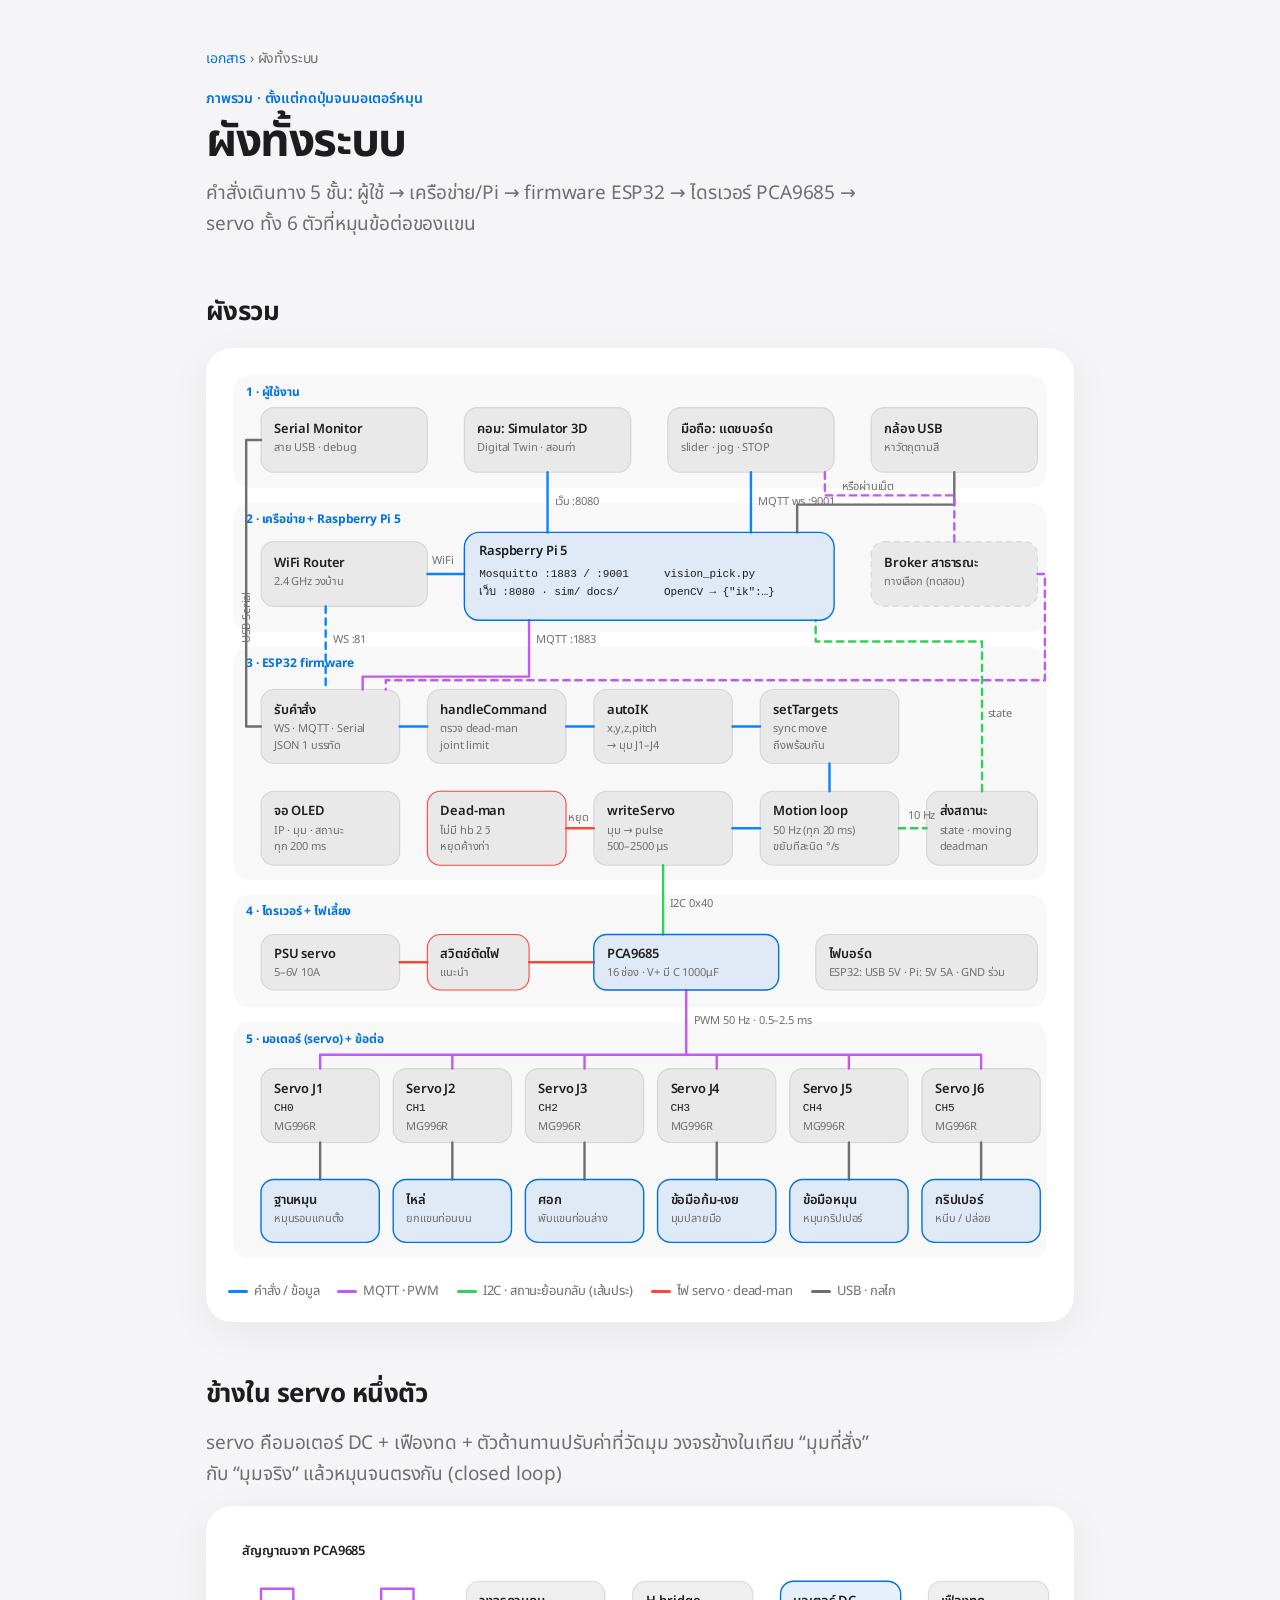
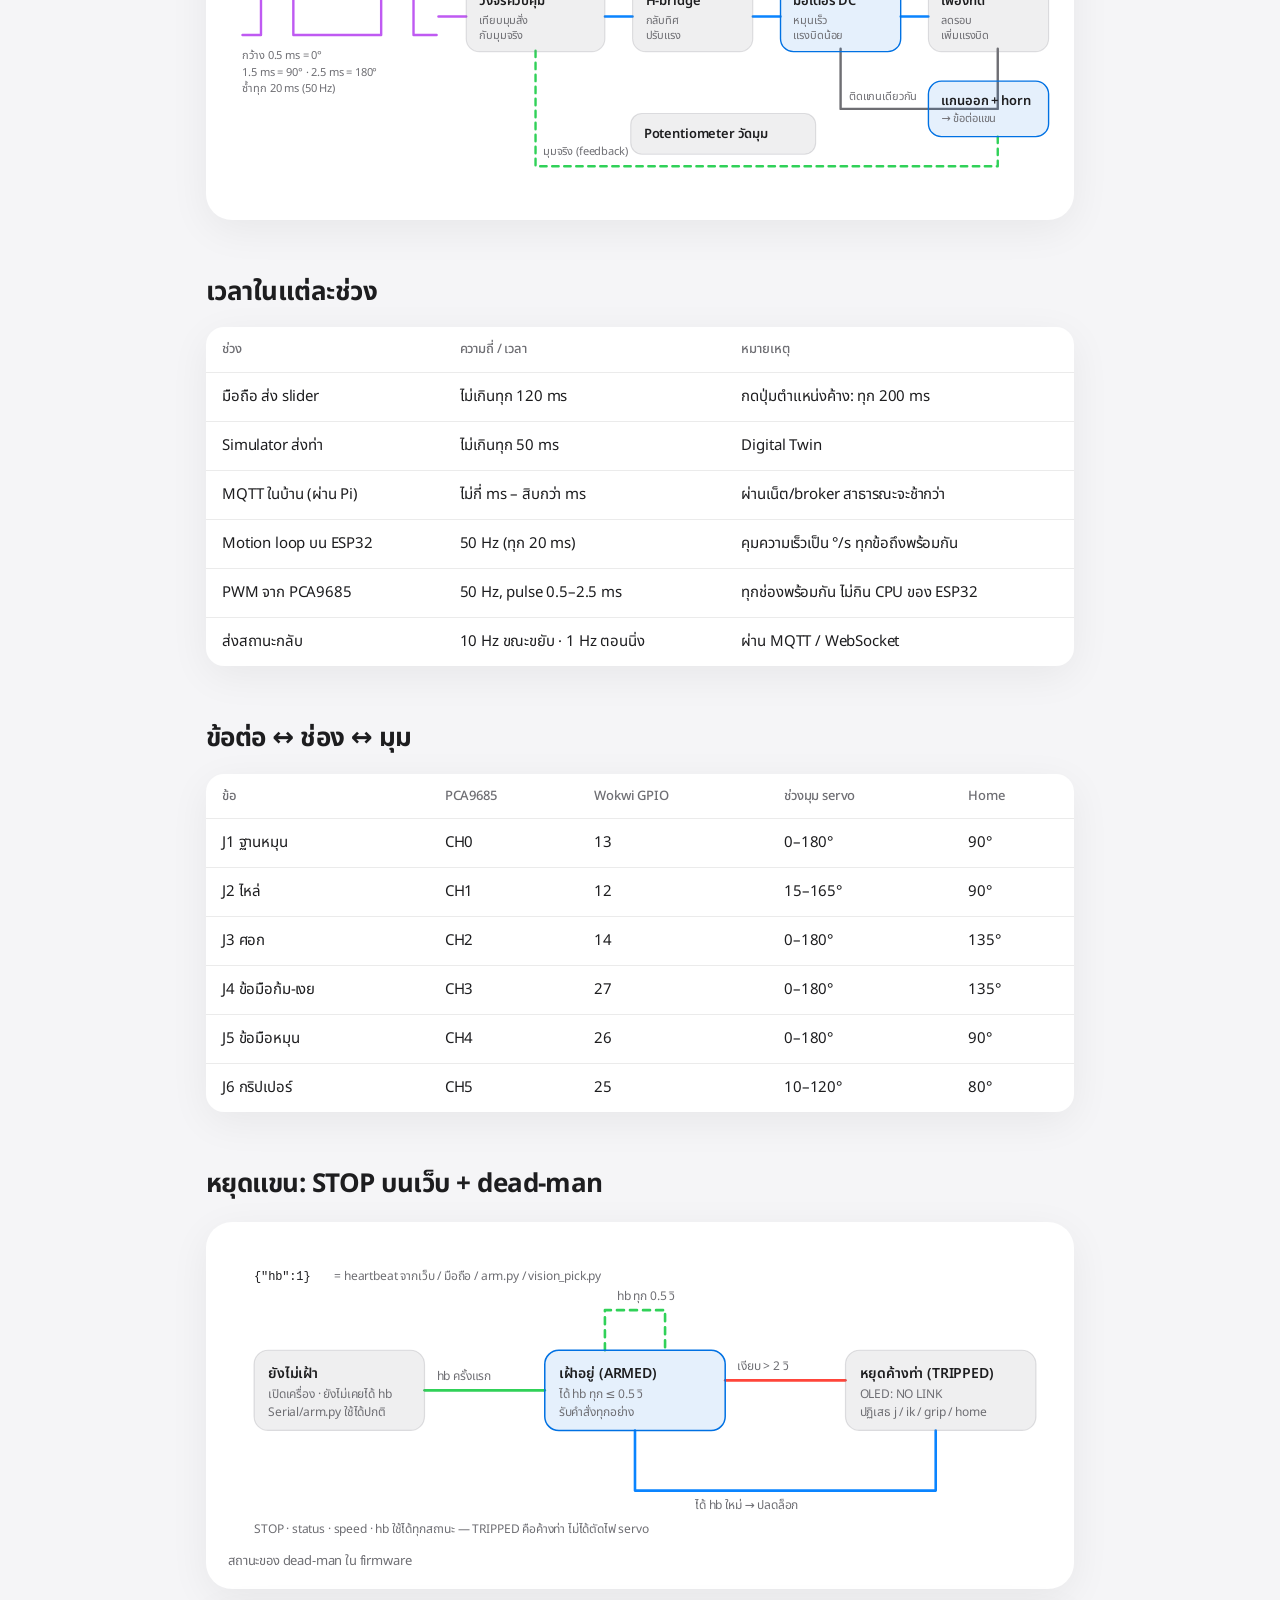
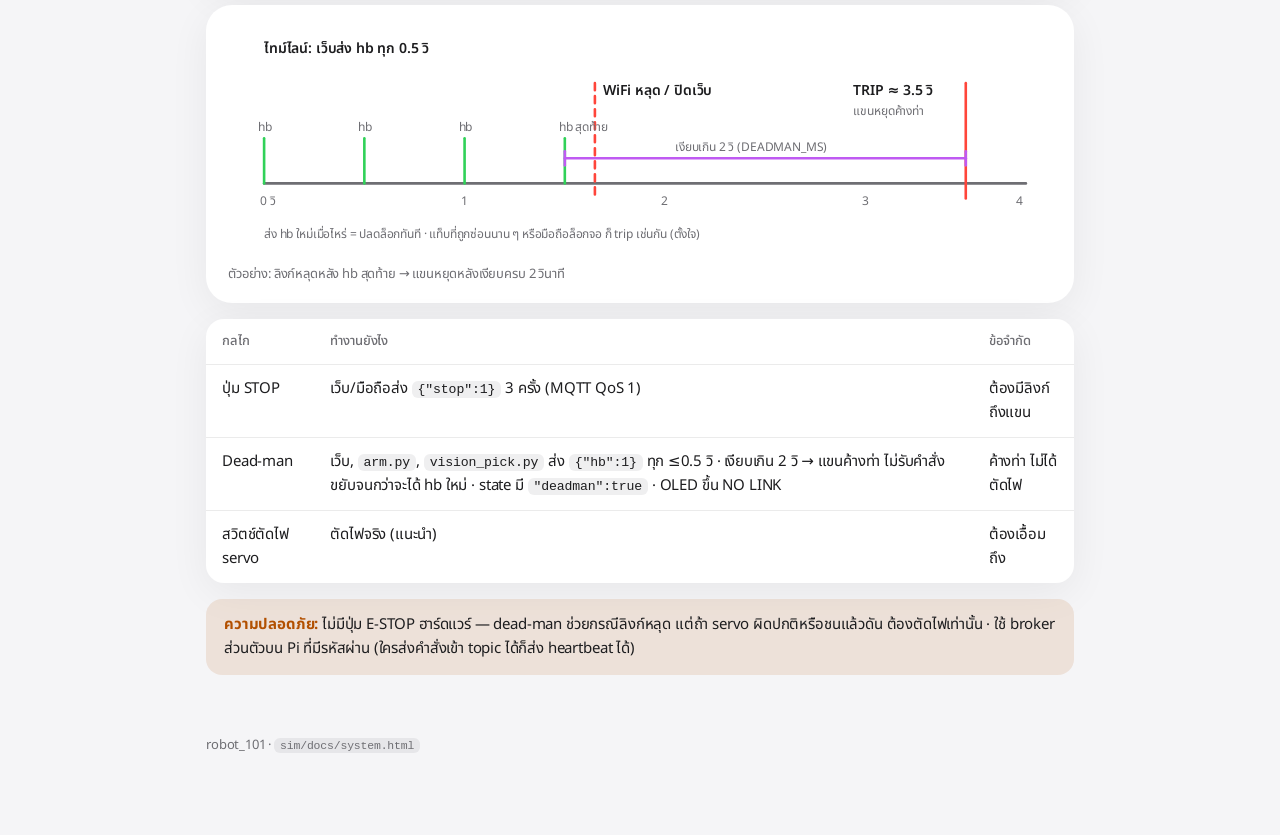
<file: sim/docs/system.html>
<!doctype html>
<html lang="th">
<head>
<meta charset="utf-8">
<meta name="viewport" content="width=device-width,initial-scale=1">
<title>Whole System Map</title>
<link rel="preconnect" href="https://fonts.googleapis.com">
<link href="https://fonts.googleapis.com/css2?family=Noto+Sans+Thai:wght@400;600;700&display=swap" rel="stylesheet">
<link rel="stylesheet" href="docs.css">
<style>
  .band { fill: var(--fill); opacity: .45; }
  .bandlabel { fill: var(--accent); font: 700 13px var(--font); }
  .w.orange { stroke: var(--c-orange); }
</style>
</head>
<body>
<main>
  <div class="crumb"><a href="index.html">เอกสาร</a> › ผังทั้งระบบ</div>
  <p class="eyebrow">ภาพรวม · ตั้งแต่กดปุ่มจนมอเตอร์หมุน</p>
  <h1>ผังทั้งระบบ</h1>
  <p class="lede">คำสั่งเดินทาง 5 ชั้น: ผู้ใช้ → เครือข่าย/Pi → firmware ESP32 → ไดรเวอร์ PCA9685 → servo ทั้ง 6 ตัวที่หมุนข้อต่อของแขน</p>

  <h2>ผังรวม</h2>
  <figure class="diagram" style="margin:0">
    <svg viewBox="0 0 900 975" role="img" aria-label="ผังทั้งระบบ 5 ชั้น จากผู้ใช้ เครือข่าย firmware ESP32 ไดรเวอร์และไฟ ไปจนถึง servo 6 ตัวและข้อต่อของแขน">
      <!-- bands -->
      <rect class="band" x="10" y="10" width="880" height="122" rx="18"/><text class="bandlabel" x="24" y="32">1 · ผู้ใช้งาน</text>
      <rect class="band" x="10" y="148" width="880" height="140" rx="18"/><text class="bandlabel" x="24" y="170">2 · เครือข่าย + Raspberry Pi 5</text>
      <rect class="band" x="10" y="304" width="880" height="252" rx="18"/><text class="bandlabel" x="24" y="326">3 · ESP32 firmware</text>
      <rect class="band" x="10" y="572" width="880" height="122" rx="18"/><text class="bandlabel" x="24" y="594">4 · ไดรเวอร์ + ไฟเลี้ยง</text>
      <rect class="band" x="10" y="710" width="880" height="255" rx="18"/><text class="bandlabel" x="24" y="732">5 · มอเตอร์ (servo) + ข้อต่อ</text>

      <!-- ===== links (drawn first, under boxes) ===== -->
      <!-- band 1 -> 2 -->
      <path class="w blue" d="M350 115V180"/>
      <path class="w blue" d="M570 115V180"/>
      <path class="w gray" d="M790 115V150H620V180"/>
      <path class="w purple dash" d="M650 115V140H790V190"/>
      <path class="w blue" d="M220 225H260"/>
      <!-- band 2 -> 3 -->
      <path class="w purple" d="M330 275V336H150V350"/>
      <path class="w blue dash" d="M110 260V350"/>
      <path class="w purple dash" d="M880 225H888V340H175V350"/>
      <path class="w gray" d="M40 80H24V390H40"/>
      <!-- band 3 pipeline -->
      <path class="w blue" d="M190 390H220M370 390H400M550 390H580"/>
      <path class="w blue" d="M655 430V460"/>
      <path class="w blue" d="M580 500H550"/>
      <path class="w red" d="M370 500H400"/>
      <path class="w green dash" d="M730 500H760"/>
      <path class="w green dash" d="M820 460V298H640V275"/>
      <!-- band 3 -> 4 -->
      <path class="w green" d="M475 540V615"/>
      <!-- band 4 power -->
      <path class="w red" d="M190 645H220M330 645H400"/>
      <!-- band 4 -> 5 -->
      <path class="w purple" d="M500 675V745M104 745H819M104 745V760M247 745V760M390 745V760M533 745V760M676 745V760M819 745V760"/>
      <path class="w gray" d="M104 840V880M247 840V880M390 840V880M533 840V880M676 840V880M819 840V880"/>

      <!-- link labels -->
      <text class="s" x="358" y="150">เว็บ :8080</text>
      <text class="s" x="578" y="150">MQTT ws :9001</text>
      <text class="s" x="668" y="134">หรือผ่านเน็ต</text>
      <text class="s" x="225" y="214">WiFi</text>
      <text class="s" x="338" y="300">MQTT :1883</text>
      <text class="s" x="118" y="300">WS :81</text>
      <text class="s" x="28" y="300" transform="rotate(-90 28 300)">USB Serial</text>
      <text class="s" x="740" y="490">10 Hz</text>
      <text class="s" x="826" y="380">state</text>
      <text class="s" x="372" y="492">หยุด</text>
      <text class="s" x="482" y="585">I2C 0x40</text>
      <text class="s" x="508" y="712">PWM 50 Hz · 0.5–2.5 ms</text>

      <!-- ===== band 1 ===== -->
      <rect class="blk" x="40" y="45" width="180" height="70" rx="14"/><text class="t" x="54" y="72">Serial Monitor</text><text class="s" x="54" y="92">สาย USB · debug</text>
      <rect class="blk" x="260" y="45" width="180" height="70" rx="14"/><text class="t" x="274" y="72">คอม: Simulator 3D</text><text class="s" x="274" y="92">Digital Twin · สอนท่า</text>
      <rect class="blk" x="480" y="45" width="180" height="70" rx="14"/><text class="t" x="494" y="72">มือถือ: แดชบอร์ด</text><text class="s" x="494" y="92">slider · jog · STOP</text>
      <rect class="blk" x="700" y="45" width="180" height="70" rx="14"/><text class="t" x="714" y="72">กล้อง USB</text><text class="s" x="714" y="92">หาวัตถุตามสี</text>

      <!-- ===== band 2 ===== -->
      <rect class="blk" x="40" y="190" width="180" height="70" rx="14"/><text class="t" x="54" y="217">WiFi Router</text><text class="s" x="54" y="237">2.4 GHz วงบ้าน</text>
      <rect class="blk-hi" x="260" y="180" width="400" height="95" rx="16"/>
      <text class="t" x="276" y="204">Raspberry Pi 5</text>
      <text class="m" x="276" y="228">Mosquitto :1883 / :9001</text>
      <text class="m" x="276" y="248">เว็บ :8080 · sim/ docs/</text>
      <text class="m" x="476" y="228">vision_pick.py</text>
      <text class="m" x="476" y="248">OpenCV → {"ik":…}</text>
      <rect class="blk" x="700" y="190" width="180" height="70" rx="14" stroke-dasharray="6 5"/><text class="t" x="714" y="217">Broker สาธารณะ</text><text class="s" x="714" y="237">ทางเลือก (ทดสอบ)</text>

      <!-- ===== band 3 ===== -->
      <rect class="blk" x="40" y="350" width="150" height="80" rx="14"/><text class="t" x="54" y="376">รับคำสั่ง</text><text class="s" x="54" y="396">WS · MQTT · Serial</text><text class="s" x="54" y="414">JSON 1 บรรทัด</text>
      <rect class="blk" x="220" y="350" width="150" height="80" rx="14"/><text class="t" x="234" y="376">handleCommand</text><text class="s" x="234" y="396">ตรวจ dead-man</text><text class="s" x="234" y="414">joint limit</text>
      <rect class="blk" x="400" y="350" width="150" height="80" rx="14"/><text class="t" x="414" y="376">autoIK</text><text class="s" x="414" y="396">x,y,z,pitch</text><text class="s" x="414" y="414">→ มุม J1–J4</text>
      <rect class="blk" x="580" y="350" width="150" height="80" rx="14"/><text class="t" x="594" y="376">setTargets</text><text class="s" x="594" y="396">sync move</text><text class="s" x="594" y="414">ถึงพร้อมกัน</text>
      <rect class="blk" x="40" y="460" width="150" height="80" rx="14"/><text class="t" x="54" y="486">จอ OLED</text><text class="s" x="54" y="506">IP · มุม · สถานะ</text><text class="s" x="54" y="524">ทุก 200 ms</text>
      <rect class="blk" x="220" y="460" width="150" height="80" rx="14" style="stroke:var(--c-red)"/><text class="t" x="234" y="486">Dead-man</text><text class="s" x="234" y="506">ไม่มี hb 2 วิ</text><text class="s" x="234" y="524">หยุดค้างท่า</text>
      <rect class="blk" x="400" y="460" width="150" height="80" rx="14"/><text class="t" x="414" y="486">writeServo</text><text class="s" x="414" y="506">มุม → pulse</text><text class="s" x="414" y="524">500–2500 µs</text>
      <rect class="blk" x="580" y="460" width="150" height="80" rx="14"/><text class="t" x="594" y="486">Motion loop</text><text class="s" x="594" y="506">50 Hz (ทุก 20 ms)</text><text class="s" x="594" y="524">ขยับทีละนิด °/s</text>
      <rect class="blk" x="760" y="460" width="120" height="80" rx="14"/><text class="t" x="774" y="486">ส่งสถานะ</text><text class="s" x="774" y="506">state · moving</text><text class="s" x="774" y="524">deadman</text>

      <!-- ===== band 4 ===== -->
      <rect class="blk" x="40" y="615" width="150" height="60" rx="14"/><text class="t" x="54" y="640">PSU servo</text><text class="s" x="54" y="660">5–6V 10A</text>
      <rect class="blk" x="220" y="615" width="110" height="60" rx="14" style="stroke:var(--c-red)"/><text class="t" x="234" y="640">สวิตช์ตัดไฟ</text><text class="s" x="234" y="660">แนะนำ</text>
      <rect class="blk-hi" x="400" y="615" width="200" height="60" rx="14"/><text class="t" x="414" y="640">PCA9685</text><text class="s" x="414" y="660">16 ช่อง · V+ มี C 1000µF</text>
      <rect class="blk" x="640" y="615" width="240" height="60" rx="14"/><text class="t" x="654" y="640">ไฟบอร์ด</text><text class="s" x="654" y="660">ESP32: USB 5V · Pi: 5V 5A · GND ร่วม</text>

      <!-- ===== band 5: servos + joints ===== -->
      <g>
        <rect class="blk" x="40" y="760" width="128" height="80" rx="14"/><text class="t" x="54" y="786">Servo J1</text><text class="m" x="54" y="806">CH0</text><text class="s" x="54" y="826">MG996R</text>
        <rect class="blk" x="183" y="760" width="128" height="80" rx="14"/><text class="t" x="197" y="786">Servo J2</text><text class="m" x="197" y="806">CH1</text><text class="s" x="197" y="826">MG996R</text>
        <rect class="blk" x="326" y="760" width="128" height="80" rx="14"/><text class="t" x="340" y="786">Servo J3</text><text class="m" x="340" y="806">CH2</text><text class="s" x="340" y="826">MG996R</text>
        <rect class="blk" x="469" y="760" width="128" height="80" rx="14"/><text class="t" x="483" y="786">Servo J4</text><text class="m" x="483" y="806">CH3</text><text class="s" x="483" y="826">MG996R</text>
        <rect class="blk" x="612" y="760" width="128" height="80" rx="14"/><text class="t" x="626" y="786">Servo J5</text><text class="m" x="626" y="806">CH4</text><text class="s" x="626" y="826">MG996R</text>
        <rect class="blk" x="755" y="760" width="128" height="80" rx="14"/><text class="t" x="769" y="786">Servo J6</text><text class="m" x="769" y="806">CH5</text><text class="s" x="769" y="826">MG996R</text>
      </g>
      <g>
        <rect class="blk-hi" x="40" y="880" width="128" height="68" rx="14"/><text class="t" x="54" y="906">ฐานหมุน</text><text class="s" x="54" y="926">หมุนรอบแกนตั้ง</text>
        <rect class="blk-hi" x="183" y="880" width="128" height="68" rx="14"/><text class="t" x="197" y="906">ไหล่</text><text class="s" x="197" y="926">ยกแขนท่อนบน</text>
        <rect class="blk-hi" x="326" y="880" width="128" height="68" rx="14"/><text class="t" x="340" y="906">ศอก</text><text class="s" x="340" y="926">พับแขนท่อนล่าง</text>
        <rect class="blk-hi" x="469" y="880" width="128" height="68" rx="14"/><text class="t" x="483" y="906">ข้อมือก้ม-เงย</text><text class="s" x="483" y="926">มุมปลายมือ</text>
        <rect class="blk-hi" x="612" y="880" width="128" height="68" rx="14"/><text class="t" x="626" y="906">ข้อมือหมุน</text><text class="s" x="626" y="926">หมุนกริปเปอร์</text>
        <rect class="blk-hi" x="755" y="880" width="128" height="68" rx="14"/><text class="t" x="769" y="906">กริปเปอร์</text><text class="s" x="769" y="926">หนีบ / ปล่อย</text>
      </g>
    </svg>
    <div class="legend">
      <span><i style="background:var(--c-blue)"></i>คำสั่ง / ข้อมูล</span>
      <span><i style="background:var(--c-purple)"></i>MQTT · PWM</span>
      <span><i style="background:var(--c-green)"></i>I2C · สถานะย้อนกลับ (เส้นประ)</span>
      <span><i style="background:var(--c-red)"></i>ไฟ servo · dead-man</span>
      <span><i style="background:var(--muted)"></i>USB · กลไก</span>
    </div>
  </figure>

  <h2>ข้างใน servo หนึ่งตัว</h2>
  <p class="lede" style="margin-bottom:16px">servo คือมอเตอร์ DC + เฟืองทด + ตัวต้านทานปรับค่าที่วัดมุม วงจรข้างในเทียบ “มุมที่สั่ง” กับ “มุมจริง” แล้วหมุนจนตรงกัน (closed loop)</p>
  <figure class="diagram" style="margin:0">
    <svg viewBox="0 0 900 300" role="img" aria-label="ภายใน servo: สัญญาณ PWM เข้าวงจรควบคุม ผ่าน H-bridge ไปมอเตอร์ DC เฟืองทด และแกนออก โดยมีโพเทนชิโอมิเตอร์วัดมุมย้อนกลับไปวงจรควบคุม">
      <!-- pulse waveform -->
      <text class="t" x="20" y="34">สัญญาณจาก PCA9685</text>
      <path class="w purple" d="M20 120H40V70H75V120H170V70H205V120H230"/>
      <text class="s" x="20" y="146">กว้าง 0.5 ms = 0°</text>
      <text class="s" x="20" y="164">1.5 ms = 90° · 2.5 ms = 180°</text>
      <text class="s" x="20" y="182">ซ้ำทุก 20 ms (50 Hz)</text>

      <path class="w purple" d="M232 100H262"/>
      <path class="w blue" d="M412 100H442M572 100H602M732 100H762"/>
      <path class="w gray" d="M667 135V200H837V135"/>
      <path class="w green dash" d="M837 230V262H337V135"/>

      <rect class="blk" x="262" y="62" width="150" height="76" rx="14"/><text class="t" x="276" y="88">วงจรควบคุม</text><text class="s" x="276" y="108">เทียบมุมสั่ง</text><text class="s" x="276" y="124">กับมุมจริง</text>
      <rect class="blk" x="442" y="62" width="130" height="76" rx="14"/><text class="t" x="456" y="88">H-bridge</text><text class="s" x="456" y="108">กลับทิศ</text><text class="s" x="456" y="124">ปรับแรง</text>
      <rect class="blk-hi" x="602" y="62" width="130" height="76" rx="14"/><text class="t" x="616" y="88">มอเตอร์ DC</text><text class="s" x="616" y="108">หมุนเร็ว</text><text class="s" x="616" y="124">แรงบิดน้อย</text>
      <rect class="blk" x="762" y="62" width="130" height="76" rx="14"/><text class="t" x="776" y="88">เฟืองทด</text><text class="s" x="776" y="108">ลดรอบ</text><text class="s" x="776" y="124">เพิ่มแรงบิด</text>
      <rect class="blk-hi" x="762" y="170" width="130" height="60" rx="14"/><text class="t" x="776" y="196">แกนออก + horn</text><text class="s" x="776" y="214">→ ข้อต่อแขน</text>
      <rect class="blk" x="440" y="205" width="200" height="44" rx="12"/><text class="t" x="454" y="232">Potentiometer วัดมุม</text>
      <text class="s" x="345" y="250">มุมจริง (feedback)</text>
      <text class="s" x="676" y="190">ติดแกนเดียวกัน</text>
    </svg>
  </figure>

  <h2>เวลาในแต่ละช่วง</h2>
  <table>
    <tr><th>ช่วง</th><th>ความถี่ / เวลา</th><th>หมายเหตุ</th></tr>
    <tr><td>มือถือ ส่ง slider</td><td>ไม่เกินทุก 120 ms</td><td>กดปุ่มตำแหน่งค้าง: ทุก 200 ms</td></tr>
    <tr><td>Simulator ส่งท่า</td><td>ไม่เกินทุก 50 ms</td><td>Digital Twin</td></tr>
    <tr><td>MQTT ในบ้าน (ผ่าน Pi)</td><td>ไม่กี่ ms – สิบกว่า ms</td><td>ผ่านเน็ต/broker สาธารณะจะช้ากว่า</td></tr>
    <tr><td>Motion loop บน ESP32</td><td>50 Hz (ทุก 20 ms)</td><td>คุมความเร็วเป็น °/s ทุกข้อถึงพร้อมกัน</td></tr>
    <tr><td>PWM จาก PCA9685</td><td>50 Hz, pulse 0.5–2.5 ms</td><td>ทุกช่องพร้อมกัน ไม่กิน CPU ของ ESP32</td></tr>
    <tr><td>ส่งสถานะกลับ</td><td>10 Hz ขณะขยับ · 1 Hz ตอนนิ่ง</td><td>ผ่าน MQTT / WebSocket</td></tr>
  </table>

  <h2>ข้อต่อ ↔ ช่อง ↔ มุม</h2>
  <table>
    <tr><th>ข้อ</th><th>PCA9685</th><th>Wokwi GPIO</th><th>ช่วงมุม servo</th><th>Home</th></tr>
    <tr><td>J1 ฐานหมุน</td><td>CH0</td><td>13</td><td>0–180°</td><td>90°</td></tr>
    <tr><td>J2 ไหล่</td><td>CH1</td><td>12</td><td>15–165°</td><td>90°</td></tr>
    <tr><td>J3 ศอก</td><td>CH2</td><td>14</td><td>0–180°</td><td>135°</td></tr>
    <tr><td>J4 ข้อมือก้ม-เงย</td><td>CH3</td><td>27</td><td>0–180°</td><td>135°</td></tr>
    <tr><td>J5 ข้อมือหมุน</td><td>CH4</td><td>26</td><td>0–180°</td><td>90°</td></tr>
    <tr><td>J6 กริปเปอร์</td><td>CH5</td><td>25</td><td>10–120°</td><td>80°</td></tr>
  </table>
  <h2 id="deadman">หยุดแขน: STOP บนเว็บ + dead-man</h2>
  <figure class="diagram" style="margin:16px 0">
    <svg viewBox="0 0 830 300" role="img" aria-label="สถานะของ dead-man: ยังไม่เฝ้า ได้ heartbeat แรกแล้วเฝ้า เงียบเกิน 2 วินาทีแล้วหยุดค้างท่า ได้ heartbeat ใหม่แล้วปลดล็อก">
  <path class="w green" d="M200 150H320"/>
  <path class="w red" d="M500 140H620"/>
  <path class="w blue" d="M710 190V250H410V190"/>
  <path class="w green dash" d="M380 110V70H440V110"/>
  <rect class="blk" x="30" y="110" width="170" height="80" rx="14"/>
  <rect class="blk-hi" x="320" y="110" width="180" height="80" rx="14"/>
  <rect class="blk" x="620" y="110" width="190" height="80" rx="14"/>
  <text class="t" x="44" y="138">ยังไม่เฝ้า</text>
  <text class="s" x="44" y="158">เปิดเครื่อง · ยังไม่เคยได้ hb</text>
  <text class="s" x="44" y="176">Serial/arm.py ใช้ได้ปกติ</text>
  <text class="t" x="334" y="138">เฝ้าอยู่ (ARMED)</text>
  <text class="s" x="334" y="158">ได้ hb ทุก ≤ 0.5 วิ</text>
  <text class="s" x="334" y="176">รับคำสั่งทุกอย่าง</text>
  <text class="t" x="634" y="138">หยุดค้างท่า (TRIPPED)</text>
  <text class="s" x="634" y="158">OLED: NO LINK</text>
  <text class="s" x="634" y="176">ปฏิเสธ j / ik / grip / home</text>
  <text class="s" x="212" y="140">hb ครั้งแรก</text>
  <text class="s" x="512" y="130">เงียบ > 2 วิ</text>
  <text class="s" x="470" y="268">ได้ hb ใหม่ → ปลดล็อก</text>
  <text class="s" x="392" y="60">hb ทุก 0.5 วิ</text>
  <text class="m" x="30" y="40">{&quot;hb&quot;:1}</text>
  <text class="s" x="110" y="40">= heartbeat จากเว็บ / มือถือ / arm.py / vision_pick.py</text>
  <text class="s" x="30" y="292">STOP · status · speed · hb ใช้ได้ทุกสถานะ — TRIPPED คือค้างท่า ไม่ได้ตัดไฟ servo</text>
</svg>
    <p style="margin:10px 4px 0;color:var(--muted);font-size:13px">สถานะของ dead-man ใน firmware</p>
  </figure>
  <figure class="diagram" style="margin:16px 0">
    <svg viewBox="0 0 830 230" role="img" aria-label="ไทม์ไลน์ dead-man: heartbeat ทุก 0.5 วินาที ลิงก์หลุด เงียบเกิน 2 วินาที แขนหยุดค้างท่า">
  <path class="w gray" d="M40 160H800"/>
  <path class="w green" d="M40 160V115"/>
  <path class="w green" d="M140 160V115"/>
  <path class="w green" d="M240 160V115"/>
  <path class="w green" d="M340 160V115"/>
  <path class="w red dash" d="M370 60V175"/>
  <path class="w red" d="M740 60V175"/>
  <path class="w purple" d="M340 135H740"/>
  <path class="w purple" d="M340 128V142"/>
  <path class="w purple" d="M740 128V142"/>
  <text class="t" x="40" y="30">ไทม์ไลน์: เว็บส่ง hb ทุก 0.5 วิ</text>
  <text class="s" x="34" y="108">hb</text>
  <text class="s" x="134" y="108">hb</text>
  <text class="s" x="234" y="108">hb</text>
  <text class="s" x="334" y="108">hb สุดท้าย</text>
  <text class="t" x="378" y="72">WiFi หลุด / ปิดเว็บ</text>
  <text class="s" x="450" y="128">เงียบเกิน 2 วิ (DEADMAN_MS)</text>
  <text class="t" x="628" y="72">TRIP ≈ 3.5 วิ</text>
  <text class="s" x="628" y="92">แขนหยุดค้างท่า</text>
  <text class="s" x="36" y="182">0 วิ</text>
  <text class="s" x="236" y="182">1</text>
  <text class="s" x="436" y="182">2</text>
  <text class="s" x="636" y="182">3</text>
  <text class="s" x="790" y="182">4</text>
  <text class="s" x="40" y="214">ส่ง hb ใหม่เมื่อไหร่ = ปลดล็อกทันที · แท็บที่ถูกซ่อนนาน ๆ หรือมือถือล็อกจอ ก็ trip เช่นกัน (ตั้งใจ)</text>
</svg>
    <p style="margin:10px 4px 0;color:var(--muted);font-size:13px">ตัวอย่าง: ลิงก์หลุดหลัง hb สุดท้าย → แขนหยุดหลังเงียบครบ 2 วินาที</p>
  </figure>

  <table>
    <tr><th>กลไก</th><th>ทำงานยังไง</th><th>ข้อจำกัด</th></tr>
    <tr><td>ปุ่ม STOP</td><td>เว็บ/มือถือส่ง <code>{"stop":1}</code> 3 ครั้ง (MQTT QoS 1)</td><td>ต้องมีลิงก์ถึงแขน</td></tr>
    <tr><td>Dead-man</td><td>เว็บ, <code>arm.py</code>, <code>vision_pick.py</code> ส่ง <code>{"hb":1}</code> ทุก ≤0.5 วิ · เงียบเกิน 2 วิ → แขนค้างท่า ไม่รับคำสั่งขยับจนกว่าจะได้ hb ใหม่ · state มี <code>"deadman":true</code> · OLED ขึ้น NO LINK</td><td>ค้างท่า ไม่ได้ตัดไฟ</td></tr>
    <tr><td>สวิตช์ตัดไฟ servo</td><td>ตัดไฟจริง (แนะนำ)</td><td>ต้องเอื้อมถึง</td></tr>
  </table>
  <div class="note"><b>ความปลอดภัย:</b> ไม่มีปุ่ม E-STOP ฮาร์ดแวร์ — dead-man ช่วยกรณีลิงก์หลุด แต่ถ้า servo ผิดปกติหรือชนแล้วดัน ต้องตัดไฟเท่านั้น · ใช้ broker ส่วนตัวบน Pi ที่มีรหัสผ่าน (ใครส่งคำสั่งเข้า topic ได้ก็ส่ง heartbeat ได้)</div>

  <footer>robot_101 · <code>sim/docs/system.html</code></footer>
</main>
</body>
</html>
</file>
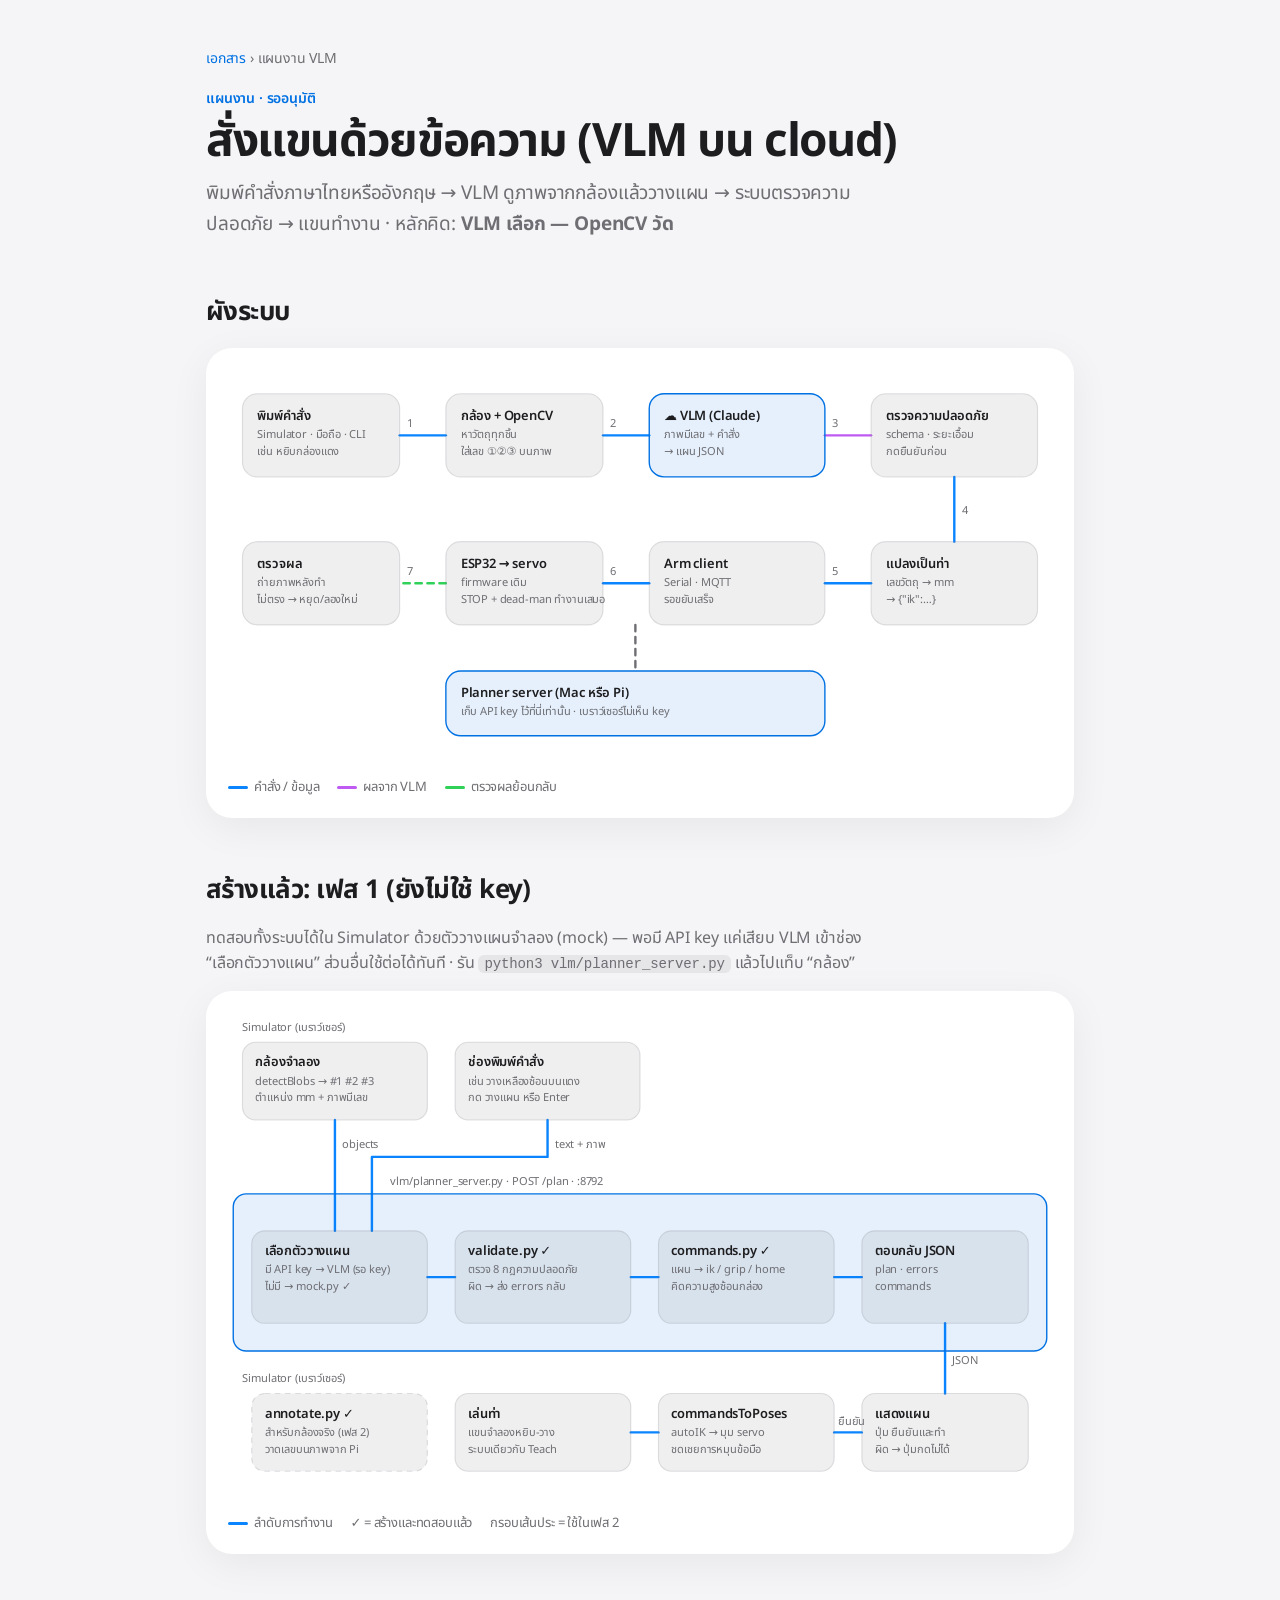
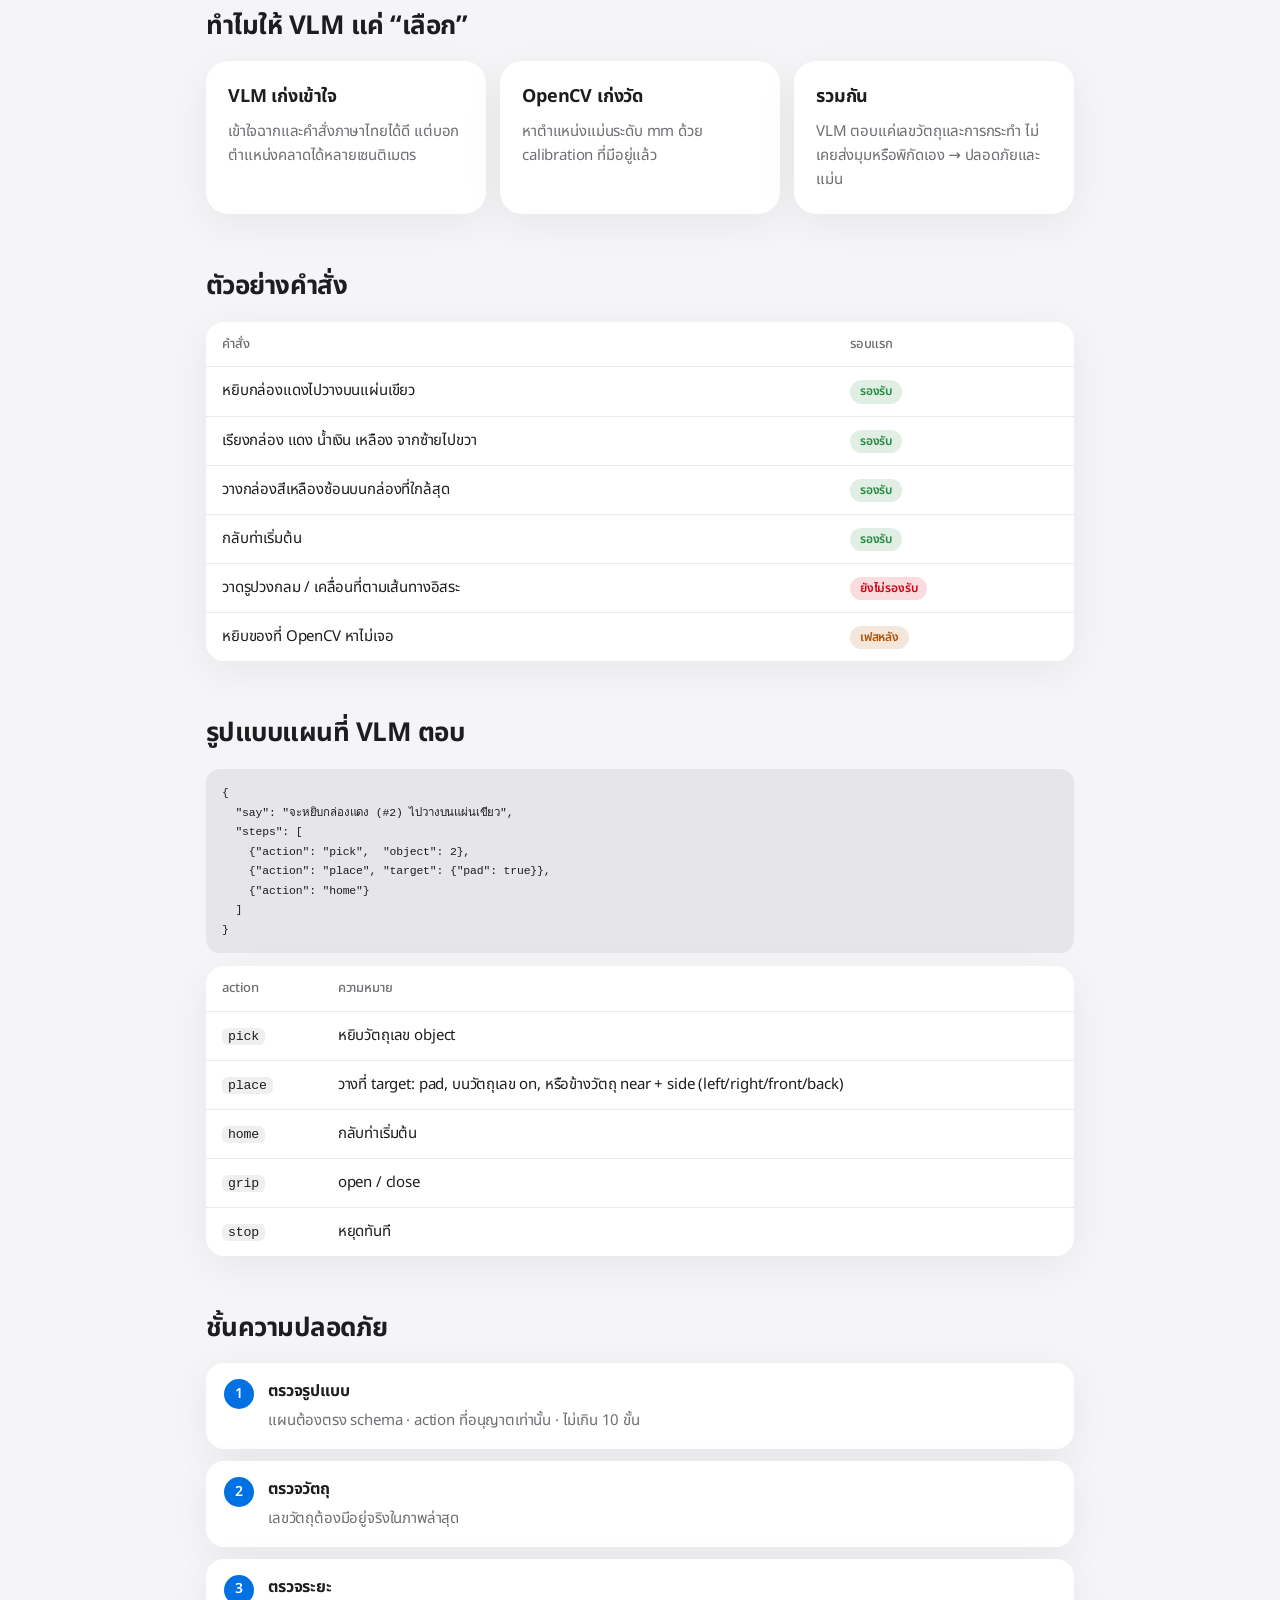
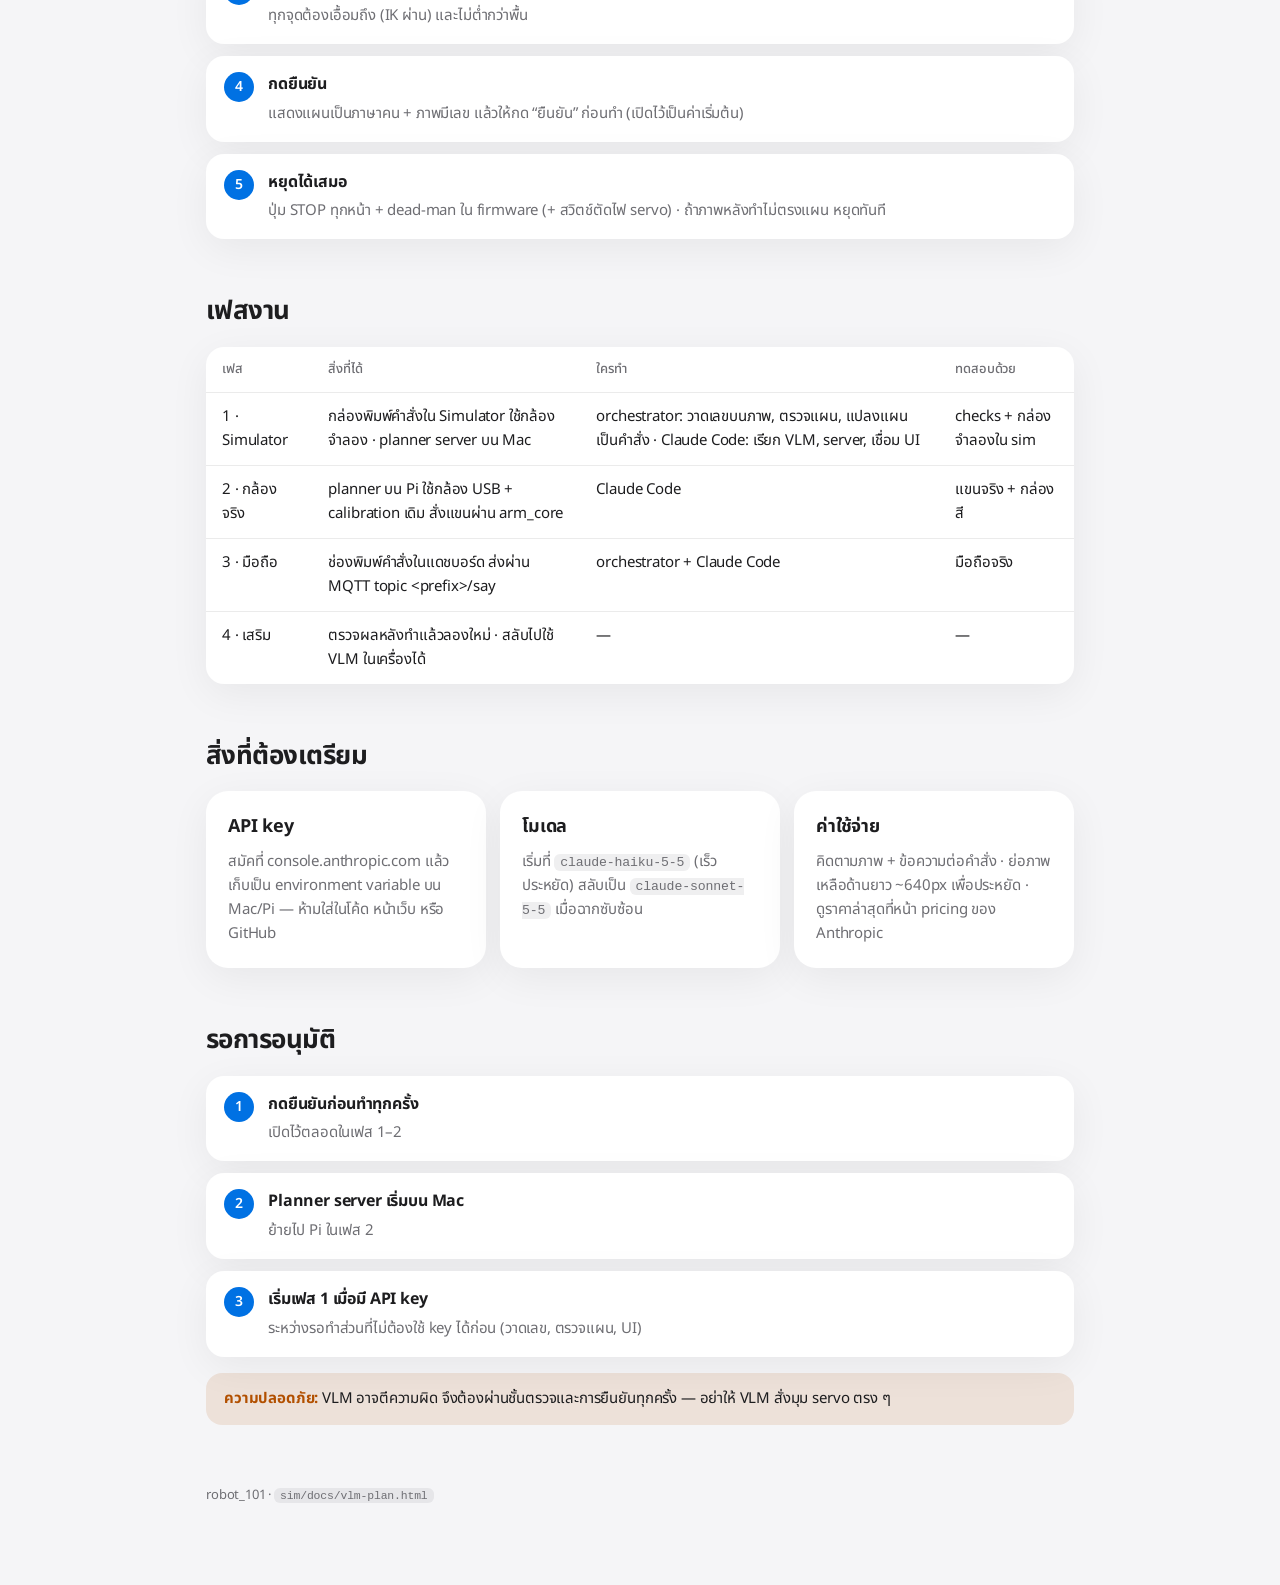
<file: sim/docs/vlm-plan.html>
<!DOCTYPE html>
<html lang="th">
<head>
  <meta charset="utf-8">
  <meta name="viewport" content="width=device-width, initial-scale=1">
  <title>VLM Plan</title>
  <link rel="preconnect" href="https://fonts.googleapis.com">
  <link rel="preconnect" href="https://fonts.gstatic.com" crossorigin>
  <link href="https://fonts.googleapis.com/css2?family=Noto+Sans+Thai:wght@400;600;700&display=swap" rel="stylesheet">
  <link rel="stylesheet" href="docs.css">
</head>
<body>
  <main>
    <div class="crumb"><a href="index.html">เอกสาร</a> › แผนงาน VLM</div>
    <p class="eyebrow">แผนงาน · รออนุมัติ</p>
    <h1>สั่งแขนด้วยข้อความ (VLM บน cloud)</h1>
    <p class="lede">พิมพ์คำสั่งภาษาไทยหรืออังกฤษ → VLM ดูภาพจากกล้องแล้ววางแผน → ระบบตรวจความปลอดภัย → แขนทำงาน · หลักคิด: <b>VLM เลือก — OpenCV วัด</b></p>

    <h2>ผังระบบ</h2>
    <figure class="diagram" style="margin:0">
      <svg viewBox="0 0 900 430" role="img" aria-label="ผังระบบ VLM: พิมพ์คำสั่ง ถ่ายภาพ หาวัตถุ ส่ง VLM บน cloud ตรวจแผน แล้วสั่งแขน">
  <!-- Paths (drawn before boxes) -->
  <path class="w blue" d="M190 75H240"/>
  <path class="w blue" d="M410 75H460"/>
  <path class="w purple" d="M650 75H700"/>
  <path class="w blue" d="M790 120V190"/>
  <path class="w blue" d="M700 235H650"/>
  <path class="w blue" d="M460 235H410"/>
  <path class="w green dash" d="M240 235H190"/>
  <path class="w gray dash" d="M445 280V330"/>

  <!-- Step numbers -->
  <text x="198" y="66" class="s">1</text>
  <text x="418" y="66" class="s">2</text>
  <text x="658" y="66" class="s">3</text>
  <text x="798" y="160" class="s">4</text>
  <text x="658" y="226" class="s">5</text>
  <text x="418" y="226" class="s">6</text>
  <text x="198" y="226" class="s">7</text>

  <!-- Boxes -->
  <rect x="20" y="30" width="170" height="90" rx="16" class="blk"/>
  <text x="36" y="58" class="t">พิมพ์คำสั่ง</text>
  <text x="36" y="78" class="s">Simulator · มือถือ · CLI</text>
  <text x="36" y="96" class="s">เช่น หยิบกล่องแดง</text>

  <rect x="240" y="30" width="170" height="90" rx="16" class="blk"/>
  <text x="256" y="58" class="t">กล้อง + OpenCV</text>
  <text x="256" y="78" class="s">หาวัตถุทุกชิ้น</text>
  <text x="256" y="96" class="s">ใส่เลข ①②③ บนภาพ</text>

  <rect x="460" y="30" width="190" height="90" rx="16" class="blk-hi"/>
  <text x="476" y="58" class="t">☁ VLM (Claude)</text>
  <text x="476" y="78" class="s">ภาพมีเลข + คำสั่ง</text>
  <text x="476" y="96" class="s">→ แผน JSON</text>

  <rect x="700" y="30" width="180" height="90" rx="16" class="blk"/>
  <text x="716" y="58" class="t">ตรวจความปลอดภัย</text>
  <text x="716" y="78" class="s">schema · ระยะเอื้อม</text>
  <text x="716" y="96" class="s">กดยืนยันก่อน</text>

  <rect x="700" y="190" width="180" height="90" rx="16" class="blk"/>
  <text x="716" y="218" class="t">แปลงเป็นท่า</text>
  <text x="716" y="238" class="s">เลขวัตถุ → mm</text>
  <text x="716" y="256" class="s">→ {"ik":…}</text>

  <rect x="460" y="190" width="190" height="90" rx="16" class="blk"/>
  <text x="476" y="218" class="t">Arm client</text>
  <text x="476" y="238" class="s">Serial · MQTT</text>
  <text x="476" y="256" class="s">รอขยับเสร็จ</text>

  <rect x="240" y="190" width="170" height="90" rx="16" class="blk"/>
  <text x="256" y="218" class="t">ESP32 → servo</text>
  <text x="256" y="238" class="s">firmware เดิม</text>
  <text x="256" y="256" class="s">STOP + dead-man ทำงานเสมอ</text>

  <rect x="20" y="190" width="170" height="90" rx="16" class="blk"/>
  <text x="36" y="218" class="t">ตรวจผล</text>
  <text x="36" y="238" class="s">ถ่ายภาพหลังทำ</text>
  <text x="36" y="256" class="s">ไม่ตรง → หยุด/ลองใหม่</text>

  <rect x="240" y="330" width="410" height="70" rx="16" class="blk-hi"/>
  <text x="256" y="358" class="t">Planner server (Mac หรือ Pi)</text>
  <text x="256" y="378" class="s">เก็บ API key ไว้ที่นี่เท่านั้น · เบราว์เซอร์ไม่เห็น key</text>
</svg>
      <div class="legend">
        <span><i style="background:var(--c-blue)"></i>คำสั่ง / ข้อมูล</span>
        <span><i style="background:var(--c-purple)"></i>ผลจาก VLM</span>
        <span><i style="background:var(--c-green)"></i>ตรวจผลย้อนกลับ</span>
      </div>
    </figure>
  <h2>สร้างแล้ว: เฟส 1 (ยังไม่ใช้ key)</h2>
  <p class="lede" style="font-size:16px;margin-bottom:14px">ทดสอบทั้งระบบได้ใน Simulator ด้วยตัววางแผนจำลอง (mock) — พอมี API key แค่เสียบ VLM เข้าช่อง “เลือกตัววางแผน” ส่วนอื่นใช้ต่อได้ทันที · รัน <code>python3 vlm/planner_server.py</code> แล้วไปแท็บ “กล้อง”</p>
  <figure class="diagram" style="margin:0">
    <svg viewBox="0 0 900 530" role="img" aria-label="ผังสิ่งที่สร้างแล้ว: Simulator ส่งคำสั่งและวัตถุไป planner server ซึ่งใช้ mock หรือ VLM ตรวจแผน แปลงเป็นคำสั่ง แล้ว Simulator ยืนยันและเล่นท่า">
  <!-- Paths -->
  <path class="w blue" d="M120 120V240"/>
  <path class="w blue" d="M350 120V160H160V240"/>
  <path class="w blue" d="M220 290H250"/>
  <path class="w blue" d="M440 290H470"/>
  <path class="w blue" d="M660 290H690"/>
  <path class="w blue" d="M780 340V416"/>
  <path class="w blue" d="M690 458H660"/>
  <path class="w blue" d="M470 458H440"/>
  <!-- Rectangles -->
  <rect class="blk-hi" x="10" y="200" width="880" height="170" rx="14"/>
  <rect class="blk" x="20" y="36" width="200" height="84" rx="14"/>
  <rect class="blk" x="250" y="36" width="200" height="84" rx="14"/>
  <rect class="blk" x="30" y="240" width="190" height="100" rx="14"/>
  <rect class="blk" x="250" y="240" width="190" height="100" rx="14"/>
  <rect class="blk" x="470" y="240" width="190" height="100" rx="14"/>
  <rect class="blk" x="690" y="240" width="180" height="100" rx="14"/>
  <rect class="blk" x="690" y="416" width="180" height="84" rx="14"/>
  <rect class="blk" x="470" y="416" width="190" height="84" rx="14"/>
  <rect class="blk" x="250" y="416" width="190" height="84" rx="14"/>
  <rect class="blk" x="30" y="416" width="190" height="84" rx="14" stroke-dasharray="6 5"/>
  <text class="s" x="20" y="24">Simulator (เบราว์เซอร์)</text>
  <text class="s" x="180" y="190">vlm/planner_server.py · POST /plan · :8792</text>
  <text class="s" x="20" y="404">Simulator (เบราว์เซอร์)</text>
  <text class="t" x="34" y="62">กล้องจำลอง</text>
  <text class="s" x="34" y="82">detectBlobs → #1 #2 #3</text>
  <text class="s" x="34" y="100">ตำแหน่ง mm + ภาพมีเลข</text>
  <text class="t" x="264" y="62">ช่องพิมพ์คำสั่ง</text>
  <text class="s" x="264" y="82">เช่น วางเหลืองซ้อนบนแดง</text>
  <text class="s" x="264" y="100">กด วางแผน หรือ Enter</text>
  <text class="t" x="44" y="266">เลือกตัววางแผน</text>
  <text class="s" x="44" y="286">มี API key → VLM (รอ key)</text>
  <text class="s" x="44" y="304">ไม่มี → mock.py ✓</text>
  <text class="t" x="264" y="266">validate.py ✓</text>
  <text class="s" x="264" y="286">ตรวจ 8 กฎความปลอดภัย</text>
  <text class="s" x="264" y="304">ผิด → ส่ง errors กลับ</text>
  <text class="t" x="484" y="266">commands.py ✓</text>
  <text class="s" x="484" y="286">แผน → ik / grip / home</text>
  <text class="s" x="484" y="304">คิดความสูงซ้อนกล่อง</text>
  <text class="t" x="704" y="266">ตอบกลับ JSON</text>
  <text class="s" x="704" y="286">plan · errors</text>
  <text class="s" x="704" y="304">commands</text>
  <text class="t" x="704" y="442">แสดงแผน</text>
  <text class="s" x="704" y="462">ปุ่ม ยืนยันและทำ</text>
  <text class="s" x="704" y="480">ผิด → ปุ่มกดไม่ได้</text>
  <text class="t" x="484" y="442">commandsToPoses</text>
  <text class="s" x="484" y="462">autoIK → มุม servo</text>
  <text class="s" x="484" y="480">ชดเชยการหมุนข้อมือ</text>
  <text class="t" x="264" y="442">เล่นท่า</text>
  <text class="s" x="264" y="462">แขนจำลองหยิบ-วาง</text>
  <text class="s" x="264" y="480">ระบบเดียวกับ Teach</text>
  <text class="t" x="44" y="442">annotate.py ✓</text>
  <text class="s" x="44" y="462">สำหรับกล้องจริง (เฟส 2)</text>
  <text class="s" x="44" y="480">วาดเลขบนภาพจาก Pi</text>
  <text class="s" x="128" y="150">objects</text>
  <text class="s" x="358" y="150">text + ภาพ</text>
  <text class="s" x="788" y="384">JSON</text>
  <text class="s" x="664" y="450">ยืนยัน</text>
</svg>
    <div class="legend">
      <span><i style="background:var(--c-blue)"></i>ลำดับการทำงาน</span>
      <span>✓ = สร้างและทดสอบแล้ว</span>
      <span>กรอบเส้นประ = ใช้ในเฟส 2</span>
    </div>
  </figure>


    <h2>ทำไมให้ VLM แค่ “เลือก”</h2>
    <div class="grid">
      <div class="card">
        <h3>VLM เก่งเข้าใจ</h3>
        <p>เข้าใจฉากและคำสั่งภาษาไทยได้ดี แต่บอกตำแหน่งคลาดได้หลายเซนติเมตร</p>
      </div>
      <div class="card">
        <h3>OpenCV เก่งวัด</h3>
        <p>หาตำแหน่งแม่นระดับ mm ด้วย calibration ที่มีอยู่แล้ว</p>
      </div>
      <div class="card">
        <h3>รวมกัน</h3>
        <p>VLM ตอบแค่เลขวัตถุและการกระทำ ไม่เคยส่งมุมหรือพิกัดเอง → ปลอดภัยและแม่น</p>
      </div>
    </div>

    <h2>ตัวอย่างคำสั่ง</h2>
    <table>
      <tr><th>คำสั่ง</th><th>รอบแรก</th></tr>
      <tr><td>หยิบกล่องแดงไปวางบนแผ่นเขียว</td><td><span class="tag ok">รองรับ</span></td></tr>
      <tr><td>เรียงกล่อง แดง น้ำเงิน เหลือง จากซ้ายไปขวา</td><td><span class="tag ok">รองรับ</span></td></tr>
      <tr><td>วางกล่องสีเหลืองซ้อนบนกล่องที่ใกล้สุด</td><td><span class="tag ok">รองรับ</span></td></tr>
      <tr><td>กลับท่าเริ่มต้น</td><td><span class="tag ok">รองรับ</span></td></tr>
      <tr><td>วาดรูปวงกลม / เคลื่อนที่ตามเส้นทางอิสระ</td><td><span class="tag bad">ยังไม่รองรับ</span></td></tr>
      <tr><td>หยิบของที่ OpenCV หาไม่เจอ</td><td><span class="tag warn">เฟสหลัง</span></td></tr>
    </table>

    <h2>รูปแบบแผนที่ VLM ตอบ</h2>
    <pre><code>{
  "say": "จะหยิบกล่องแดง (#2) ไปวางบนแผ่นเขียว",
  "steps": [
    {"action": "pick",  "object": 2},
    {"action": "place", "target": {"pad": true}},
    {"action": "home"}
  ]
}
</code></pre>
    <table>
      <tr><th>action</th><th>ความหมาย</th></tr>
      <tr><td><code>pick</code></td><td>หยิบวัตถุเลข object</td></tr>
      <tr><td><code>place</code></td><td>วางที่ target: pad, บนวัตถุเลข on, หรือข้างวัตถุ near + side (left/right/front/back)</td></tr>
      <tr><td><code>home</code></td><td>กลับท่าเริ่มต้น</td></tr>
      <tr><td><code>grip</code></td><td>open / close</td></tr>
      <tr><td><code>stop</code></td><td>หยุดทันที</td></tr>
    </table>

    <h2>ชั้นความปลอดภัย</h2>
    <ol class="steps">
      <li><b>ตรวจรูปแบบ</b><p>แผนต้องตรง schema · action ที่อนุญาตเท่านั้น · ไม่เกิน 10 ขั้น</p></li>
      <li><b>ตรวจวัตถุ</b><p>เลขวัตถุต้องมีอยู่จริงในภาพล่าสุด</p></li>
      <li><b>ตรวจระยะ</b><p>ทุกจุดต้องเอื้อมถึง (IK ผ่าน) และไม่ต่ำกว่าพื้น</p></li>
      <li><b>กดยืนยัน</b><p>แสดงแผนเป็นภาษาคน + ภาพมีเลข แล้วให้กด “ยืนยัน” ก่อนทำ (เปิดไว้เป็นค่าเริ่มต้น)</p></li>
      <li><b>หยุดได้เสมอ</b><p>ปุ่ม STOP ทุกหน้า + dead-man ใน firmware (+ สวิตช์ตัดไฟ servo) · ถ้าภาพหลังทำไม่ตรงแผน หยุดทันที</p></li>
    </ol>

    <h2>เฟสงาน</h2>
    <table>
      <tr><th>เฟส</th><th>สิ่งที่ได้</th><th>ใครทำ</th><th>ทดสอบด้วย</th></tr>
      <tr><td>1 · Simulator</td><td>กล่องพิมพ์คำสั่งใน Simulator ใช้กล้องจำลอง · planner server บน Mac</td><td>orchestrator: วาดเลขบนภาพ, ตรวจแผน, แปลงแผนเป็นคำสั่ง · Claude Code: เรียก VLM, server, เชื่อม UI</td><td>checks + กล่องจำลองใน sim</td></tr>
      <tr><td>2 · กล้องจริง</td><td>planner บน Pi ใช้กล้อง USB + calibration เดิม สั่งแขนผ่าน arm_core</td><td>Claude Code</td><td>แขนจริง + กล่องสี</td></tr>
      <tr><td>3 · มือถือ</td><td>ช่องพิมพ์คำสั่งในแดชบอร์ด ส่งผ่าน MQTT topic &lt;prefix&gt;/say</td><td>orchestrator + Claude Code</td><td>มือถือจริง</td></tr>
      <tr><td>4 · เสริม</td><td>ตรวจผลหลังทำแล้วลองใหม่ · สลับไปใช้ VLM ในเครื่องได้</td><td>—</td><td>—</td></tr>
    </table>

    <h2>สิ่งที่ต้องเตรียม</h2>
    <div class="grid">
      <div class="card">
        <h3>API key</h3>
        <p>สมัคที่ console.anthropic.com แล้วเก็บเป็น environment variable บน Mac/Pi — ห้ามใส่ในโค้ด หน้าเว็บ หรือ GitHub</p>
      </div>
      <div class="card">
        <h3>โมเดล</h3>
        <p>เริ่มที่ <code>claude-haiku-5-5</code> (เร็ว ประหยัด) สลับเป็น <code>claude-sonnet-5-5</code> เมื่อฉากซับซ้อน</p>
      </div>
      <div class="card">
        <h3>ค่าใช้จ่าย</h3>
        <p>คิดตามภาพ + ข้อความต่อคำสั่ง · ย่อภาพเหลือด้านยาว ~640px เพื่อประหยัด · ดูราคาล่าสุดที่หน้า pricing ของ Anthropic</p>
      </div>
    </div>

    <h2>รอการอนุมัติ</h2>
    <ol class="steps">
      <li><b>กดยืนยันก่อนทำทุกครั้ง</b><p>เปิดไว้ตลอดในเฟส 1–2</p></li>
      <li><b>Planner server เริ่มบน Mac</b><p>ย้ายไป Pi ในเฟส 2</p></li>
      <li><b>เริ่มเฟส 1 เมื่อมี API key</b><p>ระหว่างรอทำส่วนที่ไม่ต้องใช้ key ได้ก่อน (วาดเลข, ตรวจแผน, UI)</p></li>
    </ol>

    <div class="note"><b>ความปลอดภัย:</b> VLM อาจตีความผิด จึงต้องผ่านชั้นตรวจและการยืนยันทุกครั้ง — อย่าให้ VLM สั่งมุม servo ตรง ๆ</div>

    <footer>robot_101 · <code>sim/docs/vlm-plan.html</code></footer>
  </main>
</body>
</html>
</file>
<file: sim/docs/docs.css>
/* Shared style for robot_101 docs pages — Apple-like, light/dark */
:root {
  --font: -apple-system, BlinkMacSystemFont, "SF Pro Text", "Noto Sans Thai", system-ui, sans-serif;
  --mono: ui-monospace, "SF Mono", Menlo, monospace;
  --bg: #f5f5f7; --card: #ffffff; --text: #1d1d1f; --muted: #6e6e73; --hairline: rgba(0,0,0,.08);
  --fill: rgba(120,120,128,.12); --fill-2: rgba(120,120,128,.22);
  --accent: #0071e3; --accent-soft: rgba(0,113,227,.1);
  --ok: #248a3d; --warn: #b25000; --bad: #d70015;
  --c-blue: #0a84ff; --c-purple: #bf5af2; --c-green: #30d158; --c-red: #ff453a; --c-orange: #ff9f0a;
  --shadow: 0 10px 40px rgba(0,0,0,.06);
}
@media (prefers-color-scheme: dark) {
  :root:not([data-theme="light"]) {
    --bg: #000; --card: #1c1c1e; --text: #f5f5f7; --muted: #98989d; --hairline: rgba(255,255,255,.1);
    --fill: rgba(120,120,128,.24); --fill-2: rgba(120,120,128,.36);
    --accent: #0a84ff; --accent-soft: rgba(10,132,255,.18);
    --ok: #30d158; --warn: #ff9f0a; --bad: #ff453a; --shadow: none;
  }
}
* { box-sizing: border-box; }
html { -webkit-text-size-adjust: 100%; }
body { margin: 0; background: var(--bg); color: var(--text); font: 16px/1.6 var(--font); -webkit-font-smoothing: antialiased; letter-spacing: -.01em; }
main { max-width: 900px; margin: 0 auto; padding: 48px 16px 80px; }
a { color: var(--accent); text-decoration: none; } a:hover { text-decoration: underline; }
code { font: .88em var(--mono); background: var(--fill); padding: 1px 6px; border-radius: 6px; }
pre { font: 13px/1.5 var(--mono); background: var(--fill); padding: 14px 16px; border-radius: 14px; overflow-x: auto; }
pre code { background: none; padding: 0; }

.crumb { font-size: 14px; color: var(--muted); margin-bottom: 18px; }
.eyebrow { font-size: 14px; font-weight: 600; color: var(--accent); margin: 0 0 6px; }
h1 { font-size: clamp(30px, 5vw, 46px); line-height: 1.1; letter-spacing: -.03em; margin: 0 0 12px; }
.lede { font-size: 19px; color: var(--muted); margin: 0 0 32px; max-width: 680px; }
h2 { font-size: 26px; letter-spacing: -.02em; margin: 52px 0 14px; }
h3 { font-size: 18px; margin: 0 0 8px; }

.card { background: var(--card); border-radius: 22px; padding: 22px; box-shadow: var(--shadow); }
.grid { display: grid; gap: 14px; grid-template-columns: repeat(auto-fit, minmax(240px, 1fr)); }
.card p { margin: 6px 0 0; color: var(--muted); font-size: 15px; }

.diagram { background: var(--card); border-radius: 26px; padding: 18px; box-shadow: var(--shadow); }
.diagram svg { width: 100%; height: auto; display: block; }
.diagram .blk { fill: var(--fill); stroke: var(--fill-2); stroke-width: 1.2; }
.diagram .blk-hi { fill: var(--accent-soft); stroke: var(--accent); stroke-width: 1.5; }
.diagram .t { fill: var(--text); font: 600 14px var(--font); }
.diagram .s { fill: var(--muted); font: 12px var(--font); }
.diagram .m { fill: var(--text); font: 12px var(--mono); }
.diagram .w { fill: none; stroke-width: 2.6; stroke-linecap: round; stroke-linejoin: round; }
.w.blue { stroke: var(--c-blue); } .w.purple { stroke: var(--c-purple); } .w.green { stroke: var(--c-green); }
.w.red { stroke: var(--c-red); } .w.gray { stroke: var(--muted); } .w.dash { stroke-dasharray: 7 6; }
.legend { display: flex; flex-wrap: wrap; gap: 6px 18px; font-size: 13px; color: var(--muted); margin: 14px 4px 2px; }
.legend i { display: inline-block; width: 20px; height: 3px; border-radius: 2px; vertical-align: middle; margin-right: 6px; }

table { width: 100%; border-collapse: collapse; font-size: 15px; background: var(--card); border-radius: 18px; overflow: hidden; box-shadow: var(--shadow); }
th, td { text-align: left; padding: 12px 16px; border-bottom: 1px solid var(--hairline); vertical-align: top; }
th { font-size: 13px; color: var(--muted); font-weight: 500; }
tr:last-child td { border-bottom: 0; }
.tag { display: inline-block; font-size: 12px; font-weight: 600; padding: 2px 10px; border-radius: 999px; white-space: nowrap; }
.tag.ok { color: var(--ok); background: color-mix(in srgb, var(--ok) 14%, transparent); }
.tag.warn { color: var(--warn); background: color-mix(in srgb, var(--warn) 14%, transparent); }
.tag.bad { color: var(--bad); background: color-mix(in srgb, var(--bad) 14%, transparent); }

ol.steps { list-style: none; counter-reset: s; padding: 0; margin: 0; display: grid; gap: 12px; }
ol.steps > li { counter-increment: s; background: var(--card); border-radius: 18px; padding: 16px 18px 16px 62px; position: relative; box-shadow: var(--shadow); }
ol.steps > li::before { content: counter(s); position: absolute; left: 18px; top: 16px; width: 30px; height: 30px; border-radius: 50%;
  background: var(--accent); color: #fff; font-weight: 600; font-size: 14px; display: grid; place-items: center; }
ol.steps p { margin: 4px 0 0; color: var(--muted); font-size: 15px; }
.note { border-radius: 16px; padding: 14px 18px; font-size: 15px; background: color-mix(in srgb, var(--warn) 12%, transparent); margin-top: 16px; }
.note b { color: var(--warn); }
footer { margin-top: 60px; font-size: 13px; color: var(--muted); }
@media (max-width: 600px) { main { padding-top: 28px; } th, td { padding: 10px 12px; font-size: 14px; } }
</file>
